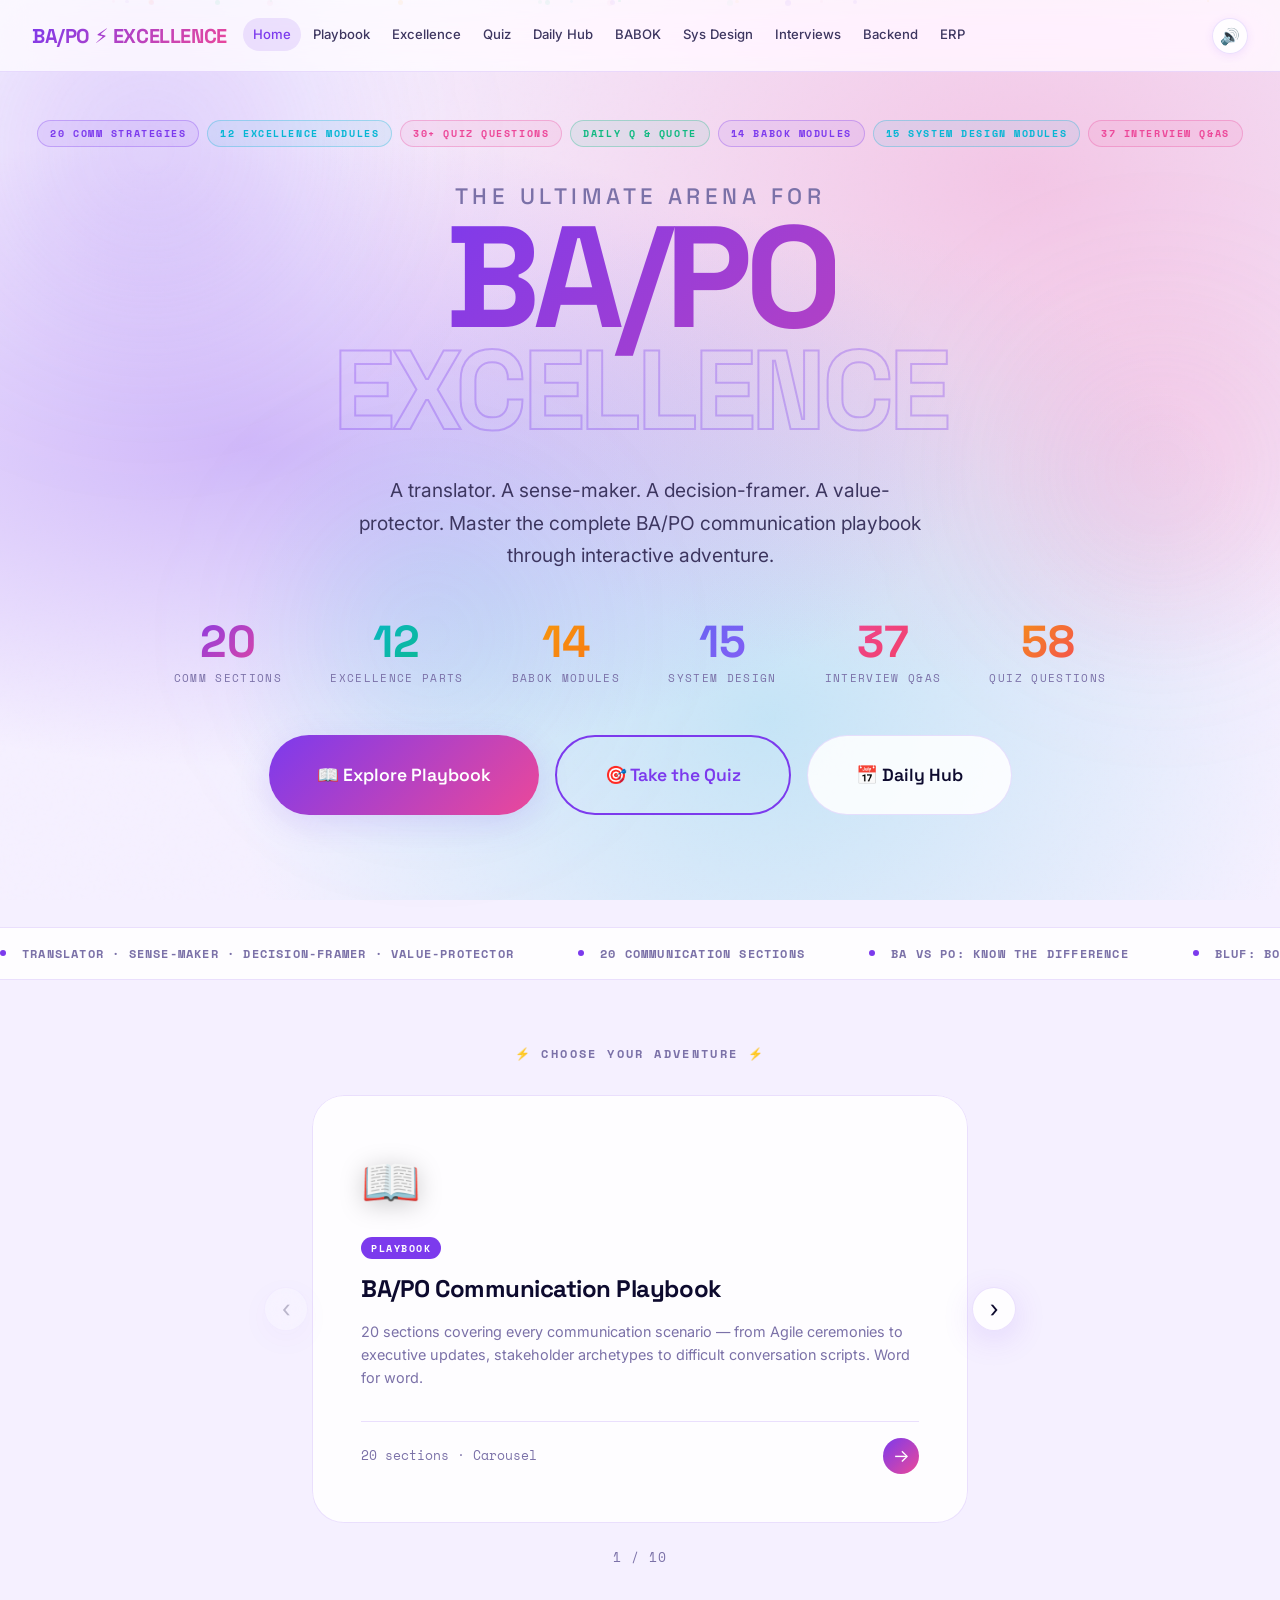
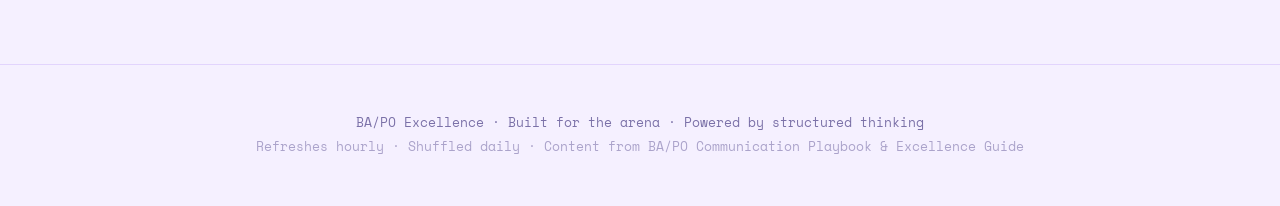
<file: index.html>
<!DOCTYPE html>
<html lang="en">
<head>
  <meta charset="UTF-8">
  <meta name="viewport" content="width=device-width, initial-scale=1.0">
  <meta name="description" content="BA/PO Excellence — The ultimate gamified adventure for Business Analysts & Product Owners">
  <meta name="theme-color" content="#7C3AED">
  <title>BA/PO Excellence — Enter the Arena</title>
  <link rel="stylesheet" href="css/main.css">
  <style>
    /* ── INDEX-SPECIFIC STYLES ─────────────────── */
    .hero-section {
      min-height: calc(100vh - var(--nav-h));
      display: flex;
      flex-direction: column;
      align-items: center;
      justify-content: center;
      text-align: center;
      padding: var(--space-2xl) var(--space-xl);
      position: relative;
    }

    .hero-badge-group {
      display: flex;
      flex-wrap: wrap;
      gap: var(--space-sm);
      justify-content: center;
      margin-bottom: var(--space-xl);
      animation: fadeInDown 0.6s var(--ease-spring) both;
    }

    .hero-badge {
      font-family: var(--font-mono);
      font-size: 0.65rem;
      font-weight: 700;
      letter-spacing: 0.15em;
      text-transform: uppercase;
      padding: 4px 12px;
      border-radius: var(--radius-full);
      border: 1px solid;
    }
    .badge-purple { color: var(--primary); border-color: rgba(124,58,237,0.3); background: rgba(124,58,237,0.08); }
    .badge-pink   { color: var(--secondary); border-color: rgba(236,72,153,0.3); background: rgba(236,72,153,0.08); }
    .badge-cyan   { color: var(--cyan); border-color: rgba(6,182,212,0.3); background: rgba(6,182,212,0.08); }
    .badge-emerald{ color: var(--emerald); border-color: rgba(16,185,129,0.3); background: rgba(16,185,129,0.08); }

    .hero-title-block {
      margin-bottom: var(--space-xl);
      animation: fadeInUp 0.7s var(--ease-spring) 0.1s both;
    }

    .title-line-1 {
      font-family: var(--font-display);
      font-size: clamp(1rem, 3vw, 1.4rem);
      font-weight: 500;
      color: var(--text-muted);
      letter-spacing: 0.2em;
      text-transform: uppercase;
      margin-bottom: var(--space-sm);
    }

    .title-line-2 {
      font-family: var(--font-display);
      font-size: clamp(3.5rem, 12vw, 9rem);
      font-weight: 700;
      line-height: 0.88;
      letter-spacing: -0.05em;
      color: var(--text);
      position: relative;
      display: block;
    }

    .title-line-2 .word-ba {
      background: var(--grad-primary);
      -webkit-background-clip: text;
      -webkit-text-fill-color: transparent;
      background-clip: text;
      background-size: 200% 200%;
      animation: gradientShift 3s ease-in-out infinite alternate;
    }

    .title-line-3 {
      font-family: var(--font-display);
      font-size: clamp(3rem, 10vw, 7rem);
      font-weight: 700;
      line-height: 0.9;
      letter-spacing: -0.04em;
      -webkit-text-stroke: 2px var(--primary);
      -webkit-text-fill-color: transparent;
      opacity: 0.3;
      display: block;
      animation: subtleFlicker 4s ease-in-out infinite;
    }

    @keyframes subtleFlicker {
      0%, 90%, 100% { opacity: 0.3; }
      92% { opacity: 0.5; }
      94% { opacity: 0.3; }
    }

    .hero-tagline {
      font-size: clamp(1rem, 2.5vw, 1.2rem);
      color: var(--text-2);
      max-width: 580px;
      line-height: 1.7;
      margin-bottom: var(--space-2xl);
      animation: fadeInUp 0.7s var(--ease-spring) 0.2s both;
    }

    .hero-cta-group {
      display: flex;
      gap: var(--space-md);
      justify-content: center;
      flex-wrap: wrap;
      animation: fadeInUp 0.7s var(--ease-spring) 0.3s both;
      margin-bottom: var(--space-3xl);
    }

    /* ── SCROLLING TICKER ──────────────────────────────── */
    .ticker-wrap {
      width: 100%;
      overflow: hidden;
      border-top: 1px solid var(--border);
      border-bottom: 1px solid var(--border);
      padding: var(--space-md) 0;
      background: var(--surface);
      backdrop-filter: blur(10px);
      -webkit-backdrop-filter: blur(10px);
      margin-bottom: var(--space-3xl);
    }

    .ticker-track {
      display: flex;
      gap: var(--space-3xl);
      animation: tickerScroll 30s linear infinite;
      width: max-content;
    }

    @keyframes tickerScroll {
      0% { transform: translateX(0); }
      100% { transform: translateX(-50%); }
    }

    .ticker-item {
      font-family: var(--font-mono);
      font-size: 0.75rem;
      font-weight: 700;
      letter-spacing: 0.1em;
      text-transform: uppercase;
      color: var(--text-muted);
      white-space: nowrap;
      display: flex;
      align-items: center;
      gap: var(--space-md);
    }

    .ticker-dot {
      width: 6px; height: 6px;
      border-radius: 50%;
      background: var(--primary);
      flex-shrink: 0;
    }

    /* ── STATS BAR ─────────────────────────────────────── */
    .stats-bar {
      display: flex;
      gap: var(--space-2xl);
      justify-content: center;
      flex-wrap: wrap;
      margin-bottom: var(--space-2xl);
      animation: fadeInUp 0.7s var(--ease-spring) 0.35s both;
    }

    .stat-item {
      text-align: center;
    }
    .stat-num {
      font-family: var(--font-display);
      font-size: clamp(1.8rem, 4vw, 2.8rem);
      font-weight: 700;
      line-height: 1;
      display: block;
    }
    .stat-label {
      font-size: 0.7rem;
      color: var(--text-muted);
      text-transform: uppercase;
      letter-spacing: 0.12em;
      margin-top: 4px;
      display: block;
      font-family: var(--font-mono);
    }

    /* ── PORTAL CAROUSEL ───────────────────────────────── */
    /* Section: no side padding — carousel handles its own spacing */
    .portals-section {
      padding: 0 0 var(--space-4xl);
    }

    .portals-section-label {
      text-align: center;
      font-family: var(--font-mono);
      font-size: 0.75rem;
      font-weight: 700;
      letter-spacing: 0.2em;
      text-transform: uppercase;
      color: var(--text-muted);
      margin-bottom: var(--space-xl);
      padding: 0 var(--space-xl);
    }

    /* Carousel wrapper: constrained width + space for arrow buttons */
    .portal-carousel {
      position: relative;
      max-width: 760px;
      width: 100%;
      margin: 0 auto;
      padding: 0 52px;   /* side space for the arrow buttons */
      box-sizing: border-box;
    }

    /* Viewport clips the sliding track — must have definite width */
    .portal-carousel-viewport {
      width: 100%;
      overflow: hidden;
      border-radius: var(--radius-xl);
    }

    /* Track: same explicit width as the viewport so 100% resolves correctly */
    .portal-carousel-track {
      display: flex;
      width: 100%;
      transition: transform 0.4s var(--ease-spring);
      will-change: transform;
    }

    /* Each card = exactly one viewport width, no shrink/grow */
    .portal-carousel-track .portal-card {
      flex: 0 0 100%;
      width: 100%;
      min-width: 0;
      /* Ensure card content can wrap and expand height freely */
      height: auto;
      box-sizing: border-box;
    }

    .portal-carousel-btn {
      position: absolute;
      top: 50%;
      transform: translateY(-50%);
      width: 44px; height: 44px;
      border-radius: 50%;
      background: var(--surface);
      border: 1px solid var(--border);
      color: var(--text);
      font-size: 1.5rem;
      line-height: 1;
      display: flex;
      align-items: center;
      justify-content: center;
      box-shadow: var(--shadow-md);
      backdrop-filter: blur(10px);
      -webkit-backdrop-filter: blur(10px);
      transition: all var(--dur-fast) var(--ease-spring);
      z-index: 10;
      cursor: pointer;
    }

    .portal-carousel-btn:hover:not(:disabled) {
      transform: translateY(-50%) scale(1.12);
      border-color: var(--primary);
      color: var(--primary);
      background: rgba(124,58,237,0.08);
      box-shadow: var(--shadow-lg);
    }

    .portal-carousel-btn:active:not(:disabled) {
      transform: translateY(-50%) scale(0.95);
    }

    .portal-carousel-btn:disabled {
      opacity: 0.25;
      cursor: not-allowed;
    }

    .portal-carousel-prev { left: 4px; }
    .portal-carousel-next { right: 4px; }

    .portal-carousel-footer {
      display: flex;
      align-items: center;
      justify-content: center;
      margin-top: var(--space-lg);
    }

    .portal-counter {
      font-family: var(--font-mono);
      font-size: 0.8rem;
      color: var(--text-muted);
      letter-spacing: 0.08em;
    }

    @media (max-width: 600px) {
      .portal-carousel {
        padding: 0 40px;
      }
      .portal-carousel-btn { width: 36px; height: 36px; font-size: 1.25rem; }
      .portal-carousel-prev { left: 2px; }
      .portal-carousel-next { right: 2px; }
    }

    /* ── FOOTER ───────────────────────────────────────── */
    .site-footer {
      text-align: center;
      padding: var(--space-2xl);
      border-top: 1px solid var(--border);
      font-size: 0.8rem;
      color: var(--text-muted);
      font-family: var(--font-mono);
    }
  </style>
</head>
<body>
  <!-- Background -->
  <div class="page-bg"></div>
  <div class="orb orb-1"></div>
  <div class="orb orb-2"></div>
  <div class="orb orb-3"></div>
  <div class="particles"></div>
  <div id="resultFlash" class="result-flash"></div>

  <!-- Navbar -->
  <nav class="navbar">
    <span class="navbar-logo">BA/PO ⚡<span class="logo-xl"> EXCELLENCE</span></span>
    <div class="navbar-nav" id="navbarNav">
      <a href="index.html"      class="nav-link">Home</a>
      <a href="playbook.html"   class="nav-link">Playbook</a>
      <a href="excellence.html" class="nav-link">Excellence</a>
      <a href="quiz.html"       class="nav-link">Quiz</a>
      <a href="daily.html"      class="nav-link">Daily Hub</a>
      <a href="babok.html"      class="nav-link">BABOK</a>
      <a href="sysdesign.html"  class="nav-link">Sys Design</a>
      <a href="interviews.html" class="nav-link">Interviews</a>
      <a href="backend.html"    class="nav-link">Backend</a>
      <a href="erp.html"        class="nav-link">ERP</a>
    </div>
    <div class="navbar-actions">
      <button id="soundToggle" class="theme-btn" title="Toggle sound" aria-label="Toggle sound">🔊</button>
      <button class="hamburger-btn" id="mobileMenuBtn" aria-label="Toggle navigation" aria-expanded="false">
        <span></span><span></span><span></span>
      </button>
    </div>
  </nav>

  <!-- Main -->
  <main class="page-content">
    <!-- HERO -->
    <section class="hero-section">
      <div class="hero-badge-group">
        <span class="hero-badge badge-purple">20 Comm Strategies</span>
        <span class="hero-badge badge-cyan">12 Excellence Modules</span>
        <span class="hero-badge badge-pink">30+ Quiz Questions</span>
        <span class="hero-badge badge-emerald">Daily Q & Quote</span>
        <span class="hero-badge badge-purple">14 BABOK Modules</span>
        <span class="hero-badge badge-cyan">15 System Design Modules</span>
        <span class="hero-badge badge-pink">37 Interview Q&As</span>
      </div>

      <div class="hero-title-block">
        <span class="title-line-1">The Ultimate Arena for</span>
        <span class="title-line-2"><span class="word-ba">BA/PO</span></span>
        <span class="title-line-3">EXCELLENCE</span>
      </div>

      <p class="hero-tagline">
        A translator. A sense-maker. A decision-framer. A value-protector.
        Master the complete BA/PO communication playbook through interactive adventure.
      </p>

      <div class="stats-bar">
        <div class="stat-item">
          <span class="stat-num" style="background:var(--grad-primary);-webkit-background-clip:text;-webkit-text-fill-color:transparent;background-clip:text;">20</span>
          <span class="stat-label">Comm Sections</span>
        </div>
        <div class="stat-item">
          <span class="stat-num" style="background:linear-gradient(135deg,#06B6D4,#10B981);-webkit-background-clip:text;-webkit-text-fill-color:transparent;background-clip:text;">12</span>
          <span class="stat-label">Excellence Parts</span>
        </div>
        <div class="stat-item">
          <span class="stat-num" style="background:linear-gradient(135deg,#F59E0B,#F97316);-webkit-background-clip:text;-webkit-text-fill-color:transparent;background-clip:text;">14</span>
          <span class="stat-label">BABOK Modules</span>
        </div>
        <div class="stat-item">
          <span class="stat-num" style="background:linear-gradient(135deg,#6366F1,#8B5CF6);-webkit-background-clip:text;-webkit-text-fill-color:transparent;background-clip:text;">15</span>
          <span class="stat-label">System Design</span>
        </div>
        <div class="stat-item">
          <span class="stat-num" style="background:linear-gradient(135deg,#EC4899,#F43F5E);-webkit-background-clip:text;-webkit-text-fill-color:transparent;background-clip:text;">37</span>
          <span class="stat-label">Interview Q&As</span>
        </div>
        <div class="stat-item">
          <span class="stat-num" style="background:linear-gradient(135deg,#F59E0B,#F43F5E);-webkit-background-clip:text;-webkit-text-fill-color:transparent;background-clip:text;">58</span>
          <span class="stat-label">Quiz Questions</span>
        </div>
      </div>

      <div class="hero-cta-group">
        <a href="playbook.html" class="btn btn-primary btn-lg">📖 Explore Playbook</a>
        <a href="quiz.html"     class="btn btn-outline btn-lg">🎯 Take the Quiz</a>
        <a href="daily.html"    class="btn btn-ghost btn-lg">📅 Daily Hub</a>
      </div>
    </section>

    <!-- TICKER -->
    <div class="ticker-wrap" aria-hidden="true">
      <div class="ticker-track" id="tickerTrack">
        <!-- Populated by JS -->
      </div>
    </div>

    <!-- PORTALS -->
    <section class="portals-section">
      <p class="portals-section-label">⚡ Choose your adventure ⚡</p>
      <div class="portal-carousel">
        <div class="portal-carousel-viewport">
          <div class="portal-carousel-track" id="portalCarouselTrack">

            <a href="playbook.html" class="portal-card portal-playbook" aria-label="BA/PO Communication Playbook">
              <span class="portal-icon">📖</span>
              <span class="portal-tag">PLAYBOOK</span>
              <h2 class="portal-title">BA/PO Communication Playbook</h2>
              <p class="portal-desc">20 sections covering every communication scenario — from Agile ceremonies to executive updates, stakeholder archetypes to difficult conversation scripts. Word for word.</p>
              <div class="portal-meta">
                <span class="portal-count">20 sections · Carousel</span>
                <span class="portal-arrow">→</span>
              </div>
            </a>

            <a href="excellence.html" class="portal-card portal-excellence" aria-label="BA/PO Excellence Guide">
              <span class="portal-icon">⚡</span>
              <span class="portal-tag">EXCELLENCE</span>
              <h2 class="portal-title">BA/PO Excellence Guide</h2>
              <p class="portal-desc">12 modules covering elite BA/PO standards — requirements gathering, stakeholder management, backlog hygiene, UAT, metrics, and the exemplary mindset.</p>
              <div class="portal-meta">
                <span class="portal-count">12 modules · Carousel</span>
                <span class="portal-arrow">→</span>
              </div>
            </a>

            <a href="quiz.html" class="portal-card portal-quiz" aria-label="Rapid Fire Quiz">
              <span class="portal-icon">🎯</span>
              <span class="portal-tag">QUIZ ARENA</span>
              <h2 class="portal-title">Rapid Fire Quiz</h2>
              <p class="portal-desc">30 questions. 10 seconds each. Test everything from BLUF to RAID logs, stakeholder archetypes to the Communication Ladder. Earn XP. Break your high score.</p>
              <div class="portal-meta">
                <span class="portal-count">30 questions · Timed</span>
                <span class="portal-arrow">→</span>
              </div>
            </a>

            <a href="daily.html" class="portal-card portal-daily" aria-label="Daily Hub">
              <span class="portal-icon">📅</span>
              <span class="portal-tag">DAILY HUB</span>
              <h2 class="portal-title">Daily Hub</h2>
              <p class="portal-desc">Quote of the Day. Question of the Day. Rapid Fire deck. All shuffled daily using a seeded algorithm — fresh insights every morning, consistent through the day.</p>
              <div class="portal-meta">
                <span class="portal-count">Daily refresh · Seeded</span>
                <span class="portal-arrow">→</span>
              </div>
            </a>

            <a href="excellence.html#mindset" class="portal-card portal-mission" aria-label="The Exemplary Mindset">
              <span class="portal-icon">🧠</span>
              <span class="portal-tag">MINDSET</span>
              <h2 class="portal-title">The Exemplary BA/PO Mindset</h2>
              <p class="portal-desc">"You are the voice of the user. The protector of why. The translator. The realist." The complete exemplary mindset, skill progression, and 90-day plan.</p>
              <div class="portal-meta">
                <span class="portal-count">Skills · Career path</span>
                <span class="portal-arrow">→</span>
              </div>
            </a>

            <a href="babok.html" class="portal-card" style="--portal-accent:#F59E0B" aria-label="BABOK Guide">
              <span class="portal-icon">📚</span>
              <span class="portal-tag" style="color:#F59E0B;border-color:rgba(245,158,11,0.3);background:rgba(245,158,11,0.08)">BABOK</span>
              <h2 class="portal-title">BABOK Guide</h2>
              <p class="portal-desc">Complete BABOK v3 coverage — all 6 knowledge areas, Bloom's Taxonomy, Business Analysis Planning, Strategy Analysis, and CBAP/CCBA certification prep.</p>
              <div class="portal-meta">
                <span class="portal-count">14 modules · Carousel</span>
                <span class="portal-arrow">→</span>
              </div>
            </a>

            <a href="sysdesign.html" class="portal-card" style="--portal-accent:#6366F1" aria-label="System Design Guide">
              <span class="portal-icon">🏗️</span>
              <span class="portal-tag" style="color:#6366F1;border-color:rgba(99,102,241,0.3);background:rgba(99,102,241,0.08)">SYSTEM DESIGN</span>
              <h2 class="portal-title">System Design Guide</h2>
              <p class="portal-desc">The BA/PO system design interview framework — 14-step process, architecture concepts, deliverables checklist, prioritization, acceptance criteria, and MVP templates.</p>
              <div class="portal-meta">
                <span class="portal-count">15 modules · Carousel</span>
                <span class="portal-arrow">→</span>
              </div>
            </a>

            <a href="interviews.html" class="portal-card" style="--portal-accent:#EC4899" aria-label="Interview Q&A">
              <span class="portal-icon">🎤</span>
              <span class="portal-tag" style="color:#EC4899;border-color:rgba(236,72,153,0.3);background:rgba(236,72,153,0.08)">INTERVIEWS</span>
              <h2 class="portal-title">Interview Q&amp;A</h2>
              <p class="portal-desc">37 interview questions with model answers — core BA skills, SQL tools, STAR behavioral, Agile & Scrum, banking/fintech domain knowledge, and case studies.</p>
              <div class="portal-meta">
                <span class="portal-count">37 Q&As · 10 modules</span>
                <span class="portal-arrow">→</span>
              </div>
            </a>

            <a href="backend.html" class="portal-card" style="--portal-accent:#0EA5E9" aria-label="Backend Fundamentals">
              <span class="portal-icon">⚙️</span>
              <span class="portal-tag" style="color:#0EA5E9;border-color:rgba(14,165,233,0.3);background:rgba(14,165,233,0.08)">BACKEND</span>
              <h2 class="portal-title">Backend Fundamentals</h2>
              <p class="portal-desc">Core backend concepts for BAs & POs — APIs, databases, microservices, authentication, caching, and system integration patterns explained in business terms.</p>
              <div class="portal-meta">
                <span class="portal-count">Modules · Carousel</span>
                <span class="portal-arrow">→</span>
              </div>
            </a>

            <a href="erp.html" class="portal-card" style="--portal-accent:#8B5CF6" aria-label="ERP Guide">
              <span class="portal-icon">🏢</span>
              <span class="portal-tag" style="color:#8B5CF6;border-color:rgba(139,92,246,0.3);background:rgba(139,92,246,0.08)">ERP</span>
              <h2 class="portal-title">ERP Guide</h2>
              <p class="portal-desc">Enterprise Resource Planning from a BA/PO lens — modules, business processes, integration touchpoints, data flows, and how to gather requirements for ERP implementations.</p>
              <div class="portal-meta">
                <span class="portal-count">Modules · Carousel</span>
                <span class="portal-arrow">→</span>
              </div>
            </a>

          </div><!-- /track -->
        </div><!-- /viewport -->
        <button class="portal-carousel-btn portal-carousel-prev" id="portalPrev" aria-label="Previous portal">‹</button>
        <button class="portal-carousel-btn portal-carousel-next" id="portalNext" aria-label="Next portal">›</button>
      </div><!-- /carousel -->
      <div class="portal-carousel-footer">
        <span class="portal-counter" id="portalCounter">1 / 10</span>
      </div>
    </section>

    <!-- FOOTER -->
    <footer class="site-footer">
      <p>BA/PO Excellence · Built for the arena · Powered by structured thinking</p>
      <p style="margin-top:4px;opacity:0.6">Refreshes hourly · Shuffled daily · Content from BA/PO Communication Playbook & Excellence Guide</p>
    </footer>
  </main>

  <script src="js/data.js"></script>
  <script src="js/engine.js"></script>
  <script src="js/sounds.js"></script>
  <script src="js/app.js"></script>
  <script>
    // ── PORTAL CAROUSEL ──────────────────────────────────
    function initPortalCarousel() {
      const track = document.getElementById('portalCarouselTrack');
      const prevBtn = document.getElementById('portalPrev');
      const nextBtn = document.getElementById('portalNext');
      const counter = document.getElementById('portalCounter');
      if (!track) return;

      const cards = Array.from(track.querySelectorAll('.portal-card'));
      const total = cards.length;
      let current = 0;

      // Pin each card to exactly the viewport width (cross-browser reliable)
      function syncWidths() {
        const vpW = track.parentElement.offsetWidth;
        cards.forEach(c => { c.style.width = vpW + 'px'; });
      }
      syncWidths();
      window.addEventListener('resize', syncWidths);

      function update() {
        track.style.transform = 'translateX(-' + (current * 100) + '%)';
        if (counter) counter.textContent = (current + 1) + ' / ' + total;
        prevBtn.disabled = current === 0;
        nextBtn.disabled = current === total - 1;
      }

      function goTo(idx) {
        current = Math.max(0, Math.min(total - 1, idx));
        update();
        if (window.SoundEngine) SoundEngine.hover();
      }

      prevBtn.addEventListener('click', () => goTo(current - 1));
      nextBtn.addEventListener('click', () => goTo(current + 1));

      // Touch / swipe support
      let touchStartX = 0;
      const viewport = track.parentElement;
      viewport.addEventListener('touchstart', e => { touchStartX = e.touches[0].clientX; }, { passive: true });
      viewport.addEventListener('touchend', e => {
        const diff = touchStartX - e.changedTouches[0].clientX;
        if (Math.abs(diff) > 50) goTo(diff > 0 ? current + 1 : current - 1);
      });

      update();
    }

    // ── TICKER POPULATION ─────────────────────────
    function populateTicker() {
      const items = [
        'Translator · Sense-maker · Decision-framer · Value-protector',
        '20 Communication Sections',
        'BA vs PO: Know the difference',
        'BLUF: Bottom Line Up Front',
        'The Communication Ladder: 5 Levels',
        '15 Stakeholder Archetypes',
        'RAID: Risk · Assumption · Issue · Dependency',
        'The Five Levels of Why',
        '30 Rapid Fire Quiz Questions',
        'Daily Quote · Daily Question · Daily Streak',
        '"Agile does not remove the need for clarity"',
        '"A BA/PO without backbone becomes a note-taker"',
        '"Plan for 80% of theoretical capacity"',
      ];
      const track = document.getElementById('tickerTrack');
      if (!track) return;
      // Double for seamless loop
      const allItems = [...items, ...items];
      track.innerHTML = allItems.map(item => `
        <span class="ticker-item">
          <span class="ticker-dot"></span>
          ${item}
        </span>
      `).join('');
    }

    // ── INIT ─────────────────────────────────────
    document.addEventListener('DOMContentLoaded', () => {
      initApp();
      initPortalCards();
      initPortalCarousel();
      populateTicker();

      // Animate stat numbers
      document.querySelectorAll('.stat-num').forEach(el => {
        const target = parseInt(el.textContent);
        let current = 0;
        const step = target / 30;
        const interval = setInterval(() => {
          current = Math.min(target, current + step);
          el.textContent = Math.round(current);
          if (current >= target) clearInterval(interval);
        }, 40);
      });
    });
  </script>
</body>
</html>
</file>
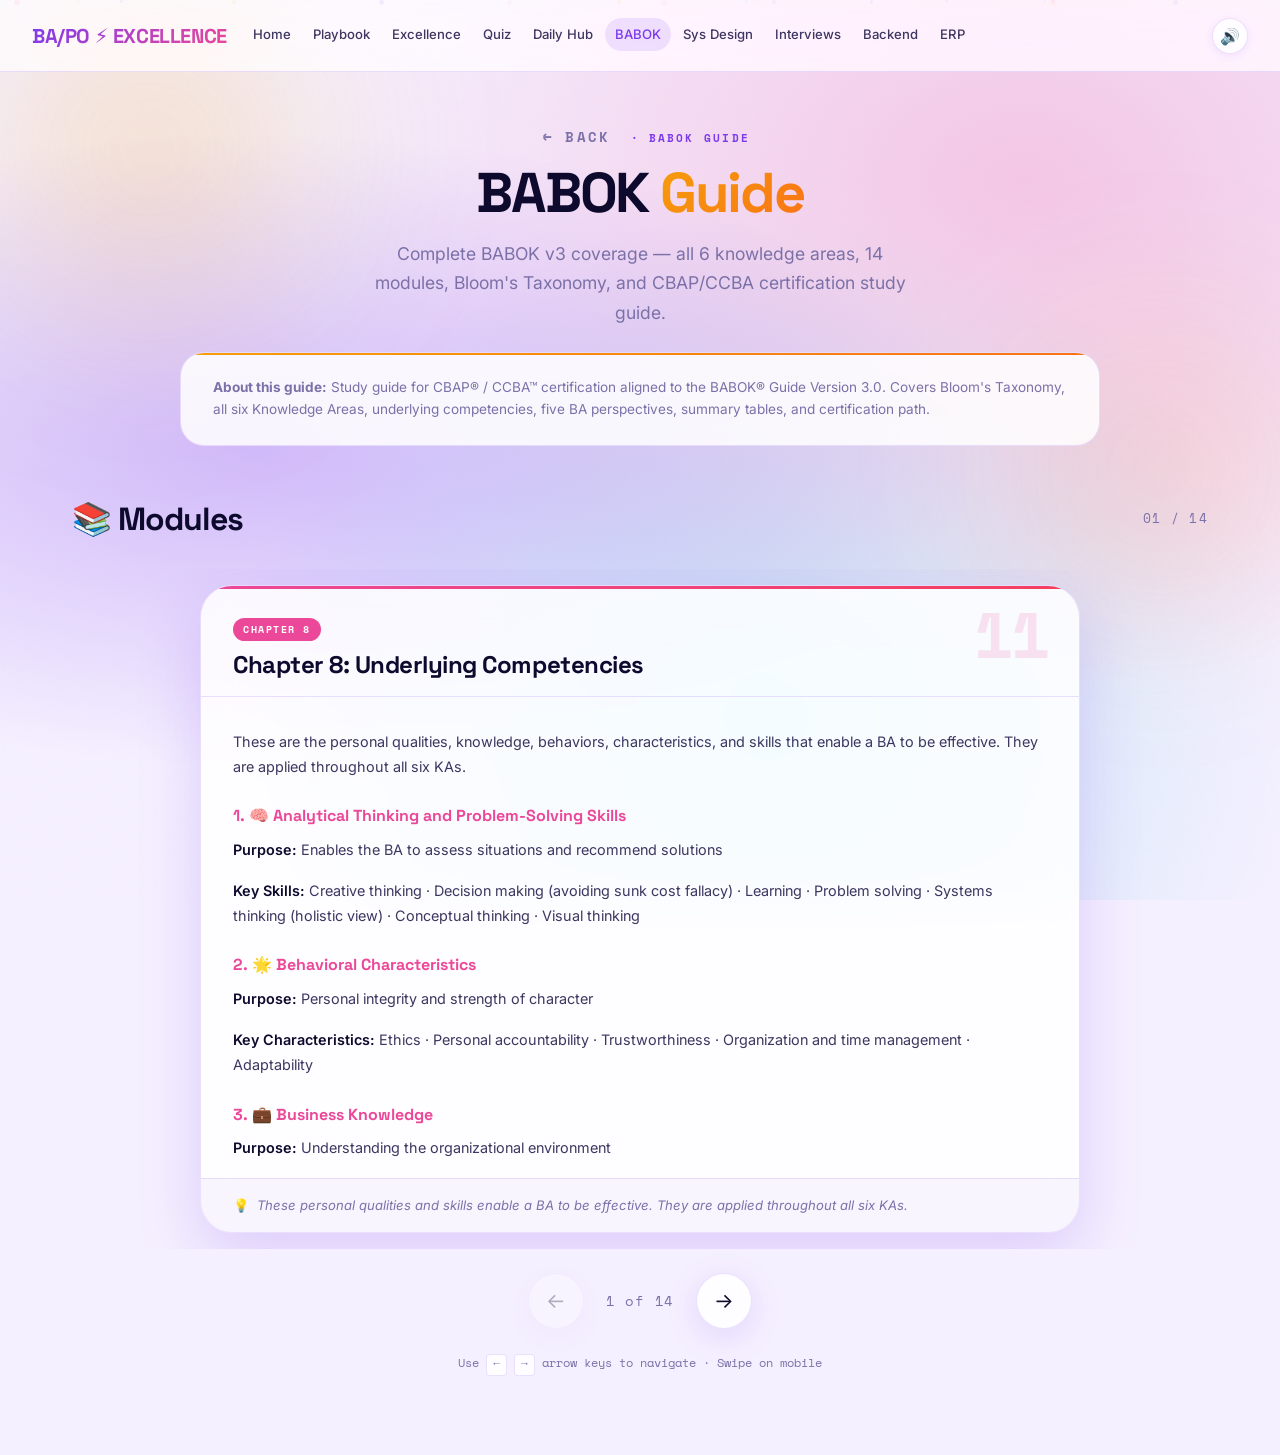
<file: babok.html>
<!DOCTYPE html>
<html lang="en">
<head>
  <meta charset="UTF-8">
  <meta name="viewport" content="width=device-width, initial-scale=1.0">
  <meta name="description" content="BABOK Guide — 14 modules covering all BABOK v3 knowledge areas and certification prep">
  <title>BABOK Guide · BA/PO Excellence</title>
  <link rel="stylesheet" href="css/main.css">
</head>
<body>
  <div class="page-bg"></div>
  <div class="orb orb-1" style="background:radial-gradient(circle,rgba(245,158,11,0.25) 0%,transparent 70%)"></div>
  <div class="orb orb-2" style="background:radial-gradient(circle,rgba(249,115,22,0.2) 0%,transparent 70%)"></div>
  <div class="particles"></div>
  <div id="resultFlash" class="result-flash"></div>

  <!-- Navbar -->
  <nav class="navbar">
    <a href="index.html" class="navbar-logo">BA/PO ⚡<span class="logo-xl"> EXCELLENCE</span></a>
    <div class="navbar-nav" id="navbarNav">
      <a href="index.html"      class="nav-link">Home</a>
      <a href="playbook.html"   class="nav-link">Playbook</a>
      <a href="excellence.html" class="nav-link">Excellence</a>
      <a href="quiz.html"       class="nav-link">Quiz</a>
      <a href="daily.html"      class="nav-link">Daily Hub</a>
      <a href="babok.html"      class="nav-link">BABOK</a>
      <a href="sysdesign.html"  class="nav-link">Sys Design</a>
      <a href="interviews.html" class="nav-link">Interviews</a>
      <a href="backend.html"    class="nav-link">Backend</a>
      <a href="erp.html"        class="nav-link">ERP</a>
    </div>
    <div class="navbar-actions">
      <button id="soundToggle" class="theme-btn" title="Toggle sound" aria-label="Toggle sound">🔊</button>
      <button class="hamburger-btn" id="mobileMenuBtn" aria-label="Toggle navigation" aria-expanded="false">
        <span></span><span></span><span></span>
      </button>
    </div>
  </nav>

  <!-- Main -->
  <main class="page-content">
    <header class="page-header">
      <div class="page-eyebrow">
        <a href="index.html" class="back-link">← Back</a>
        <span>·</span>
        <span>BABOK Guide</span>
      </div>
      <h1 class="page-h1">
        BABOK <span class="accent" style="background:linear-gradient(135deg,#F59E0B,#F97316);-webkit-background-clip:text;background-clip:text;">Guide</span>
      </h1>
      <p class="page-subtitle">
        Complete BABOK v3 coverage — all 6 knowledge areas, 14 modules, Bloom's Taxonomy, and CBAP/CCBA certification study guide.
      </p>
    </header>

    <!-- Intro Banner -->
    <div class="intro-banner" id="introBanner" style="--grad-primary:linear-gradient(135deg,#F59E0B,#F97316)"></div>

    <!-- Carousel Section -->
    <section class="carousel-section" aria-label="BABOK guide carousel">
      <div class="carousel-header">
        <h2 class="carousel-title">📚 Modules</h2>
        <span class="carousel-counter" id="carouselCounter" aria-live="polite">01 / 14</span>
      </div>

      <div class="carousel-track-wrapper" id="carouselWrapper" role="region" aria-label="Module content">
        <!-- Card rendered by JS -->
      </div>

      <nav class="carousel-nav" aria-label="Carousel navigation">
        <button id="prevBtn" class="nav-arrow" aria-label="Previous module" disabled>←</button>
        <span class="nav-progress" id="navProgress" aria-live="polite">1 of 14</span>
        <button id="nextBtn" class="nav-arrow" aria-label="Next module">→</button>
      </nav>

      <p class="keyboard-hint">
        Use <kbd class="kbd">←</kbd> <kbd class="kbd">→</kbd> arrow keys to navigate · Swipe on mobile
      </p>
    </section>
  </main>

  <script src="js/data.js"></script>
  <script src="js/data-babok.js"></script>
  <script src="js/engine.js"></script>
  <script src="js/sounds.js"></script>
  <script src="js/app.js"></script>
  <script>
    document.addEventListener('DOMContentLoaded', () => {
      initApp();

      // Populate intro banner
      const banner = document.getElementById('introBanner');
      if (banner && window.BABOK_DATA) {
        banner.innerHTML = `<strong>About this guide:</strong> ${BABOK_DATA.BABOK_INTRO.replace(/\n/g,'<br>')}`;
      }

      // Build carousel with hourly shuffle
      const sections = window.Engine
        ? Engine.getHourlyCardOrder(BABOK_DATA.BABOK_SECTIONS)
        : BABOK_DATA.BABOK_SECTIONS;

      App.createCarousel(sections, App.renderContentCard);

      // Award XP
      if (window.Engine) {
        Engine.addXP(5);
        App.updateXPBadge();
      }
    });
  </script>
</body>
</html>
</file>
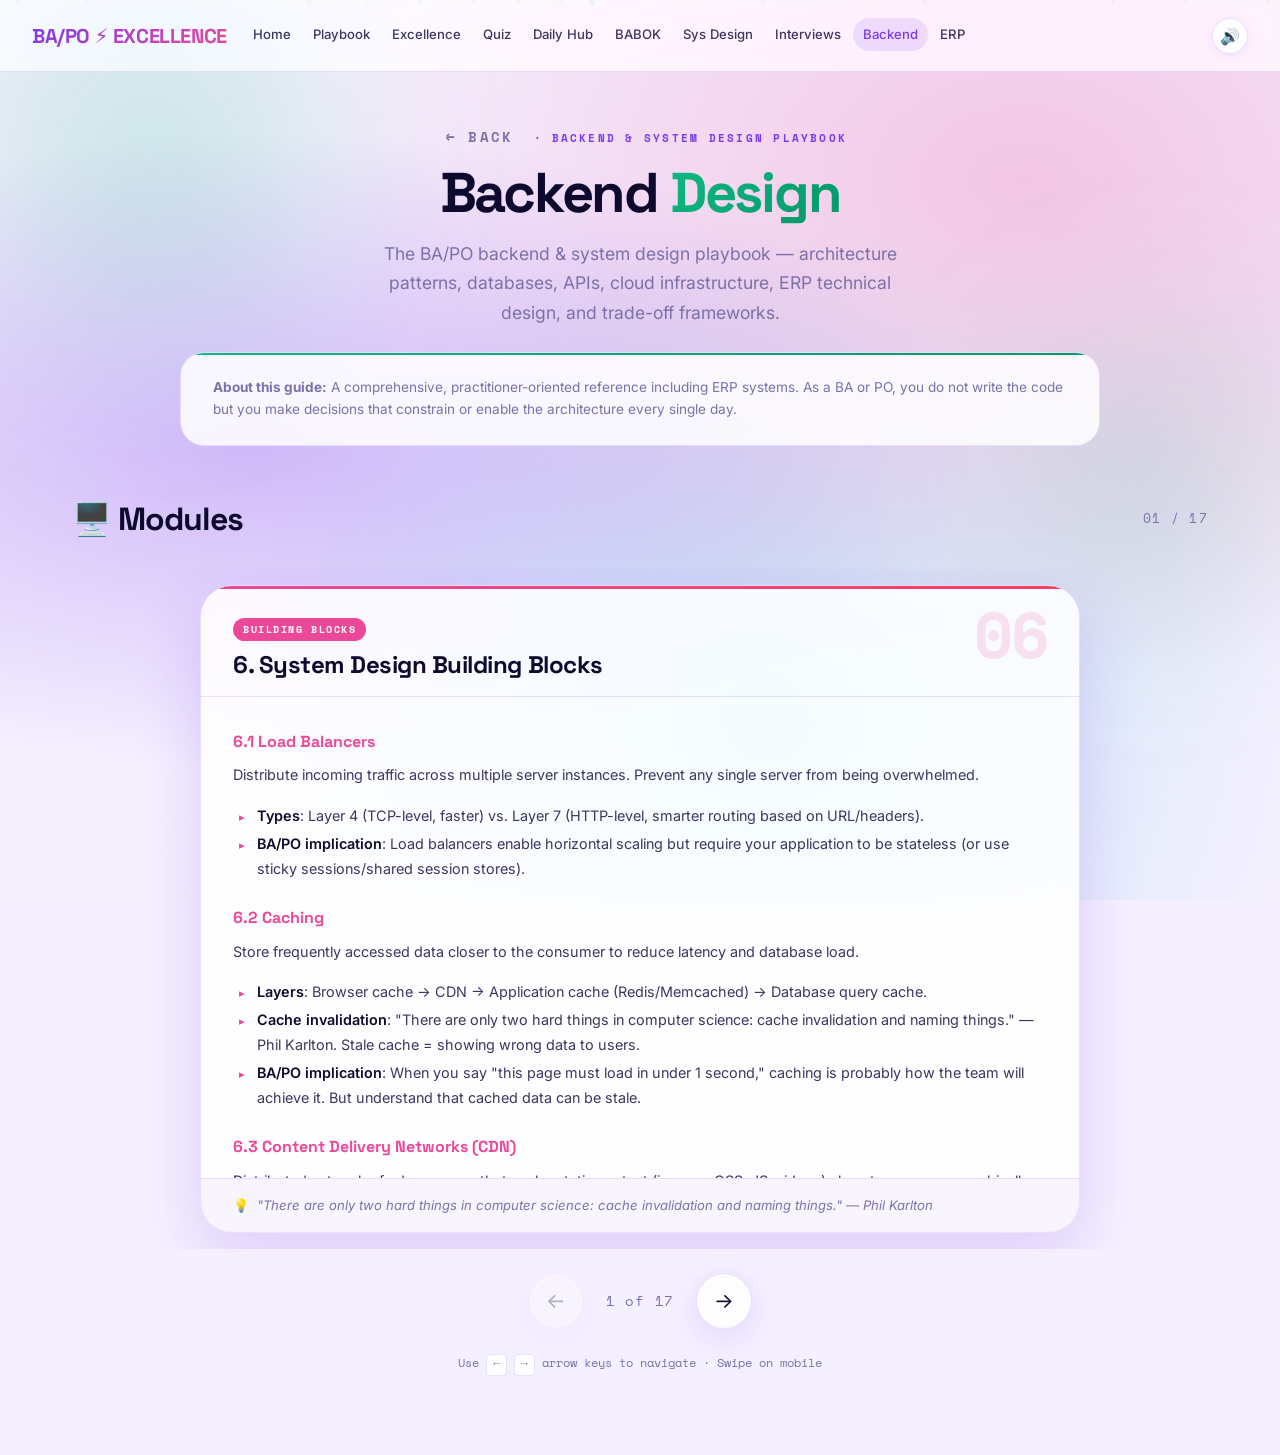
<file: backend.html>
<!DOCTYPE html>
<html lang="en">
<head>
  <meta charset="UTF-8">
  <meta name="viewport" content="width=device-width, initial-scale=1.0">
  <meta name="description" content="Backend & System Design Playbook — 17 modules covering backend architecture, databases, APIs, cloud, ERP technical design, and estimation frameworks for BAs and POs">
  <title>Backend Guide · BA/PO Excellence</title>
  <link rel="stylesheet" href="css/main.css">
</head>
<body>
  <div class="page-bg"></div>
  <div class="orb orb-1" style="background:radial-gradient(circle,rgba(16,185,129,0.25) 0%,transparent 70%)"></div>
  <div class="orb orb-2" style="background:radial-gradient(circle,rgba(5,150,105,0.2) 0%,transparent 70%)"></div>
  <div class="particles"></div>
  <div id="resultFlash" class="result-flash"></div>

  <!-- Navbar -->
  <nav class="navbar">
    <a href="index.html" class="navbar-logo">BA/PO ⚡<span class="logo-xl"> EXCELLENCE</span></a>
    <div class="navbar-nav" id="navbarNav">
      <a href="index.html"      class="nav-link">Home</a>
      <a href="playbook.html"   class="nav-link">Playbook</a>
      <a href="excellence.html" class="nav-link">Excellence</a>
      <a href="quiz.html"       class="nav-link">Quiz</a>
      <a href="daily.html"      class="nav-link">Daily Hub</a>
      <a href="babok.html"      class="nav-link">BABOK</a>
      <a href="sysdesign.html"  class="nav-link">Sys Design</a>
      <a href="interviews.html" class="nav-link">Interviews</a>
      <a href="backend.html"    class="nav-link">Backend</a>
      <a href="erp.html"        class="nav-link">ERP</a>
    </div>
    <div class="navbar-actions">
      <button id="soundToggle" class="theme-btn" title="Toggle sound" aria-label="Toggle sound">🔊</button>
      <button class="hamburger-btn" id="mobileMenuBtn" aria-label="Toggle navigation" aria-expanded="false">
        <span></span><span></span><span></span>
      </button>
    </div>
  </nav>

  <!-- Main -->
  <main class="page-content">
    <header class="page-header">
      <div class="page-eyebrow">
        <a href="index.html" class="back-link">← Back</a>
        <span>·</span>
        <span>Backend &amp; System Design Playbook</span>
      </div>
      <h1 class="page-h1">
        Backend <span class="accent" style="background:linear-gradient(135deg,#10B981,#059669);-webkit-background-clip:text;background-clip:text;">Design</span>
      </h1>
      <p class="page-subtitle">
        The BA/PO backend &amp; system design playbook — architecture patterns, databases, APIs, cloud infrastructure, ERP technical design, and trade-off frameworks.
      </p>
    </header>

    <!-- Intro Banner -->
    <div class="intro-banner" id="introBanner" style="--grad-primary:linear-gradient(135deg,#10B981,#059669)"></div>

    <!-- Carousel Section -->
    <section class="carousel-section" aria-label="Backend guide carousel">
      <div class="carousel-header">
        <h2 class="carousel-title">🖥️ Modules</h2>
        <span class="carousel-counter" id="carouselCounter" aria-live="polite">01 / 17</span>
      </div>

      <div class="carousel-track-wrapper" id="carouselWrapper" role="region" aria-label="Module content">
        <!-- Card rendered by JS -->
      </div>

      <nav class="carousel-nav" aria-label="Carousel navigation">
        <button id="prevBtn" class="nav-arrow" aria-label="Previous module" disabled>←</button>
        <span class="nav-progress" id="navProgress" aria-live="polite">1 of 17</span>
        <button id="nextBtn" class="nav-arrow" aria-label="Next module">→</button>
      </nav>

      <p class="keyboard-hint">
        Use <kbd class="kbd">←</kbd> <kbd class="kbd">→</kbd> arrow keys to navigate · Swipe on mobile
      </p>
    </section>
  </main>

  <script src="js/data.js"></script>
  <script src="js/data-backend.js"></script>
  <script src="js/data-backend-1.js"></script>
  <script src="js/data-backend-2.js"></script>
  <script src="js/data-backend-3.js"></script>
  <script src="js/data-backend-4.js"></script>
  <script src="js/engine.js"></script>
  <script src="js/sounds.js"></script>
  <script src="js/app.js"></script>
  <script>
    document.addEventListener('DOMContentLoaded', () => {
      initApp();

      // Populate intro banner
      const banner = document.getElementById('introBanner');
      if (banner && window.BACKEND_DATA) {
        banner.innerHTML = `<strong>About this guide:</strong> ${BACKEND_DATA.BACKEND_INTRO.replace(/\n/g,'<br>')}`;
      }

      // Build carousel with hourly shuffle
      const sections = window.Engine
        ? Engine.getHourlyCardOrder(BACKEND_DATA.BACKEND_SECTIONS)
        : BACKEND_DATA.BACKEND_SECTIONS;

      App.createCarousel(sections, App.renderContentCard);

      // Award XP
      if (window.Engine) {
        Engine.addXP(5);
        App.updateXPBadge();
      }
    });
  </script>
</body>
</html>
</file>
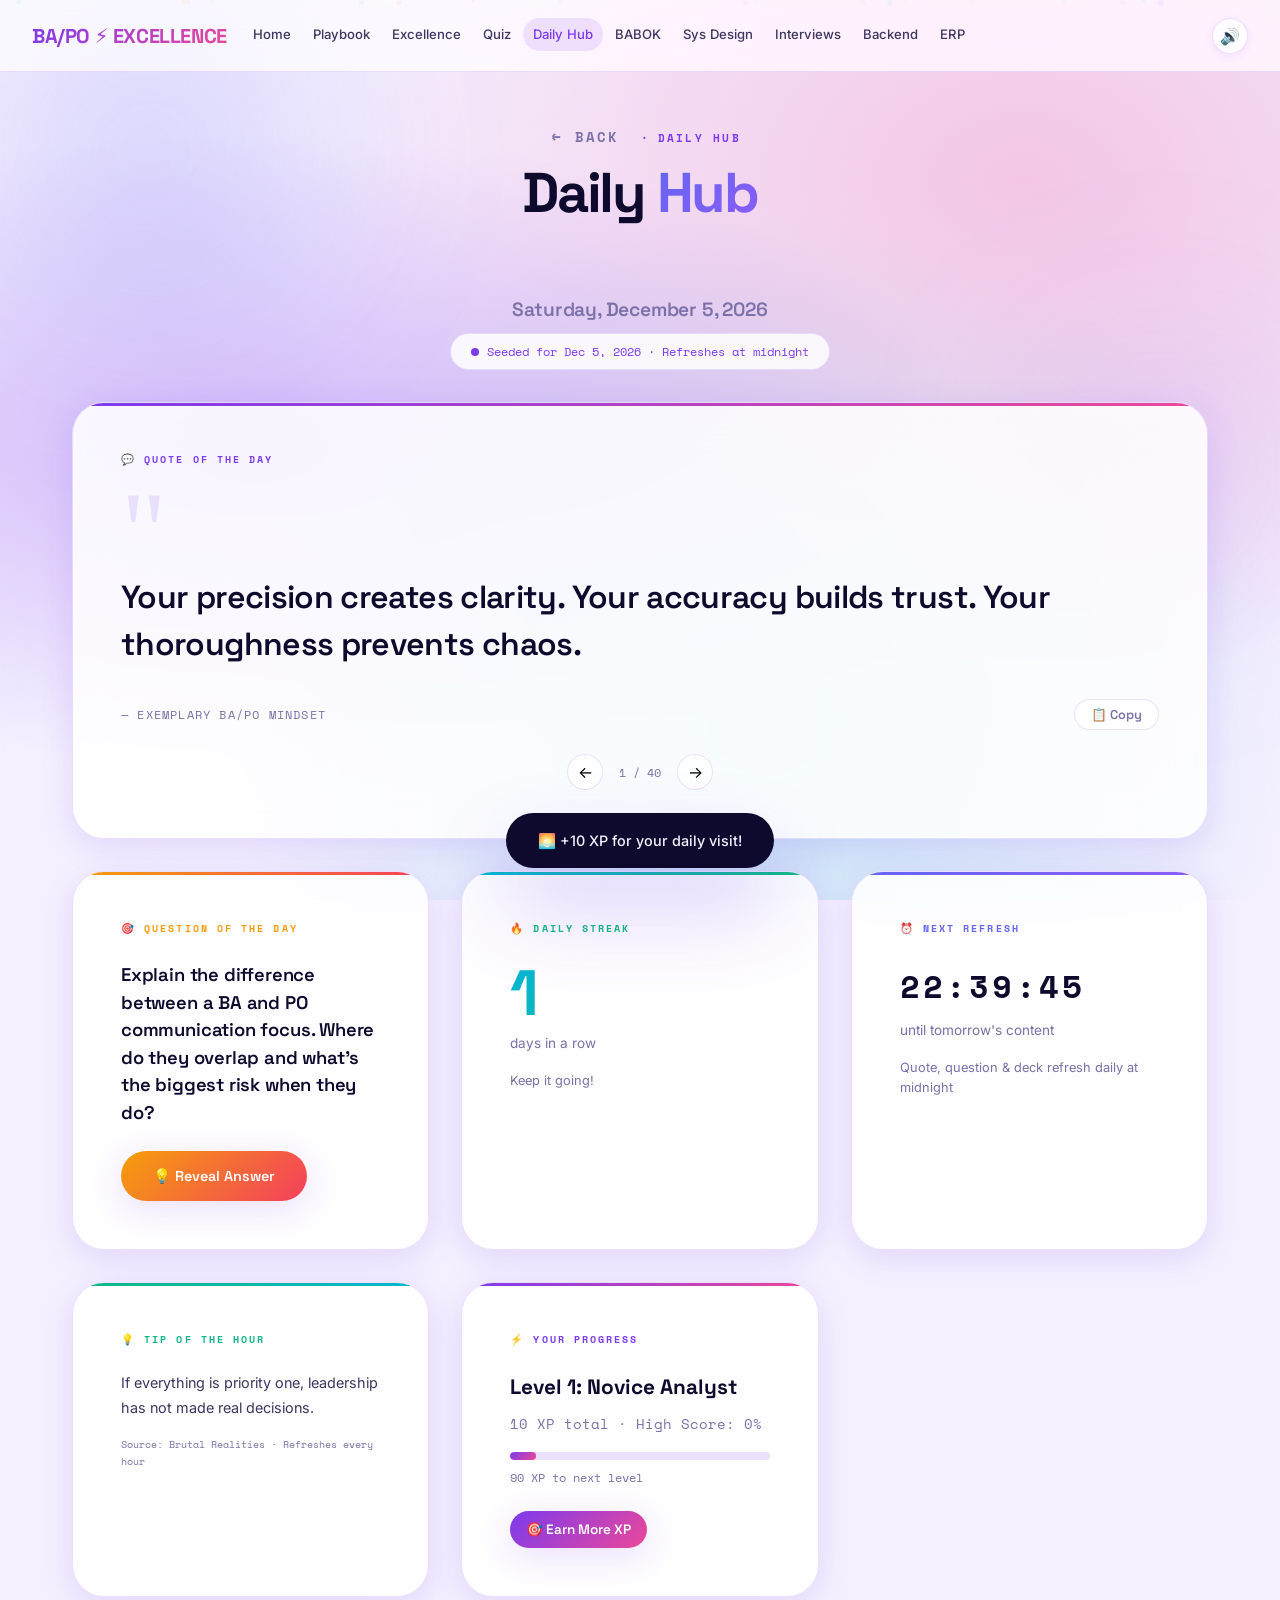
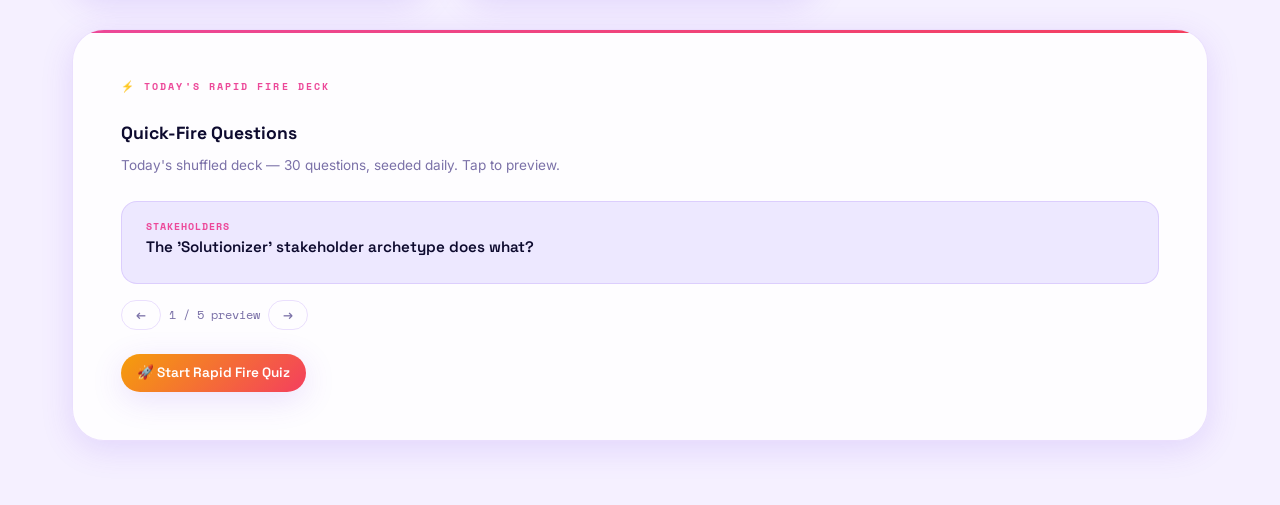
<file: daily.html>
<!DOCTYPE html>
<html lang="en">
<head>
  <meta charset="UTF-8">
  <meta name="viewport" content="width=device-width, initial-scale=1.0">
  <meta name="description" content="BA/PO Excellence Daily Hub — Quote of the Day, Question of the Day, Rapid Fire Deck">
  <title>Daily Hub · BA/PO Excellence</title>
  <link rel="stylesheet" href="css/main.css">
  <style>
    /* ── DAILY PAGE EXTRAS ───────────────────── */

    /* Hero Date Bar */
    .date-bar {
      text-align: center;
      padding: var(--space-xl) var(--space-xl) 0;
    }
    .date-display {
      font-family: var(--font-display);
      font-size: clamp(1rem, 2.5vw, 1.2rem);
      font-weight: 600;
      color: var(--text-muted);
      letter-spacing: -0.01em;
    }
    .date-badge {
      display: inline-flex;
      align-items: center;
      gap: var(--space-sm);
      background: var(--surface);
      border: 1px solid var(--border);
      border-radius: var(--radius-full);
      padding: 8px 20px;
      margin-top: var(--space-sm);
      font-family: var(--font-mono);
      font-size: 0.75rem;
      color: var(--primary);
      backdrop-filter: blur(10px);
      -webkit-backdrop-filter: blur(10px);
    }
    .date-dot {
      width: 8px; height: 8px;
      border-radius: 50%;
      background: var(--primary);
      animation: pulse 2s ease-in-out infinite;
    }

    /* Quote Card (full width, prominent) */
    .quote-mega-card {
      grid-column: 1 / -1;
      position: relative;
      overflow: hidden;
    }

    .quote-mega-text {
      font-family: var(--font-display);
      font-size: clamp(1.2rem, 3.5vw, 2rem);
      font-weight: 600;
      color: var(--text);
      line-height: 1.45;
      letter-spacing: -0.02em;
      margin: var(--space-lg) 0 var(--space-xl);
      position: relative;
      z-index: 1;
    }

    .quote-open {
      font-size: clamp(4rem, 10vw, 7rem);
      line-height: 0.7;
      color: var(--primary);
      opacity: 0.12;
      font-family: Georgia, serif;
      display: block;
      margin-bottom: -20px;
    }

    .quote-source-row {
      display: flex;
      align-items: center;
      justify-content: space-between;
      flex-wrap: wrap;
      gap: var(--space-md);
    }
    .quote-source-text {
      font-family: var(--font-mono);
      font-size: 0.75rem;
      color: var(--text-muted);
      text-transform: uppercase;
      letter-spacing: 0.1em;
    }
    .share-btn {
      display: inline-flex;
      align-items: center;
      gap: 6px;
      padding: 6px 16px;
      border-radius: var(--radius-full);
      font-size: 0.8rem;
      font-family: var(--font-display);
      font-weight: 600;
      background: var(--surface);
      border: 1px solid var(--border);
      color: var(--text-muted);
      cursor: pointer;
      transition: all var(--dur-fast);
    }
    .share-btn:hover {
      color: var(--primary);
      border-color: var(--primary);
    }

    /* Quote navigation (multiple quotes) */
    .quote-nav {
      display: flex;
      align-items: center;
      justify-content: center;
      gap: var(--space-md);
      margin-top: var(--space-lg);
    }
    .quote-nav-btn {
      width: 36px; height: 36px;
      border-radius: 50%;
      background: var(--surface);
      border: 1px solid var(--border);
      cursor: pointer;
      display: flex; align-items: center; justify-content: center;
      font-size: 1rem;
      transition: all var(--dur-fast);
    }
    .quote-nav-btn:hover { border-color: var(--primary); color: var(--primary); }

    /* Rapid fire preview cards */
    .rf-preview {
      grid-column: 1 / -1;
    }

    .rf-q-carousel-wrap {
      position: relative;
      overflow: hidden;
      margin-top: var(--space-lg);
    }

    .rf-q-card {
      background: var(--bg2);
      border: 1px solid var(--border);
      border-radius: var(--radius-md);
      padding: var(--space-md) var(--space-lg);
      display: none;
      animation: fadeInUp 0.3s var(--ease-spring) both;
    }
    .rf-q-card.active { display: block; }

    .rf-q-text {
      font-family: var(--font-display);
      font-size: 0.95rem;
      font-weight: 600;
      color: var(--text);
      margin-bottom: var(--space-sm);
    }
    .rf-q-cat {
      font-family: var(--font-mono);
      font-size: 0.65rem;
      font-weight: 700;
      letter-spacing: 0.1em;
      text-transform: uppercase;
      color: var(--secondary);
    }
    .rf-q-nav {
      display: flex;
      align-items: center;
      gap: var(--space-sm);
      margin-top: var(--space-md);
    }
    .rf-mini-btn {
      padding: 6px 14px;
      border-radius: var(--radius-full);
      font-size: 0.78rem;
      font-family: var(--font-display);
      font-weight: 600;
      background: transparent;
      border: 1px solid var(--border);
      color: var(--text-muted);
      cursor: pointer;
      transition: all var(--dur-fast);
    }
    .rf-mini-btn:hover { border-color: var(--primary); color: var(--primary); }

    /* Tip of the hour card */
    .tip-card {
      --card-gradient: linear-gradient(135deg, #10B981, #06B6D4);
      --card-color: #10B981;
    }
    .tip-text {
      font-size: 0.9rem;
      color: var(--text-2);
      line-height: 1.7;
    }

    /* All quotes section */
    .all-quotes-section {
      padding: var(--space-lg) var(--space-xl) var(--space-3xl);
      max-width: 1200px;
      margin: 0 auto;
    }
    .all-quotes-title {
      font-family: var(--font-display);
      font-size: 1.5rem;
      font-weight: 700;
      letter-spacing: -0.03em;
      color: var(--text);
      margin-bottom: var(--space-lg);
    }
    .quotes-carousel-wrapper {
      position: relative;
      overflow: hidden;
    }
    .quotes-carousel-track {
      display: flex;
      transition: none;
      width: 100%;
    }
  </style>
</head>
<body>
  <div class="page-bg"></div>
  <div class="orb orb-1" style="background:radial-gradient(circle,rgba(99,102,241,0.25) 0%,transparent 70%)"></div>
  <div class="orb orb-2" style="background:radial-gradient(circle,rgba(139,92,246,0.2) 0%,transparent 70%)"></div>
  <div class="particles"></div>
  <div id="resultFlash" class="result-flash"></div>

  <!-- Navbar -->
  <nav class="navbar">
    <a href="index.html" class="navbar-logo">BA/PO ⚡<span class="logo-xl"> EXCELLENCE</span></a>
    <div class="navbar-nav" id="navbarNav">
      <a href="index.html"      class="nav-link">Home</a>
      <a href="playbook.html"   class="nav-link">Playbook</a>
      <a href="excellence.html" class="nav-link">Excellence</a>
      <a href="quiz.html"       class="nav-link">Quiz</a>
      <a href="daily.html"      class="nav-link">Daily Hub</a>
      <a href="babok.html"      class="nav-link">BABOK</a>
      <a href="sysdesign.html"  class="nav-link">Sys Design</a>
      <a href="interviews.html" class="nav-link">Interviews</a>
      <a href="backend.html"    class="nav-link">Backend</a>
      <a href="erp.html"        class="nav-link">ERP</a>
    </div>
    <div class="navbar-actions">
      <button id="soundToggle" class="theme-btn" title="Toggle sound" aria-label="Toggle sound">🔊</button>
      <button class="hamburger-btn" id="mobileMenuBtn" aria-label="Toggle navigation" aria-expanded="false">
        <span></span><span></span><span></span>
      </button>
    </div>
  </nav>

  <!-- Main -->
  <main class="page-content">
    <header class="page-header">
      <div class="page-eyebrow">
        <a href="index.html" class="back-link">← Back</a>
        <span>·</span>
        <span>Daily Hub</span>
      </div>
      <h1 class="page-h1">
        Daily <span class="accent" style="background:linear-gradient(135deg,#6366F1,#8B5CF6);-webkit-background-clip:text;background-clip:text;">Hub</span>
      </h1>
    </header>

    <!-- Date Bar -->
    <div class="date-bar">
      <p class="date-display" id="dateDisplay">Loading date...</p>
      <div class="date-badge">
        <span class="date-dot"></span>
        <span id="dateBadgeText">Refreshes at midnight</span>
      </div>
    </div>

    <!-- Daily Grid -->
    <div class="daily-grid" style="padding-top:var(--space-xl)">

      <!-- QUOTE OF THE DAY -->
      <div class="daily-card quote-mega-card" id="quoteCard">
        <div class="daily-card-eyebrow">💬 QUOTE OF THE DAY</div>
        <span class="quote-open">"</span>
        <p class="quote-mega-text" id="quoteText">Loading...</p>
        <div class="quote-source-row">
          <span class="quote-source-text" id="quoteSource">— BA/PO Excellence</span>
          <button class="share-btn" onclick="DailyHub.copyQuote()" title="Copy quote">
            📋 Copy
          </button>
        </div>
        <div class="quote-nav" aria-label="Browse quotes">
          <button class="quote-nav-btn" onclick="DailyHub.prevQuote()" aria-label="Previous quote">←</button>
          <span id="quoteCounter" style="font-family:var(--font-mono);font-size:0.75rem;color:var(--text-muted)">1 / 25</span>
          <button class="quote-nav-btn" onclick="DailyHub.nextQuote()" aria-label="Next quote">→</button>
        </div>
      </div>

      <!-- QUESTION OF THE DAY -->
      <div class="daily-card qotd-card" style="--card-gradient:linear-gradient(135deg,#F59E0B,#F43F5E);--card-color:#F59E0B">
        <div class="daily-card-eyebrow">🎯 QUESTION OF THE DAY</div>
        <p class="qotd-question" id="qotdQuestion">Loading...</p>
        <button class="qotd-answer-btn" id="qotdRevealBtn" onclick="DailyHub.revealQotd()" aria-label="Reveal answer in modal">
          💡 Reveal Answer
        </button>
        <div class="qotd-answer" id="qotdAnswer"></div>
      </div>

      <!-- STREAK -->
      <div class="daily-card streak-card">
        <div class="daily-card-eyebrow">🔥 DAILY STREAK</div>
        <div class="streak-number" id="streakNum">1</div>
        <div class="streak-label">days in a row</div>
        <div style="margin-top:var(--space-md);font-size:0.8rem;color:var(--text-muted)" id="streakMsg">Keep it going!</div>
      </div>

      <!-- COUNTDOWN -->
      <div class="daily-card countdown-card">
        <div class="daily-card-eyebrow">⏰ NEXT REFRESH</div>
        <div class="countdown-display" id="countdown">00:00:00</div>
        <div class="countdown-label">until tomorrow's content</div>
        <div style="margin-top:var(--space-md);font-size:0.8rem;color:var(--text-muted)">Quote, question & deck refresh daily at midnight</div>
      </div>

      <!-- TIP OF THE HOUR -->
      <div class="daily-card tip-card">
        <div class="daily-card-eyebrow">💡 TIP OF THE HOUR</div>
        <p class="tip-text" id="tipText">Loading...</p>
        <div style="margin-top:var(--space-md);font-family:var(--font-mono);font-size:0.65rem;color:var(--text-muted)" id="tipSource"></div>
      </div>

      <!-- XP & LEVEL -->
      <div class="daily-card" style="--card-gradient:linear-gradient(135deg,#7C3AED,#EC4899)">
        <div class="daily-card-eyebrow" style="color:var(--primary)">⚡ YOUR PROGRESS</div>
        <div id="levelDisplay" style="font-family:var(--font-display);font-size:1.3rem;font-weight:700;color:var(--text);margin-bottom:var(--space-sm)">Novice Analyst</div>
        <div id="xpDisplay" style="font-family:var(--font-mono);font-size:0.9rem;color:var(--text-muted);margin-bottom:var(--space-md)">0 XP total</div>
        <div style="height:8px;background:var(--border);border-radius:var(--radius-full);overflow:hidden;margin-bottom:var(--space-sm)">
          <div id="xpBarFill" style="height:100%;background:var(--grad-primary);border-radius:var(--radius-full);width:0%;transition:width 1s var(--ease-spring)"></div>
        </div>
        <div style="font-size:0.75rem;color:var(--text-muted);font-family:var(--font-mono)" id="xpToNext"></div>
        <a href="quiz.html" class="btn btn-primary btn-sm" style="margin-top:var(--space-lg);display:inline-flex">🎯 Earn More XP</a>
      </div>

      <!-- RAPID FIRE PREVIEW DECK -->
      <div class="daily-card rf-preview" style="--card-gradient:linear-gradient(135deg,#EC4899,#F43F5E)">
        <div class="daily-card-eyebrow" style="color:var(--secondary)">⚡ TODAY'S RAPID FIRE DECK</div>
        <div class="rf-deck-title">Quick-Fire Questions</div>
        <div class="rf-deck-sub">Today's shuffled deck — 30 questions, seeded daily. Tap to preview.</div>
        <div class="rf-q-carousel-wrap">
          <div id="rfPreviewCards"></div>
        </div>
        <div class="rf-q-nav" id="rfQNav"></div>
        <a href="quiz.html" class="btn btn-primary btn-sm" style="margin-top:var(--space-lg);background:var(--grad-fire);display:inline-flex">
          🚀 Start Rapid Fire Quiz
        </a>
      </div>

    </div>

    <!-- ANSWER MODAL -->
    <div id="answerModal" class="modal" role="dialog" aria-modal="true" aria-labelledby="modalTitle">
      <div class="modal-backdrop" onclick="DailyHub.closeModal()"></div>
      <div class="modal-container">
        <div class="modal-header">
          <h2 id="modalTitle" class="modal-title">Answer</h2>
          <button 
            class="modal-close-btn" 
            onclick="DailyHub.closeModal()" 
            aria-label="Close modal" 
            title="Close (Esc)"
          >
            ×
          </button>
        </div>
        <div class="modal-body" id="modalBody">
          <!-- Answer content inserted here -->
        </div>
      </div>
    </div>

  </main>

  <script src="js/data.js"></script>
  <script src="js/engine.js"></script>
  <script src="js/sounds.js"></script>
  <script src="js/app.js"></script>
  <script>
  const DailyHub = (() => {
    let quotes = [];
    let qCurrent = 0;
    let rfQuestions = [];
    let rfPCurrent = 0;

    // ── QUOTE NAVIGATION ─────────────────────────
    function initQuotes() {
      quotes = window.BAData ? window.Engine
        ? Engine.seededShuffle(BAData.QUOTES, Engine.getDaySeed())
        : BAData.QUOTES : [];
      qCurrent = 0;
      renderQuote();
    }

    function renderQuote() {
      const q = quotes[qCurrent];
      if (!q) return;
      const textEl = document.getElementById('quoteText');
      const srcEl  = document.getElementById('quoteSource');
      const cntEl  = document.getElementById('quoteCounter');
      if (textEl) { textEl.style.opacity = 0; setTimeout(() => { textEl.textContent = q.text; textEl.style.opacity = 1; textEl.style.transition = 'opacity 0.4s'; }, 100); }
      if (srcEl)  srcEl.textContent = `— ${q.source}`;
      if (cntEl)  cntEl.textContent = `${qCurrent + 1} / ${quotes.length}`;
    }

    function nextQuote() {
      qCurrent = (qCurrent + 1) % quotes.length;
      renderQuote();
      if (window.SoundEngine) SoundEngine.swipe();
    }

    function prevQuote() {
      qCurrent = (qCurrent - 1 + quotes.length) % quotes.length;
      renderQuote();
      if (window.SoundEngine) SoundEngine.swipe();
    }

    function copyQuote() {
      const q = quotes[qCurrent];
      if (!q) return;
      const text = `"${q.text}" — ${q.source}`;
      navigator.clipboard.writeText(text).then(() => {
        App.showToast('Quote copied! 📋');
        if (window.SoundEngine) SoundEngine.click();
      }).catch(() => {
        App.showToast('Copy not supported');
      });
    }

    // ── QUESTION OF THE DAY ──────────────────────
    function initQotd() {
      const q = window.Engine ? Engine.getQuestionOfDay() : (window.BAData ? BAData.QOTD_POOL[0] : null);
      if (!q) return;
      const qEl = document.getElementById('qotdQuestion');
      if (qEl) qEl.textContent = q.q;
      // Store answer for later modal display
      DailyHub._currentAnswer = q.a;
    }

    function revealQotd() {
      const modal = document.getElementById('answerModal');
      const modalBody = document.getElementById('modalBody');
      const modalTitle = document.getElementById('modalTitle');
      
      if (!modal || !modalBody) return;
      
      // Set modal content
      const qEl = document.getElementById('qotdQuestion');
      const questionText = qEl ? qEl.textContent : 'Answer';
      modalTitle.textContent = 'Answer';
      modalBody.textContent = DailyHub._currentAnswer || 'No answer available';
      
      // Show modal
      modal.classList.add('active');
      document.body.style.overflow = 'hidden';
      
      // Focus management for accessibility
      modal.focus();
      
      // Award XP
      if (window.SoundEngine) SoundEngine.reveal();
      if (window.Engine) { Engine.addXP(15); App.updateXPBadge(); }
      App.showToast('+15 XP for reviewing the answer! 🧠');
    }

    function closeModal() {
      const modal = document.getElementById('answerModal');
      if (!modal) return;
      
      modal.classList.remove('active');
      document.body.style.overflow = '';
    }

    // ── STREAK & XP ──────────────────────────────
    function initStreak() {
      if (!window.Engine) return;
      const state = Engine.getState();
      const streakEl = document.getElementById('streakNum');
      const msgEl    = document.getElementById('streakMsg');
      if (streakEl) streakEl.textContent = state.streak || 1;
      const msgs = ['Keep it going!', 'You\'re on fire! 🔥', 'Unstoppable! ⚡', 'Legend! 🏆'];
      const streak = state.streak || 1;
      const msg = streak >= 30 ? msgs[3] : streak >= 14 ? msgs[2] : streak >= 7 ? msgs[1] : msgs[0];
      if (msgEl) msgEl.textContent = msg;
    }

    function initXP() {
      if (!window.Engine) return;
      const state = Engine.getState();
      const info = Engine.getXPToNextLevel(state.xp);
      const lvlEl  = document.getElementById('levelDisplay');
      const xpEl   = document.getElementById('xpDisplay');
      const barEl  = document.getElementById('xpBarFill');
      const nextEl = document.getElementById('xpToNext');
      if (lvlEl) lvlEl.textContent = `Level ${state.level}: ${Engine.getLevelTitle(state.level)}`;
      if (xpEl)  xpEl.textContent = `${state.xp} XP total · High Score: ${state.quizHighScore}%`;
      if (nextEl) nextEl.textContent = info.next === Infinity
        ? 'Maximum level reached! 🏆'
        : `${info.next - state.xp} XP to next level`;
      setTimeout(() => { if (barEl) barEl.style.width = info.progress + '%'; }, 300);
    }

    // ── COUNTDOWN ────────────────────────────────
    function startCountdown() {
      function update() {
        const el = document.getElementById('countdown');
        if (el) el.textContent = Engine.getCountdownToMidnight();
      }
      update();
      setInterval(update, 1000);
    }

    // ── TIP OF THE HOUR ──────────────────────────
    function initTip() {
      if (!window.BAData || !window.Engine) return;
      const allQuotes = BAData.QUOTES;
      const tip = Engine.seededPick(allQuotes, Engine.getHourSeed() + 42);
      const tipEl = document.getElementById('tipText');
      const srcEl = document.getElementById('tipSource');
      if (tipEl) tipEl.textContent = tip.text;
      if (srcEl) srcEl.textContent = `Source: ${tip.source} · Refreshes every hour`;
    }

    // ── RAPID FIRE PREVIEW ───────────────────────
    function initRFPreview() {
      if (!window.BAData || !window.Engine) return;
      rfQuestions = Engine.getDailyRapidFire().slice(0, 5); // preview first 5
      rfPCurrent = 0;
      renderRFPreview();
    }

    function renderRFPreview() {
      const container = document.getElementById('rfPreviewCards');
      const nav = document.getElementById('rfQNav');
      if (!container) return;

      container.innerHTML = rfQuestions.map((q, i) => `
        <div class="rf-q-card ${i === rfPCurrent ? 'active' : ''}" id="rfPCard${i}">
          <p class="rf-q-cat">${q.cat}</p>
          <p class="rf-q-text">${q.q}</p>
        </div>
      `).join('');

      if (nav) {
        nav.innerHTML = `
          <button class="rf-mini-btn" onclick="DailyHub.prevRF()" ${rfPCurrent === 0 ? 'disabled' : ''}>←</button>
          <span style="font-family:var(--font-mono);font-size:0.72rem;color:var(--text-muted)">${rfPCurrent + 1} / ${rfQuestions.length} preview</span>
          <button class="rf-mini-btn" onclick="DailyHub.nextRF()" ${rfPCurrent === rfQuestions.length - 1 ? 'disabled' : ''}>→</button>
        `;
      }
    }

    function nextRF() {
      if (rfPCurrent < rfQuestions.length - 1) {
        rfPCurrent++;
        document.querySelectorAll('.rf-q-card').forEach((c, i) => c.classList.toggle('active', i === rfPCurrent));
        renderRFNavOnly();
        if (window.SoundEngine) SoundEngine.swipe();
      }
    }

    function prevRF() {
      if (rfPCurrent > 0) {
        rfPCurrent--;
        document.querySelectorAll('.rf-q-card').forEach((c, i) => c.classList.toggle('active', i === rfPCurrent));
        renderRFNavOnly();
        if (window.SoundEngine) SoundEngine.swipe();
      }
    }

    function renderRFNavOnly() {
      const nav = document.getElementById('rfQNav');
      if (nav) {
        nav.innerHTML = `
          <button class="rf-mini-btn" onclick="DailyHub.prevRF()" ${rfPCurrent === 0 ? 'disabled' : ''}>←</button>
          <span style="font-family:var(--font-mono);font-size:0.72rem;color:var(--text-muted)">${rfPCurrent + 1} / ${rfQuestions.length} preview</span>
          <button class="rf-mini-btn" onclick="DailyHub.nextRF()" ${rfPCurrent === rfQuestions.length - 1 ? 'disabled' : ''}>→</button>
        `;
      }
    }

    // ── INIT ALL ─────────────────────────────────
    function init() {
      const dateEl = document.getElementById('dateDisplay');
      const badgeEl = document.getElementById('dateBadgeText');
      if (dateEl && window.Engine) dateEl.textContent = Engine.formatDate();
      if (badgeEl && window.Engine) badgeEl.textContent = `Seeded for ${Engine.formatDateShort()} · Refreshes at midnight`;

      initQuotes();
      initQotd();
      initStreak();
      initXP();
      initTip();
      initRFPreview();
      if (window.Engine) startCountdown();

      // Award XP for daily visit
      if (window.Engine) {
        Engine.addXP(10);
        App.updateXPBadge();
        App.showToast('🌅 +10 XP for your daily visit!');
      }

      // Setup modal event listeners
      setupModalEvents();
    }

    function setupModalEvents() {
      const modal = document.getElementById('answerModal');
      if (!modal) return;

      // Close on Escape key
      document.addEventListener('keydown', (e) => {
        if (e.key === 'Escape' && modal.classList.contains('active')) {
          closeModal();
        }
      });

      // Close on backdrop click
      const backdrop = modal.querySelector('.modal-backdrop');
      if (backdrop) {
        backdrop.addEventListener('click', closeModal);
      }

      // Prevent closing when clicking inside modal
      const container = modal.querySelector('.modal-container');
      if (container) {
        container.addEventListener('click', (e) => e.stopPropagation());
      }
    }

    return {
      init,
      nextQuote,
      prevQuote,
      copyQuote,
      revealQotd,
      closeModal,
      nextRF,
      prevRF,
      _currentAnswer: ''
    };
  })();

  window.DailyHub = DailyHub;

  document.addEventListener('DOMContentLoaded', () => {
    initApp();
    DailyHub.init();
  });
  </script>
</body>
</html>
</file>
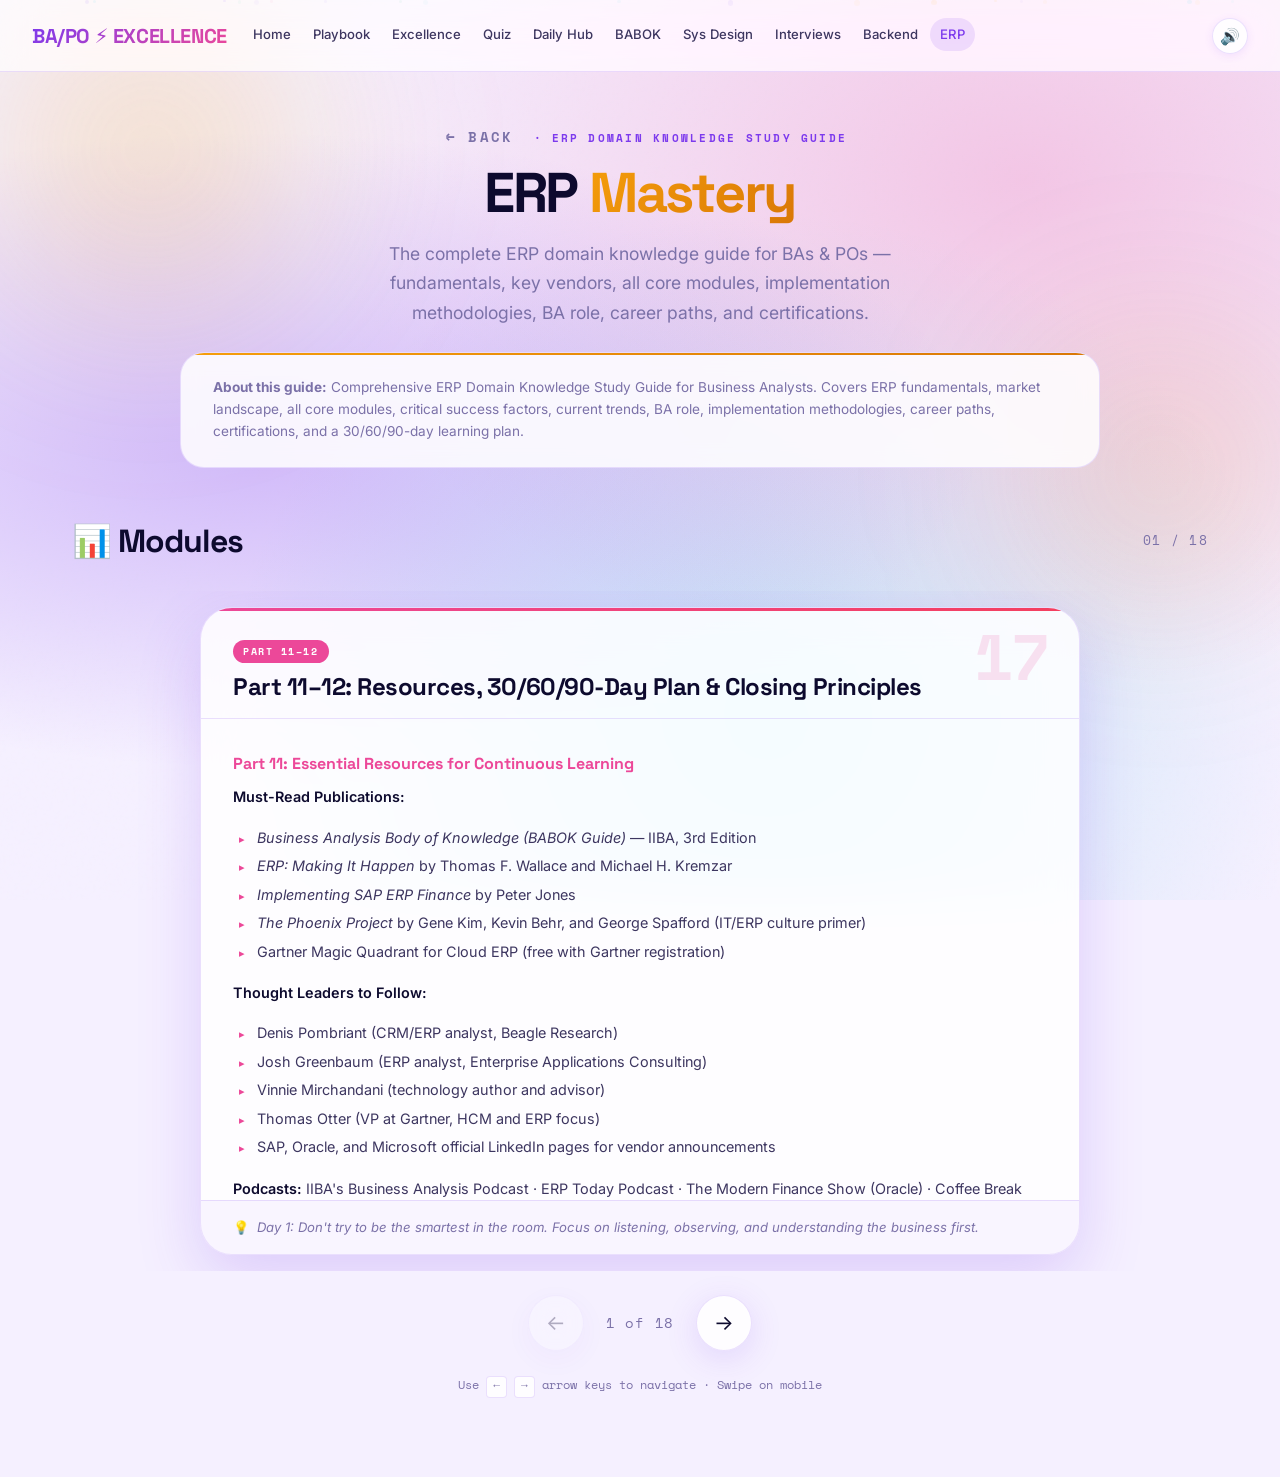
<file: erp.html>
<!DOCTYPE html>
<html lang="en">
<head>
  <meta charset="UTF-8">
  <meta name="viewport" content="width=device-width, initial-scale=1.0">
  <meta name="description" content="ERP Domain Knowledge Study Guide — 18 modules covering ERP fundamentals, modules, methodologies, BA role, career paths, certifications, and a 30/60/90-day learning plan">
  <title>ERP Guide · BA/PO Excellence</title>
  <link rel="stylesheet" href="css/main.css">
</head>
<body>
  <div class="page-bg"></div>
  <div class="orb orb-1" style="background:radial-gradient(circle,rgba(245,158,11,0.25) 0%,transparent 70%)"></div>
  <div class="orb orb-2" style="background:radial-gradient(circle,rgba(217,119,6,0.2) 0%,transparent 70%)"></div>
  <div class="particles"></div>
  <div id="resultFlash" class="result-flash"></div>

  <!-- Navbar -->
  <nav class="navbar">
    <a href="index.html" class="navbar-logo">BA/PO ⚡<span class="logo-xl"> EXCELLENCE</span></a>
    <div class="navbar-nav" id="navbarNav">
      <a href="index.html"      class="nav-link">Home</a>
      <a href="playbook.html"   class="nav-link">Playbook</a>
      <a href="excellence.html" class="nav-link">Excellence</a>
      <a href="quiz.html"       class="nav-link">Quiz</a>
      <a href="daily.html"      class="nav-link">Daily Hub</a>
      <a href="babok.html"      class="nav-link">BABOK</a>
      <a href="sysdesign.html"  class="nav-link">Sys Design</a>
      <a href="interviews.html" class="nav-link">Interviews</a>
      <a href="backend.html"    class="nav-link">Backend</a>
      <a href="erp.html"        class="nav-link">ERP</a>
    </div>
    <div class="navbar-actions">
      <button id="soundToggle" class="theme-btn" title="Toggle sound" aria-label="Toggle sound">🔊</button>
      <button class="hamburger-btn" id="mobileMenuBtn" aria-label="Toggle navigation" aria-expanded="false">
        <span></span><span></span><span></span>
      </button>
    </div>
  </nav>

  <!-- Main -->
  <main class="page-content">
    <header class="page-header">
      <div class="page-eyebrow">
        <a href="index.html" class="back-link">← Back</a>
        <span>·</span>
        <span>ERP Domain Knowledge Study Guide</span>
      </div>
      <h1 class="page-h1">
        ERP <span class="accent" style="background:linear-gradient(135deg,#F59E0B,#D97706);-webkit-background-clip:text;background-clip:text;">Mastery</span>
      </h1>
      <p class="page-subtitle">
        The complete ERP domain knowledge guide for BAs &amp; POs — fundamentals, key vendors, all core modules, implementation methodologies, BA role, career paths, and certifications.
      </p>
    </header>

    <!-- Intro Banner -->
    <div class="intro-banner" id="introBanner" style="--grad-primary:linear-gradient(135deg,#F59E0B,#D97706)"></div>

    <!-- Carousel Section -->
    <section class="carousel-section" aria-label="ERP guide carousel">
      <div class="carousel-header">
        <h2 class="carousel-title">📊 Modules</h2>
        <span class="carousel-counter" id="carouselCounter" aria-live="polite">01 / 18</span>
      </div>

      <div class="carousel-track-wrapper" id="carouselWrapper" role="region" aria-label="Module content">
        <!-- Card rendered by JS -->
      </div>

      <nav class="carousel-nav" aria-label="Carousel navigation">
        <button id="prevBtn" class="nav-arrow" aria-label="Previous module" disabled>←</button>
        <span class="nav-progress" id="navProgress" aria-live="polite">1 of 18</span>
        <button id="nextBtn" class="nav-arrow" aria-label="Next module">→</button>
      </nav>

      <p class="keyboard-hint">
        Use <kbd class="kbd">←</kbd> <kbd class="kbd">→</kbd> arrow keys to navigate · Swipe on mobile
      </p>
    </section>
  </main>

  <script src="js/data.js"></script>
  <script src="js/data-erp.js"></script>
  <script src="js/data-erp-1.js"></script>
  <script src="js/data-erp-2.js"></script>
  <script src="js/data-erp-3.js"></script>
  <script src="js/data-erp-4.js"></script>
  <script src="js/data-erp-5.js"></script>
  <script src="js/data-erp-6.js"></script>
  <script src="js/engine.js"></script>
  <script src="js/sounds.js"></script>
  <script src="js/app.js"></script>
  <script>
    document.addEventListener('DOMContentLoaded', () => {
      initApp();

      // Populate intro banner
      const banner = document.getElementById('introBanner');
      if (banner && window.ERP_DATA) {
        banner.innerHTML = `<strong>About this guide:</strong> ${ERP_DATA.ERP_INTRO.replace(/\n/g,'<br>')}`;
      }

      // Build carousel with hourly shuffle
      const sections = window.Engine
        ? Engine.getHourlyCardOrder(ERP_DATA.ERP_SECTIONS)
        : ERP_DATA.ERP_SECTIONS;

      App.createCarousel(sections, App.renderContentCard);

      // Award XP
      if (window.Engine) {
        Engine.addXP(5);
        App.updateXPBadge();
      }
    });
  </script>
</body>
</html>
</file>
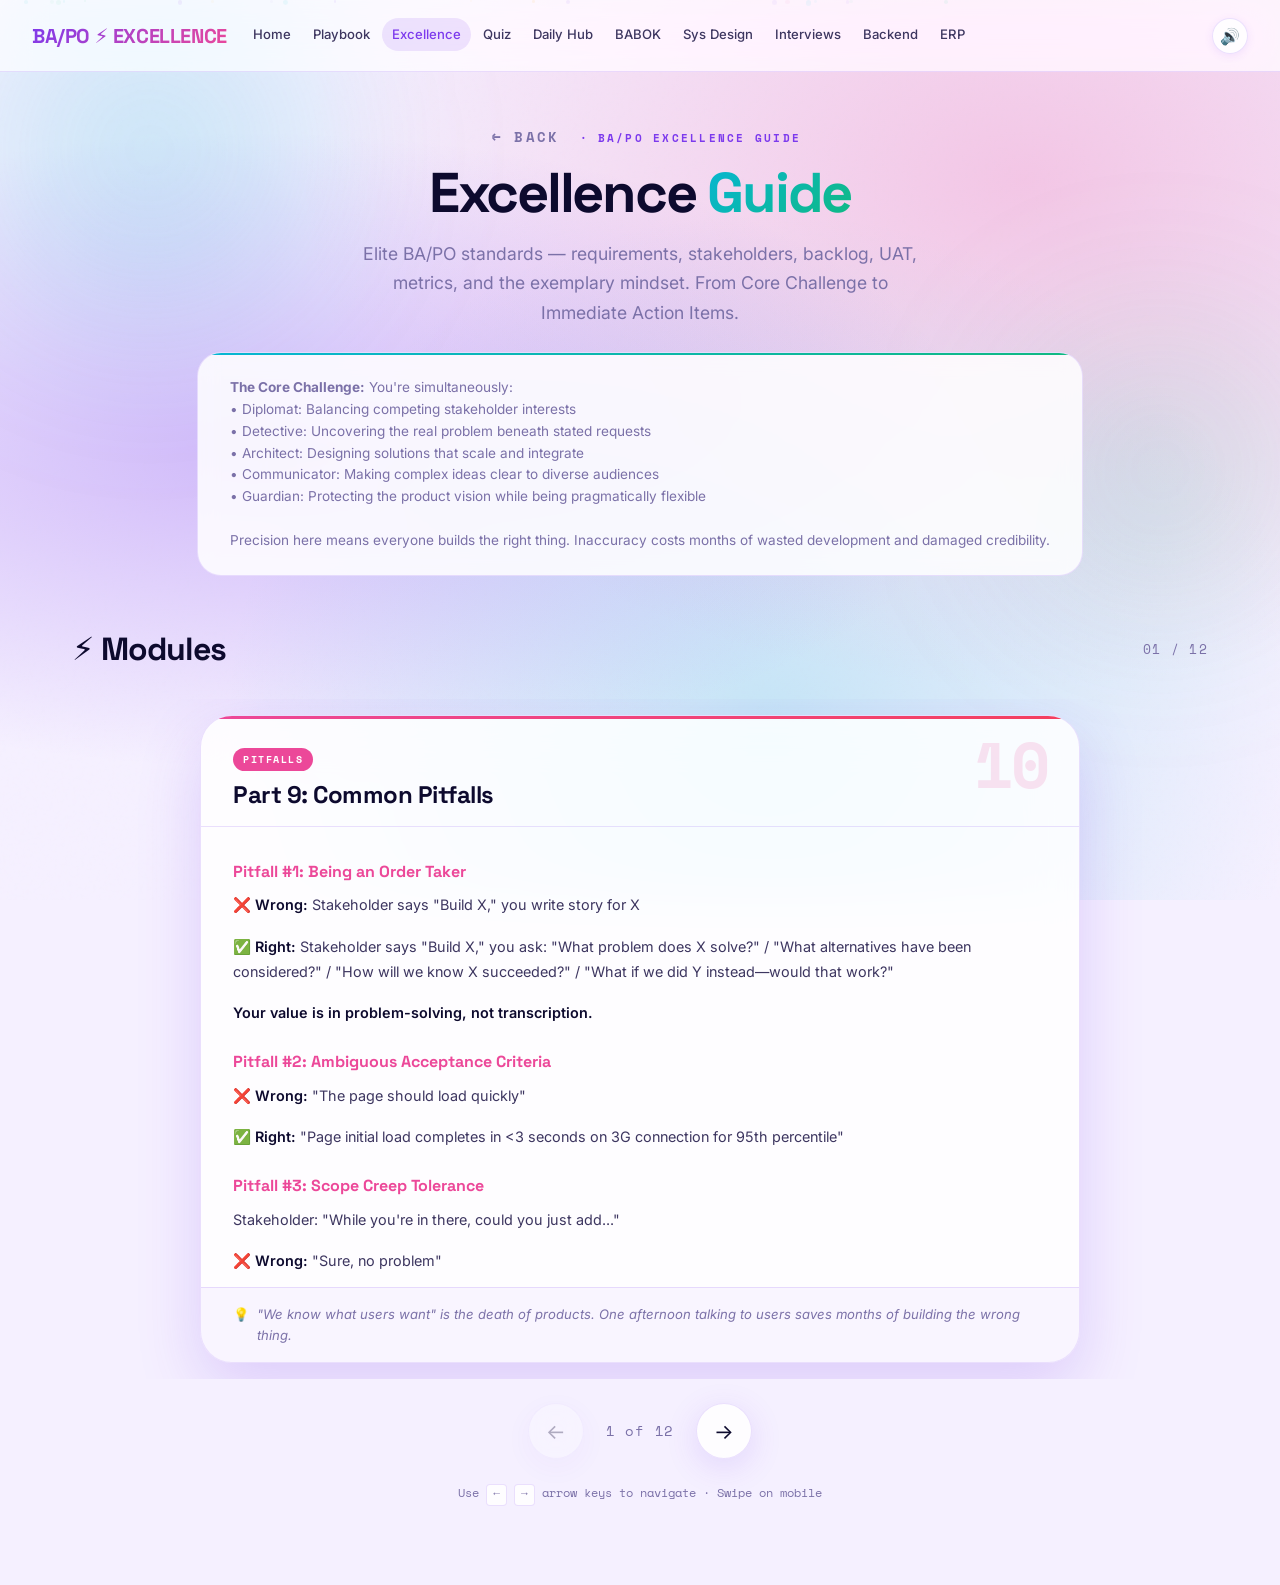
<file: excellence.html>
<!DOCTYPE html>
<html lang="en">
<head>
  <meta charset="UTF-8">
  <meta name="viewport" content="width=device-width, initial-scale=1.0">
  <meta name="description" content="BA/PO Excellence Guide — 12 modules of elite BA/PO standards">
  <title>BA/PO Excellence Guide · BA/PO Excellence</title>
  <link rel="stylesheet" href="css/main.css">
</head>
<body>
  <div class="page-bg"></div>
  <div class="orb orb-1" style="background:radial-gradient(circle,rgba(6,182,212,0.25) 0%,transparent 70%)"></div>
  <div class="orb orb-2" style="background:radial-gradient(circle,rgba(16,185,129,0.2) 0%,transparent 70%)"></div>
  <div class="particles"></div>
  <div id="resultFlash" class="result-flash"></div>

  <!-- Navbar -->
  <nav class="navbar">
    <a href="index.html" class="navbar-logo">BA/PO ⚡<span class="logo-xl"> EXCELLENCE</span></a>
    <div class="navbar-nav" id="navbarNav">
      <a href="index.html"      class="nav-link">Home</a>
      <a href="playbook.html"   class="nav-link">Playbook</a>
      <a href="excellence.html" class="nav-link">Excellence</a>
      <a href="quiz.html"       class="nav-link">Quiz</a>
      <a href="daily.html"      class="nav-link">Daily Hub</a>
      <a href="babok.html"      class="nav-link">BABOK</a>
      <a href="sysdesign.html"  class="nav-link">Sys Design</a>
      <a href="interviews.html" class="nav-link">Interviews</a>
      <a href="backend.html"    class="nav-link">Backend</a>
      <a href="erp.html"        class="nav-link">ERP</a>
    </div>
    <div class="navbar-actions">
      <button id="soundToggle" class="theme-btn" title="Toggle sound" aria-label="Toggle sound">🔊</button>
      <button class="hamburger-btn" id="mobileMenuBtn" aria-label="Toggle navigation" aria-expanded="false">
        <span></span><span></span><span></span>
      </button>
    </div>
  </nav>

  <!-- Main -->
  <main class="page-content">
    <header class="page-header">
      <div class="page-eyebrow">
        <a href="index.html" class="back-link">← Back</a>
        <span>·</span>
        <span>BA/PO Excellence Guide</span>
      </div>
      <h1 class="page-h1">
        Excellence <span class="accent" style="background:linear-gradient(135deg,#06B6D4,#10B981);-webkit-background-clip:text;background-clip:text;">Guide</span>
      </h1>
      <p class="page-subtitle">
        Elite BA/PO standards — requirements, stakeholders, backlog, UAT, metrics, and the exemplary mindset. From Core Challenge to Immediate Action Items.
      </p>
    </header>

    <!-- Intro Banner -->
    <div class="intro-banner" id="introBanner" style="--grad-primary:linear-gradient(135deg,#06B6D4,#10B981)"></div>

    <!-- Carousel Section -->
    <section class="carousel-section" aria-label="Excellence guide carousel">
      <div class="carousel-header">
        <h2 class="carousel-title">⚡ Modules</h2>
        <span class="carousel-counter" id="carouselCounter" aria-live="polite">01 / 12</span>
      </div>

      <div class="carousel-track-wrapper" id="carouselWrapper" role="region" aria-label="Module content">
        <!-- Card rendered by JS -->
      </div>

      <nav class="carousel-nav" aria-label="Carousel navigation">
        <button id="prevBtn" class="nav-arrow" aria-label="Previous module" disabled>←</button>
        <span class="nav-progress" id="navProgress" aria-live="polite">1 of 12</span>
        <button id="nextBtn" class="nav-arrow" aria-label="Next module">→</button>
      </nav>

      <p class="keyboard-hint">
        Use <kbd class="kbd">←</kbd> <kbd class="kbd">→</kbd> arrow keys to navigate · Swipe on mobile
      </p>
    </section>
  </main>

  <script src="js/data.js"></script>
  <script src="js/engine.js"></script>
  <script src="js/sounds.js"></script>
  <script src="js/app.js"></script>
  <script>
    document.addEventListener('DOMContentLoaded', () => {
      initApp();

      // Populate intro banner
      const banner = document.getElementById('introBanner');
      if (banner && window.BAData) {
        banner.innerHTML = `<strong>The Core Challenge:</strong> ${BAData.EXCELLENCE_INTRO.replace(/\n/g,'<br>')}`;
      }

      // Build carousel with hourly shuffle
      const sections = window.Engine
        ? Engine.getHourlyCardOrder(BAData.EXCELLENCE_SECTIONS)
        : BAData.EXCELLENCE_SECTIONS;

      App.createCarousel(sections, App.renderContentCard);

      // Award XP
      if (window.Engine) {
        Engine.addXP(5);
        App.updateXPBadge();
      }
    });
  </script>
</body>
</html>
</file>
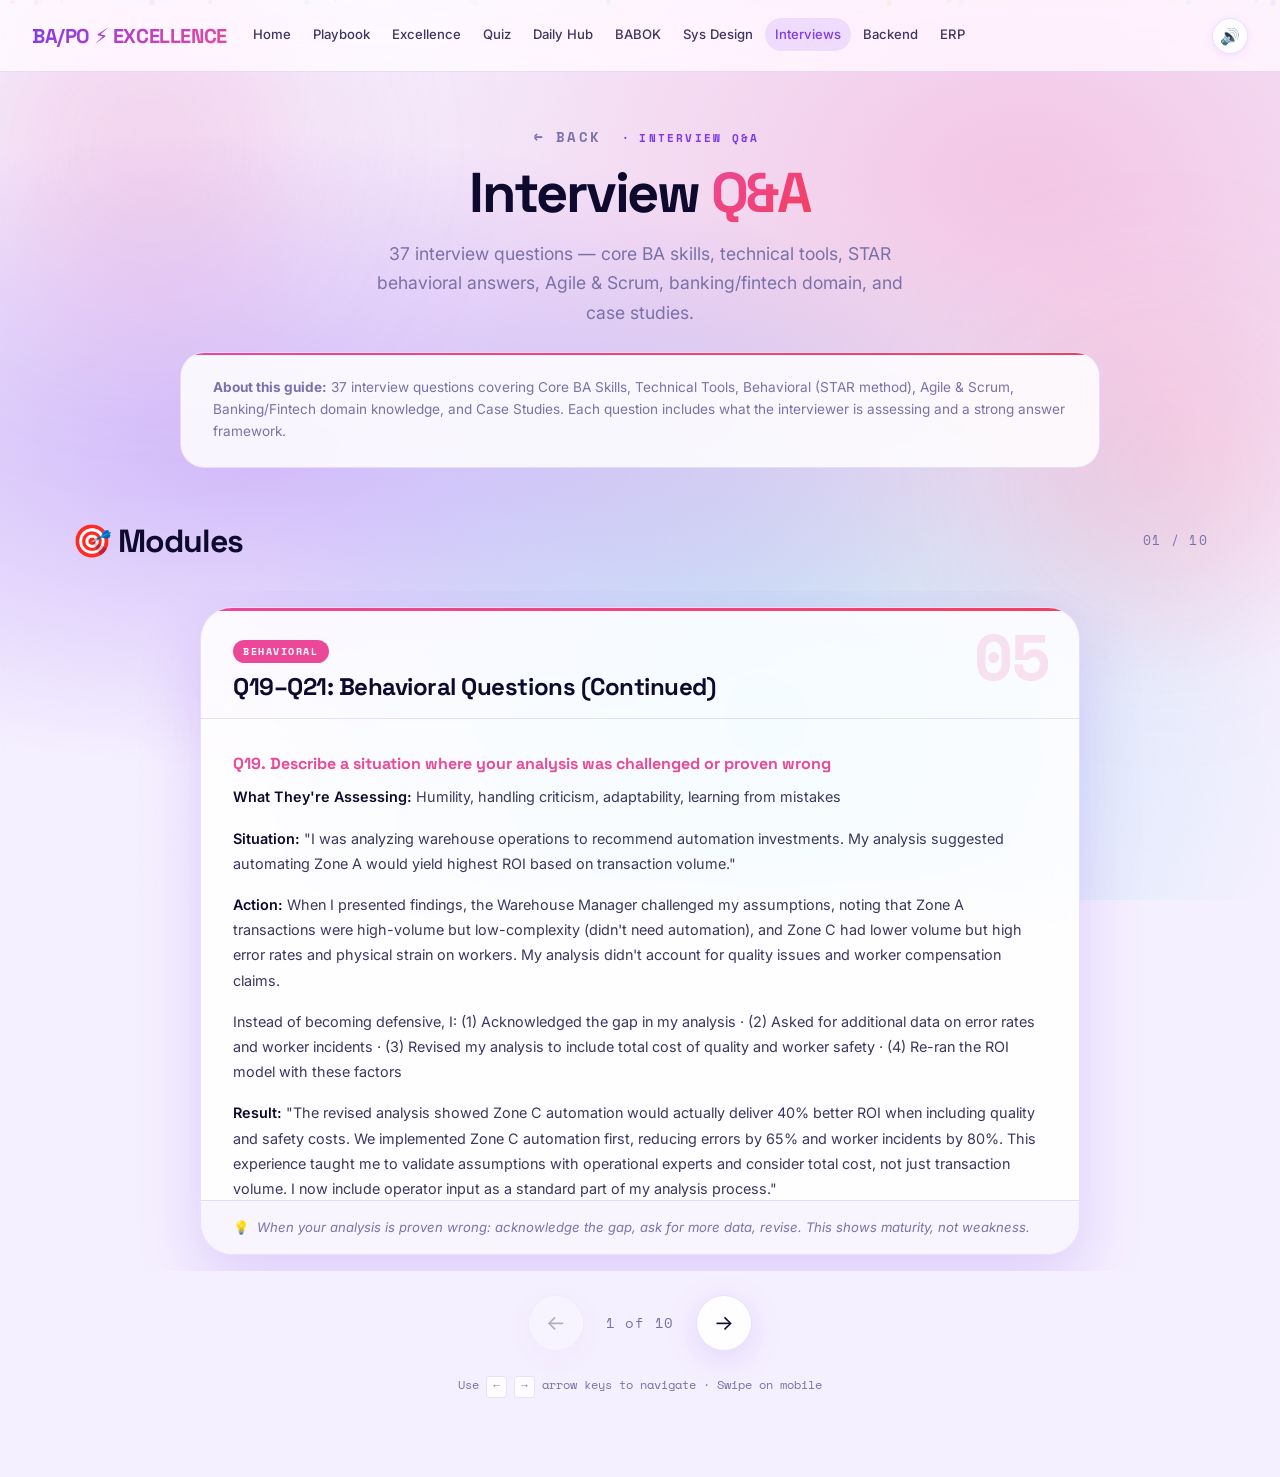
<file: interviews.html>
<!DOCTYPE html>
<html lang="en">
<head>
  <meta charset="UTF-8">
  <meta name="viewport" content="width=device-width, initial-scale=1.0">
  <meta name="description" content="BA Interview Q&A — 37 interview questions across core skills, technical tools, behavioral, agile, banking, and case studies">
  <title>Interview Q&A · BA/PO Excellence</title>
  <link rel="stylesheet" href="css/main.css">
</head>
<body>
  <div class="page-bg"></div>
  <div class="orb orb-1" style="background:radial-gradient(circle,rgba(236,72,153,0.25) 0%,transparent 70%)"></div>
  <div class="orb orb-2" style="background:radial-gradient(circle,rgba(244,63,94,0.2) 0%,transparent 70%)"></div>
  <div class="particles"></div>
  <div id="resultFlash" class="result-flash"></div>

  <!-- Navbar -->
  <nav class="navbar">
    <a href="index.html" class="navbar-logo">BA/PO ⚡<span class="logo-xl"> EXCELLENCE</span></a>
    <div class="navbar-nav" id="navbarNav">
      <a href="index.html"      class="nav-link">Home</a>
      <a href="playbook.html"   class="nav-link">Playbook</a>
      <a href="excellence.html" class="nav-link">Excellence</a>
      <a href="quiz.html"       class="nav-link">Quiz</a>
      <a href="daily.html"      class="nav-link">Daily Hub</a>
      <a href="babok.html"      class="nav-link">BABOK</a>
      <a href="sysdesign.html"  class="nav-link">Sys Design</a>
      <a href="interviews.html" class="nav-link">Interviews</a>
      <a href="backend.html"    class="nav-link">Backend</a>
      <a href="erp.html"        class="nav-link">ERP</a>
    </div>
    <div class="navbar-actions">
      <button id="soundToggle" class="theme-btn" title="Toggle sound" aria-label="Toggle sound">🔊</button>
      <button class="hamburger-btn" id="mobileMenuBtn" aria-label="Toggle navigation" aria-expanded="false">
        <span></span><span></span><span></span>
      </button>
    </div>
  </nav>

  <!-- Main -->
  <main class="page-content">
    <header class="page-header">
      <div class="page-eyebrow">
        <a href="index.html" class="back-link">← Back</a>
        <span>·</span>
        <span>Interview Q&amp;A</span>
      </div>
      <h1 class="page-h1">
        Interview <span class="accent" style="background:linear-gradient(135deg,#EC4899,#F43F5E);-webkit-background-clip:text;background-clip:text;">Q&amp;A</span>
      </h1>
      <p class="page-subtitle">
        37 interview questions — core BA skills, technical tools, STAR behavioral answers, Agile &amp; Scrum, banking/fintech domain, and case studies.
      </p>
    </header>

    <!-- Intro Banner -->
    <div class="intro-banner" id="introBanner" style="--grad-primary:linear-gradient(135deg,#EC4899,#F43F5E)"></div>

    <!-- Carousel Section -->
    <section class="carousel-section" aria-label="Interview Q&A carousel">
      <div class="carousel-header">
        <h2 class="carousel-title">🎯 Modules</h2>
        <span class="carousel-counter" id="carouselCounter" aria-live="polite">01 / 10</span>
      </div>

      <div class="carousel-track-wrapper" id="carouselWrapper" role="region" aria-label="Module content">
        <!-- Card rendered by JS -->
      </div>

      <nav class="carousel-nav" aria-label="Carousel navigation">
        <button id="prevBtn" class="nav-arrow" aria-label="Previous module" disabled>←</button>
        <span class="nav-progress" id="navProgress" aria-live="polite">1 of 10</span>
        <button id="nextBtn" class="nav-arrow" aria-label="Next module">→</button>
      </nav>

      <p class="keyboard-hint">
        Use <kbd class="kbd">←</kbd> <kbd class="kbd">→</kbd> arrow keys to navigate · Swipe on mobile
      </p>
    </section>
  </main>

  <script src="js/data.js"></script>
  <script src="js/data-interviews.js"></script>
  <script src="js/engine.js"></script>
  <script src="js/sounds.js"></script>
  <script src="js/app.js"></script>
  <script>
    document.addEventListener('DOMContentLoaded', () => {
      initApp();

      // Populate intro banner
      const banner = document.getElementById('introBanner');
      if (banner && window.INTERVIEW_DATA) {
        banner.innerHTML = `<strong>About this guide:</strong> ${INTERVIEW_DATA.INTERVIEW_INTRO.replace(/\n/g,'<br>')}`;
      }

      // Build carousel with hourly shuffle
      const sections = window.Engine
        ? Engine.getHourlyCardOrder(INTERVIEW_DATA.INTERVIEW_SECTIONS)
        : INTERVIEW_DATA.INTERVIEW_SECTIONS;

      App.createCarousel(sections, App.renderContentCard);

      // Award XP
      if (window.Engine) {
        Engine.addXP(5);
        App.updateXPBadge();
      }
    });
  </script>
</body>
</html>
</file>
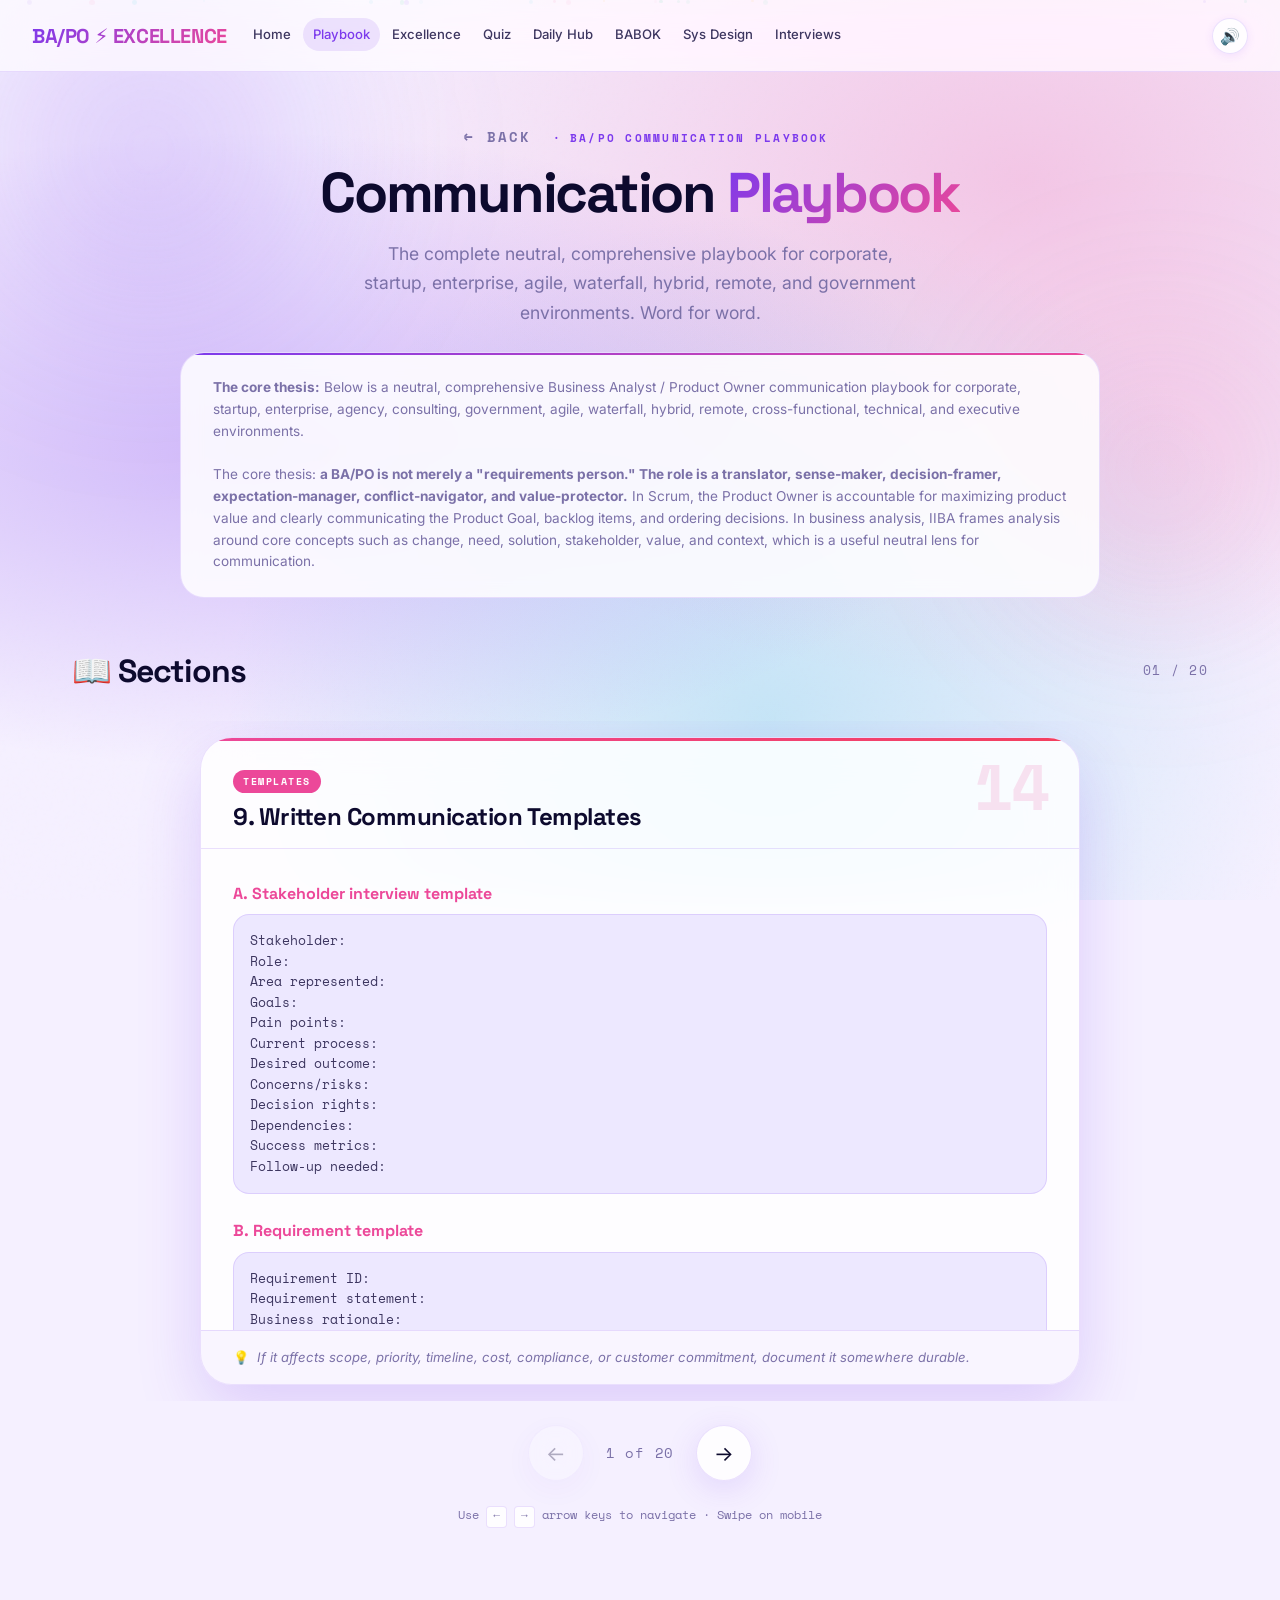
<file: playbook.html>
<!DOCTYPE html>
<html lang="en">
<head>
  <meta charset="UTF-8">
  <meta name="viewport" content="width=device-width, initial-scale=1.0">
  <meta name="description" content="BA/PO Communication Playbook — 20 sections, word for word">
  <title>BA/PO Communication Playbook · BA/PO Excellence</title>
  <link rel="stylesheet" href="css/main.css">
</head>
<body>
  <div class="page-bg"></div>
  <div class="orb orb-1"></div>
  <div class="orb orb-2"></div>
  <div class="particles"></div>
  <div id="resultFlash" class="result-flash"></div>

  <!-- Navbar -->
  <nav class="navbar">
    <a href="index.html" class="navbar-logo">BA/PO ⚡<span class="logo-xl"> EXCELLENCE</span></a>
    <div class="navbar-nav" id="navbarNav">
      <a href="index.html"      class="nav-link">Home</a>
      <a href="playbook.html"   class="nav-link">Playbook</a>
      <a href="excellence.html" class="nav-link">Excellence</a>
      <a href="quiz.html"       class="nav-link">Quiz</a>
      <a href="daily.html"      class="nav-link">Daily Hub</a>
      <a href="babok.html"      class="nav-link">BABOK</a>
      <a href="sysdesign.html"  class="nav-link">Sys Design</a>
      <a href="interviews.html" class="nav-link">Interviews</a>
    </div>
    <div class="navbar-actions">
      <button id="soundToggle" class="theme-btn" title="Toggle sound" aria-label="Toggle sound">🔊</button>
      <button class="hamburger-btn" id="mobileMenuBtn" aria-label="Toggle navigation" aria-expanded="false">
        <span></span><span></span><span></span>
      </button>
    </div>
  </nav>

  <!-- Main -->
  <main class="page-content">
    <!-- Page Header -->
    <header class="page-header">
      <div class="page-eyebrow">
        <a href="index.html" class="back-link">← Back</a>
        <span>·</span>
        <span>BA/PO Communication Playbook</span>
      </div>
      <h1 class="page-h1">
        Communication <span class="accent">Playbook</span>
      </h1>
      <p class="page-subtitle">
        The complete neutral, comprehensive playbook for corporate, startup, enterprise, agile, waterfall, hybrid, remote, and government environments. Word for word.
      </p>
    </header>

    <!-- Intro Banner -->
    <div class="intro-banner" id="introBanner"></div>

    <!-- Carousel Section -->
    <section class="carousel-section" aria-label="Playbook carousel">
      <div class="carousel-header">
        <h2 class="carousel-title">📖 Sections</h2>
        <span class="carousel-counter" id="carouselCounter" aria-live="polite">01 / 20</span>
      </div>

      <div class="carousel-track-wrapper" id="carouselWrapper" role="region" aria-label="Section content">
        <!-- Card rendered by JS -->
      </div>

      <nav class="carousel-nav" aria-label="Carousel navigation">
        <button id="prevBtn" class="nav-arrow" aria-label="Previous section" disabled>←</button>
        <span class="nav-progress" id="navProgress" aria-live="polite">1 of 20</span>
        <button id="nextBtn" class="nav-arrow" aria-label="Next section">→</button>
      </nav>

      <p class="keyboard-hint">
        Use <kbd class="kbd">←</kbd> <kbd class="kbd">→</kbd> arrow keys to navigate · Swipe on mobile
      </p>
    </section>
  </main>

  <script src="js/data.js"></script>
  <script src="js/engine.js"></script>
  <script src="js/sounds.js"></script>
  <script src="js/app.js"></script>
  <script>
    document.addEventListener('DOMContentLoaded', () => {
      initApp();

      // Populate intro banner
      const banner = document.getElementById('introBanner');
      if (banner && window.BAData) {
        banner.innerHTML = `<strong>The core thesis:</strong> ${BAData.COMMS_INTRO.replace(/\n/g,'<br>')}`;
      }

      // Build carousel with shuffled (hourly) sections
      const sections = window.Engine
        ? Engine.getHourlyCardOrder(BAData.COMMS_SECTIONS)
        : BAData.COMMS_SECTIONS;

      App.createCarousel(sections, App.renderContentCard);

      // Award XP for visit
      if (window.Engine) {
        Engine.addXP(5);
        App.updateXPBadge();
      }
    });
  </script>
</body>
</html>
</file>
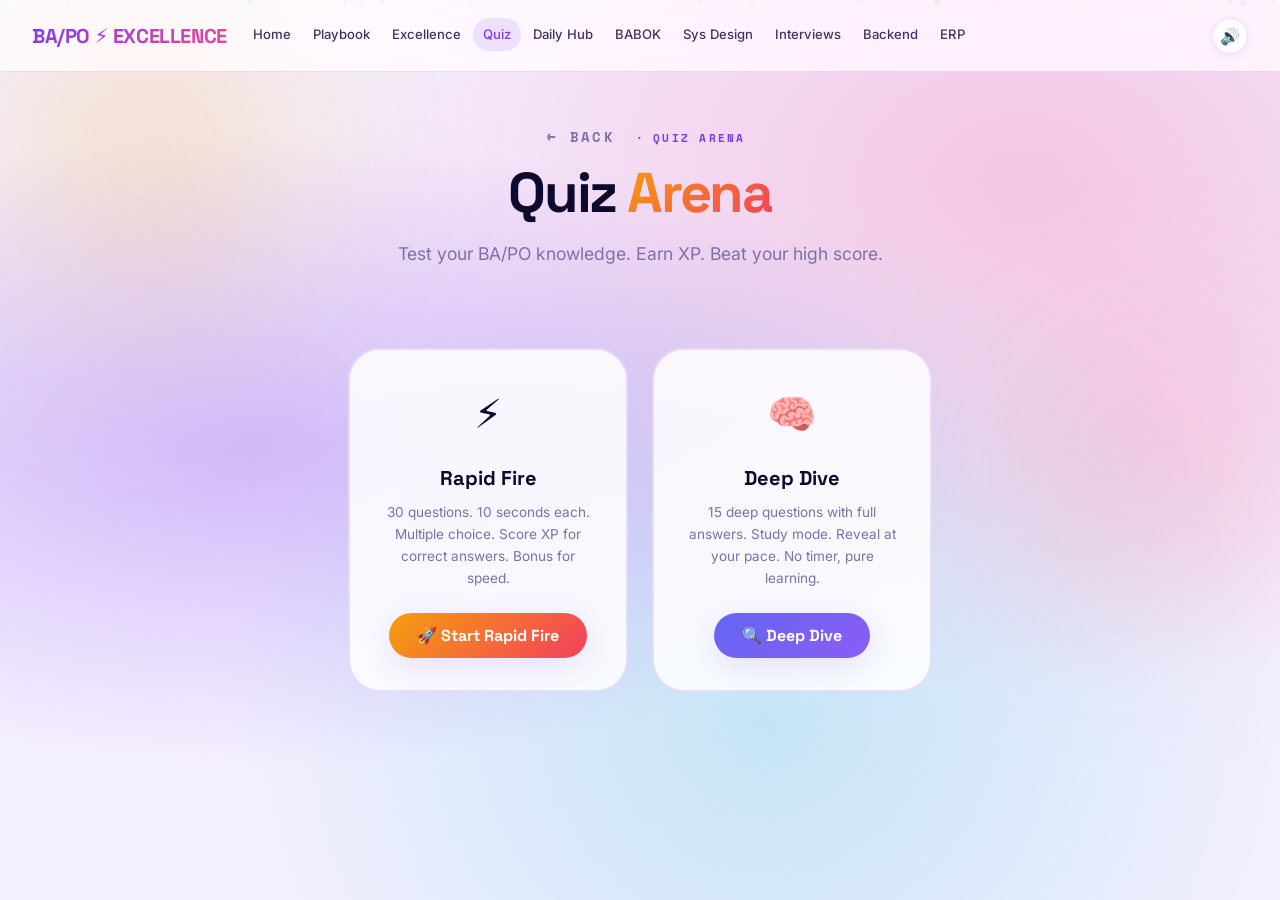
<file: quiz.html>
<!DOCTYPE html>
<html lang="en">
<head>
  <meta charset="UTF-8">
  <meta name="viewport" content="width=device-width, initial-scale=1.0">
  <meta name="description" content="BA/PO Quiz Arena — Rapid Fire & Deep Dive questions">
  <title>Quiz Arena · BA/PO Excellence</title>
  <link rel="stylesheet" href="css/main.css">
  <style>
    /* ── QUIZ PAGE EXTRA STYLES ──────────────────── */
    .quiz-page-content {
      flex: 1;
      overflow-y: auto;
    }

    .mode-card.rf { --card-accent: var(--secondary); }
    .mode-card.dd { --card-accent: var(--amber); }

    .mode-start-btn {
      display: inline-flex;
      align-items: center;
      gap: 8px;
      padding: 12px 28px;
      border-radius: var(--radius-full);
      font-family: var(--font-display);
      font-size: 1rem;
      font-weight: 700;
      border: none;
      cursor: pointer;
      transition: all var(--dur-fast) var(--ease-spring);
      color: white;
      margin-top: var(--space-lg);
      box-shadow: var(--shadow-md);
    }
    .mode-start-btn.rf-btn { background: var(--grad-fire); }
    .mode-start-btn.dd-btn { background: linear-gradient(135deg, #6366F1, #8B5CF6); }
    .mode-start-btn:hover { transform: translateY(-2px) scale(1.03); box-shadow: var(--shadow-lg); }

    /* Active mode indicator */
    .mode-card.active-mode {
      border-color: var(--primary);
      box-shadow: 0 0 0 2px var(--primary), var(--shadow-md);
    }

    /* Quiz arena header */
    .quiz-mode-label {
      font-family: var(--font-mono);
      font-size: 0.7rem;
      font-weight: 700;
      letter-spacing: 0.2em;
      text-transform: uppercase;
      color: var(--primary);
      text-align: center;
      margin-bottom: var(--space-md);
    }

    /* Explanation revealed after answer */
    .answer-explanation {
      margin-top: var(--space-md);
      padding: var(--space-md) var(--space-lg);
      border-radius: var(--radius-md);
      background: var(--bg2);
      border-left: 3px solid var(--emerald);
      font-size: 0.875rem;
      color: var(--text-2);
      line-height: 1.7;
      animation: fadeInUp 0.3s var(--ease-spring) both;
      display: none;
    }
    .answer-explanation.visible { display: block; }

    /* Score screen extras */
    .score-stats-row {
      display: flex;
      gap: var(--space-xl);
      justify-content: center;
      margin-bottom: var(--space-xl);
      flex-wrap: wrap;
    }
    .score-stat-item {
      text-align: center;
    }
    .score-stat-num {
      font-family: var(--font-display);
      font-size: 1.8rem;
      font-weight: 700;
      display: block;
    }
    .score-stat-label {
      font-size: 0.75rem;
      color: var(--text-muted);
      text-transform: uppercase;
      letter-spacing: 0.1em;
      font-family: var(--font-mono);
    }

    /* High score badge */
    .high-score-badge {
      display: inline-flex;
      align-items: center;
      gap: var(--space-sm);
      background: var(--grad-fire);
      color: white;
      padding: 6px 16px;
      border-radius: var(--radius-full);
      font-family: var(--font-mono);
      font-size: 0.8rem;
      font-weight: 700;
      margin-bottom: var(--space-md);
    }
    .high-score-badge.hidden { display: none; }

    /* Deep dive question card */
    .dd-card {
      background: var(--surface);
      border: 1px solid var(--border);
      border-radius: var(--radius-xl);
      padding: var(--space-2xl);
      box-shadow: var(--shadow-md);
      backdrop-filter: blur(20px);
      -webkit-backdrop-filter: blur(20px);
      max-width: 760px;
      width: 100%;
      margin: 0 auto;
      animation: fadeInUp 0.5s var(--ease-spring) both;
    }

    .dd-q-num {
      font-family: var(--font-mono);
      font-size: 0.7rem;
      font-weight: 700;
      letter-spacing: 0.15em;
      color: var(--amber);
      text-transform: uppercase;
      margin-bottom: var(--space-md);
    }

    .dd-question {
      font-family: var(--font-display);
      font-size: clamp(1.1rem, 2.5vw, 1.4rem);
      font-weight: 600;
      color: var(--text);
      line-height: 1.5;
      letter-spacing: -0.01em;
      margin-bottom: var(--space-xl);
    }

    .dd-actions {
      display: flex;
      gap: var(--space-md);
      flex-wrap: wrap;
      margin-bottom: var(--space-lg);
    }

    .dd-answer {
      background: var(--bg2);
      border: 1px solid var(--border);
      border-radius: var(--radius-md);
      padding: var(--space-lg) var(--space-xl);
      font-size: 0.9rem;
      color: var(--text-2);
      line-height: 1.8;
      white-space: pre-line;
      display: none;
      animation: fadeInUp 0.4s var(--ease-spring) both;
    }
    .dd-answer.visible {
      display: block;
      height: 280px;
      overflow-y: auto;
      scroll-behavior: smooth;
    }
    .dd-answer::-webkit-scrollbar { width: 5px; }
    .dd-answer::-webkit-scrollbar-track { background: transparent; }
    .dd-answer::-webkit-scrollbar-thumb { background: var(--border); border-radius: 3px; }
    .dd-answer::-webkit-scrollbar-thumb:hover { background: var(--text-muted); }

    .dd-nav {
      display: flex;
      gap: var(--space-md);
      justify-content: center;
      margin-top: var(--space-xl);
      flex-wrap: wrap;
    }

    /* Urgency color for timer */
    .urgent .timer-ring-fill { stroke: var(--rose) !important; }
    .urgent .timer-number { color: var(--rose) !important; }
  </style>
</head>
<body>
  <div class="page-bg"></div>
  <div class="orb orb-1" style="background:radial-gradient(circle,rgba(245,158,11,0.25) 0%,transparent 70%)"></div>
  <div class="orb orb-2" style="background:radial-gradient(circle,rgba(244,63,94,0.2) 0%,transparent 70%)"></div>
  <div class="particles"></div>
  <div id="resultFlash" class="result-flash"></div>

  <!-- Navbar -->
  <nav class="navbar">
    <a href="index.html" class="navbar-logo">BA/PO ⚡<span class="logo-xl"> EXCELLENCE</span></a>
    <div class="navbar-nav" id="navbarNav">
      <a href="index.html"      class="nav-link">Home</a>
      <a href="playbook.html"   class="nav-link">Playbook</a>
      <a href="excellence.html" class="nav-link">Excellence</a>
      <a href="quiz.html"       class="nav-link">Quiz</a>
      <a href="daily.html"      class="nav-link">Daily Hub</a>
      <a href="babok.html"      class="nav-link">BABOK</a>
      <a href="sysdesign.html"  class="nav-link">Sys Design</a>
      <a href="interviews.html" class="nav-link">Interviews</a>
      <a href="backend.html"    class="nav-link">Backend</a>
      <a href="erp.html"        class="nav-link">ERP</a>
    </div>
    <div class="navbar-actions">
      <button id="soundToggle" class="theme-btn" title="Toggle sound" aria-label="Toggle sound">🔊</button>
      <button class="hamburger-btn" id="mobileMenuBtn" aria-label="Toggle navigation" aria-expanded="false">
        <span></span><span></span><span></span>
      </button>
    </div>
  </nav>

  <!-- Main -->
  <main class="page-content quiz-page-content">
    <header class="page-header">
      <div class="page-eyebrow">
        <a href="index.html" class="back-link">← Back</a>
        <span>·</span>
        <span>Quiz Arena</span>
      </div>
      <h1 class="page-h1">
        Quiz <span class="accent" style="background:var(--grad-fire);-webkit-background-clip:text;background-clip:text;">Arena</span>
      </h1>
      <p class="page-subtitle">Test your BA/PO knowledge. Earn XP. Beat your high score.</p>
    </header>

    <!-- MODE SELECTION SCREEN -->
    <div id="modeScreen" class="quiz-wrapper">
      <!-- High score display -->
      <div id="highScoreDisplay" style="text-align:center;margin-bottom:var(--space-lg)"></div>

      <div class="mode-selector">
        <div class="mode-card rf" id="modeRF">
          <span class="mode-icon">⚡</span>
          <h3 class="mode-title">Rapid Fire</h3>
          <p class="mode-desc">30 questions. 10 seconds each. Multiple choice. Score XP for correct answers. Bonus for speed.</p>
          <button class="mode-start-btn rf-btn" onclick="Quiz.startRapidFire()">🚀 Start Rapid Fire</button>
        </div>
        <div class="mode-card dd" id="modeDD">
          <span class="mode-icon">🧠</span>
          <h3 class="mode-title">Deep Dive</h3>
          <p class="mode-desc">15 deep questions with full answers. Study mode. Reveal at your pace. No timer, pure learning.</p>
          <button class="mode-start-btn dd-btn" onclick="Quiz.startDeepDive()">🔍 Deep Dive</button>
        </div>
      </div>

      <!-- Stats from previous games -->
      <div id="prevStats" style="text-align:center;margin-top:var(--space-lg)"></div>
    </div>

    <!-- RAPID FIRE ARENA -->
    <div id="rfArena" class="quiz-wrapper" style="display:none">
      <div class="quiz-mode-label">⚡ RAPID FIRE MODE</div>

      <div class="quiz-arena">
        <!-- Top bar: progress + score + timer -->
        <div class="quiz-topbar">
          <span class="quiz-stat">Q <strong id="rfQNum">1</strong></span>
          <div class="quiz-progress-bar" role="progressbar" aria-valuemin="0" aria-valuemax="100" id="rfProgressBar">
            <div class="quiz-progress-fill" id="rfProgressFill" style="width:0%"></div>
          </div>
          <div class="timer-ring" id="timerRing" aria-label="Time remaining">
            <svg viewBox="0 0 70 70" width="72" height="72">
              <circle class="timer-ring-bg" cx="35" cy="35" r="30"/>
              <circle class="timer-ring-fill" cx="35" cy="35" r="30" id="timerCircle"
                stroke-dasharray="188.5" stroke-dashoffset="0"/>
            </svg>
            <span class="timer-number" id="timerNum">10</span>
          </div>
          <span class="quiz-stat">Score <strong id="rfScore">0</strong></span>
        </div>

        <!-- Category badge + question -->
        <div class="question-card">
          <div class="question-meta">
            <span class="question-badge" id="rfCategory">Foundation</span>
            <span class="question-badge" style="background:rgba(16,185,129,0.1);color:var(--emerald);border-color:rgba(16,185,129,0.2)" id="rfCorrectCount">✓ 0</span>
          </div>
          <p class="question-text" id="rfQuestion">Loading question...</p>
          <div class="answer-explanation" id="rfExplanation"></div>
        </div>

        <!-- Options -->
        <div class="options-grid" id="rfOptions" role="group" aria-label="Answer options"></div>
      </div>
    </div>

    <!-- SCORE SCREEN -->
    <div id="scoreScreen" class="quiz-wrapper" style="display:none">
      <div class="score-screen">
        <div id="newHighScore" class="high-score-badge hidden">🏆 NEW HIGH SCORE!</div>
        <div class="score-ring-wrap">
          <svg viewBox="0 0 180 180" width="180" height="180">
            <defs>
              <linearGradient id="scoreGrad" x1="0%" y1="0%" x2="100%" y2="100%">
                <stop offset="0%" stop-color="#7C3AED"/>
                <stop offset="100%" stop-color="#EC4899"/>
              </linearGradient>
            </defs>
            <circle fill="none" stroke="var(--border)" stroke-width="12" cx="90" cy="90" r="72"/>
            <circle fill="none" stroke="url(#scoreGrad)" stroke-width="12" cx="90" cy="90" r="72"
              stroke-linecap="round"
              stroke-dasharray="452.4"
              stroke-dashoffset="452.4"
              id="scoreRingFill"/>
          </svg>
          <span class="score-percent" id="scorePercent">0%</span>
        </div>

        <h2 class="score-title" id="scoreTitle">Quiz Complete!</h2>
        <p class="score-sub" id="scoreSub">Here's how you did</p>

        <div class="score-stats-row">
          <div class="score-stat-item">
            <span class="score-stat-num" id="scoreCorrect" style="color:var(--emerald)">0</span>
            <span class="score-stat-label">Correct</span>
          </div>
          <div class="score-stat-item">
            <span class="score-stat-num" id="scoreWrong" style="color:var(--rose)">0</span>
            <span class="score-stat-label">Wrong</span>
          </div>
          <div class="score-stat-item">
            <span class="score-stat-num" id="scoreTotal">0</span>
            <span class="score-stat-label">Total</span>
          </div>
        </div>

        <div class="xp-earned" id="xpEarnedBadge">⚡ +0 XP earned!</div>

        <div style="display:flex;gap:var(--space-md);justify-content:center;flex-wrap:wrap;margin-bottom:var(--space-xl)">
          <button class="btn btn-primary" onclick="Quiz.startRapidFire()">🔄 Play Again</button>
          <button class="btn btn-outline" onclick="Quiz.startDeepDive()">🧠 Deep Dive</button>
          <a href="index.html" class="btn btn-ghost">🏠 Home</a>
        </div>

        <!-- Wrong answers review -->
        <div id="wrongAnswersReview" style="max-width:600px;margin:0 auto;text-align:left"></div>
      </div>
    </div>

    <!-- DEEP DIVE SCREEN -->
    <div id="ddScreen" class="quiz-wrapper" style="display:none">
      <div class="quiz-mode-label">🧠 DEEP DIVE MODE</div>

      <div id="ddContent" style="width:100%;max-width:760px">
        <!-- Populated by JS -->
      </div>

      <div class="dd-nav" id="ddNav"></div>
    </div>

  </main>

  <script src="js/data.js"></script>
  <script src="js/engine.js"></script>
  <script src="js/sounds.js"></script>
  <script src="js/app.js"></script>
  <script>
  // ================================================================
  // QUIZ GAME ENGINE
  // ================================================================
  const Quiz = (() => {
    const TIMER_SECS = 10;
    const CIRCUMFERENCE = 188.5;

    let questions = [];
    let current = 0;
    let score = 0;
    let correct = 0;
    let answered = false;
    let timer = null;
    let wrongAnswers = [];

    // ── SCREEN MANAGEMENT ───────────────────────
    function showScreen(id) {
      ['modeScreen','rfArena','scoreScreen','ddScreen'].forEach(s => {
        const el = document.getElementById(s);
        if (el) el.style.display = s === id ? 'flex' : 'none';
      });
    }

    // ── RAPID FIRE ───────────────────────────────
    function startRapidFire() {
      if (window.SoundEngine) SoundEngine.start();
      const raw = window.BAData ? BAData.QUIZ_QUESTIONS : [];
      questions = window.Engine ? Engine.getDailyRapidFire() : [...raw];
      current = 0; score = 0; correct = 0; wrongAnswers = [];
      showScreen('rfArena');
      renderQuestion();
    }

    function renderQuestion() {
      if (current >= questions.length) { endGame(); return; }
      answered = false;
      const q = questions[current];

      // Update topbar
      document.getElementById('rfQNum').textContent = current + 1;
      document.getElementById('rfScore').textContent = score;
      document.getElementById('rfCorrectCount').textContent = `✓ ${correct}`;
      const pct = (current / questions.length) * 100;
      document.getElementById('rfProgressFill').style.width = pct + '%';
      document.getElementById('rfProgressBar').setAttribute('aria-valuenow', Math.round(pct));

      // Question text
      document.getElementById('rfQuestion').textContent = q.q;
      document.getElementById('rfCategory').textContent = q.cat;
      document.getElementById('rfExplanation').classList.remove('visible');
      document.getElementById('rfExplanation').textContent = '';

      // Options
      const grid = document.getElementById('rfOptions');
      grid.innerHTML = '';
      const letters = ['A','B','C','D'];
      q.opts.forEach((opt, i) => {
        const btn = document.createElement('button');
        btn.className = 'option-btn';
        btn.innerHTML = `<span class="option-letter">${letters[i]}</span><span>${opt}</span>`;
        btn.setAttribute('aria-label', `Option ${letters[i]}: ${opt}`);
        btn.addEventListener('click', () => selectAnswer(i, btn));
        grid.appendChild(btn);
      });

      // Timer
      if (timer) timer.stop();
      resetTimer();
      timer = Engine.createTimer(TIMER_SECS,
        (remaining, offset) => {
          document.getElementById('timerNum').textContent = remaining;
          document.getElementById('timerCircle').style.strokeDashoffset =
            CIRCUMFERENCE - (remaining / TIMER_SECS) * CIRCUMFERENCE;
          if (remaining <= 3) {
            document.getElementById('timerRing').classList.add('urgent');
            if (window.SoundEngine) SoundEngine.urgentTick();
          }
          if (remaining > 0 && window.SoundEngine && remaining <= 3) {
            // already played urgentTick
          } else if (remaining > 3 && remaining < TIMER_SECS && window.SoundEngine) {
            SoundEngine.tick();
          }
        },
        () => { if (!answered) selectAnswer(-1, null); } // time out
      );
      timer.start();
    }

    function resetTimer() {
      document.getElementById('timerNum').textContent = TIMER_SECS;
      document.getElementById('timerCircle').style.strokeDashoffset = '0';
      document.getElementById('timerRing').classList.remove('urgent');
    }

    function selectAnswer(idx, btn) {
      if (answered) return;
      answered = true;
      if (timer) timer.stop();

      const q = questions[current];
      const isCorrect = idx === q.a;

      // Visual feedback on all buttons
      const btns = document.querySelectorAll('#rfOptions .option-btn');
      btns.forEach((b, i) => {
        b.disabled = true;
        if (i === q.a) b.classList.add('correct');
        else if (i === idx) b.classList.add('wrong');
      });

      // Score
      if (isCorrect) {
        correct++;
        const timeBonus = timer ? timer.getRemaining() : 0;
        const pts = 10 + Math.floor(timeBonus * 2);
        score += pts;
        if (window.SoundEngine) SoundEngine.correct();
        App.showResultFlash(true);
        App.showToast(`+${pts} pts! 🎯`);
      } else {
        if (window.SoundEngine) SoundEngine.wrong();
        App.showResultFlash(false);
        wrongAnswers.push({ q: q.q, yourAnswer: idx >= 0 ? q.opts[idx] : 'Timed out', correct: q.opts[q.a] });
      }

      // Show explanation (the correct answer as a mini insight)
      const expEl = document.getElementById('rfExplanation');
      expEl.textContent = `✓ ${q.opts[q.a]}`;
      expEl.classList.add('visible');

      // Auto advance
      setTimeout(() => {
        current++;
        if (current < questions.length) renderQuestion();
        else endGame();
      }, 1400);
    }

    function endGame() {
      if (timer) timer.stop();
      const total = questions.length;
      const pct = Math.round((correct / total) * 100);

      // Record result
      let xpEarned = 0;
      if (window.Engine) {
        const result = Engine.recordQuizResult(correct, total);
        xpEarned = result.xpEarned;
        App.updateXPBadge();
      }
      if (window.SoundEngine) SoundEngine.quizComplete(pct);

      // Populate score screen
      document.getElementById('scorePercent').textContent = pct + '%';
      document.getElementById('scoreCorrect').textContent = correct;
      document.getElementById('scoreWrong').textContent = total - correct;
      document.getElementById('scoreTotal').textContent = total;
      document.getElementById('xpEarnedBadge').textContent = `⚡ +${xpEarned} XP earned!`;

      const titles = {
        100: '🏆 PERFECT SCORE!',
        80:  '🔥 Outstanding!',
        60:  '⚡ Solid Work!',
        40:  '📖 Keep Studying!',
        0:   '💪 Don\'t Give Up!'
      };
      const subs = {
        100: 'You are a BA/PO legend. Unstoppable.',
        80:  'You clearly know your stuff. The arena is yours.',
        60:  'Good foundation. Review the tricky ones.',
        40:  'More time in the Playbook will sharpen your edge.',
        0:   'Every expert was once a beginner. Back to the Playbook!'
      };
      let titleKey = 0;
      [40, 60, 80, 100].forEach(k => { if (pct >= k) titleKey = k; });
      document.getElementById('scoreTitle').textContent = titles[titleKey];
      document.getElementById('scoreSub').textContent = subs[titleKey];

      // Animate ring
      const state = window.Engine ? Engine.getState() : {};
      const isNew = state.quizHighScore === pct;
      if (isNew && pct > 0) {
        document.getElementById('newHighScore').classList.remove('hidden');
        if (window.SoundEngine) SoundEngine.levelUp();
      }

      setTimeout(() => {
        const fill = document.getElementById('scoreRingFill');
        fill.style.transition = 'stroke-dashoffset 1.5s ease';
        fill.style.strokeDashoffset = 452.4 - (pct / 100) * 452.4;
      }, 300);

      // Wrong answers review
      if (wrongAnswers.length > 0) {
        const rev = document.getElementById('wrongAnswersReview');
        rev.innerHTML = `<h3 style="font-family:var(--font-display);font-size:1.1rem;font-weight:700;color:var(--text);margin-bottom:var(--space-lg);text-align:center">📝 Review Wrong Answers</h3>
          ${wrongAnswers.map((w, i) => `
            <div style="background:var(--surface);border:1px solid var(--border);border-radius:var(--radius-md);padding:var(--space-md) var(--space-lg);margin-bottom:var(--space-sm);border-left:3px solid var(--rose)">
              <p style="font-size:0.85rem;font-weight:600;color:var(--text);margin-bottom:var(--space-xs)">${i+1}. ${w.q}</p>
              <p style="font-size:0.8rem;color:var(--rose);margin-bottom:2px">✗ Your answer: ${w.yourAnswer}</p>
              <p style="font-size:0.8rem;color:var(--emerald)">✓ Correct: ${w.correct}</p>
            </div>
          `).join('')}`;
      }

      showScreen('scoreScreen');
    }

    // ── DEEP DIVE ─────────────────────────────────
    let ddQuestions = [];
    let ddCurrent = 0;

    function startDeepDive() {
      if (window.Engine) {
        Engine.addXP(10);
        App.updateXPBadge();
      }
      ddQuestions = window.BAData ? [...BAData.QOTD_POOL] : [];
      if (window.Engine) ddQuestions = Engine.seededShuffle(ddQuestions, Engine.getDaySeed() + 99);
      ddCurrent = 0;
      showScreen('ddScreen');
      renderDDQuestion();
    }

    function renderDDQuestion() {
      const q = ddQuestions[ddCurrent];
      if (!q) return;

      const content = document.getElementById('ddContent');
      content.innerHTML = `
        <div class="dd-card">
          <p class="dd-q-num">Question ${ddCurrent + 1} of ${ddQuestions.length} · Deep Dive</p>
          <p class="dd-question">${q.q}</p>
          <div class="dd-actions">
            <button class="btn btn-primary" onclick="Quiz.revealDDAnswer()" id="ddRevealBtn">
              💡 Reveal Answer
            </button>
            ${ddCurrent < ddQuestions.length - 1
              ? `<button class="btn btn-ghost" onclick="Quiz.nextDDQuestion()">Skip →</button>`
              : ''}
          </div>
          <div class="dd-answer" id="ddAnswer">${q.a}</div>
        </div>
      `;

      // Update nav
      const nav = document.getElementById('ddNav');
      nav.innerHTML = `
        <button class="btn btn-ghost btn-sm" onclick="Quiz.prevDDQuestion()" ${ddCurrent === 0 ? 'disabled' : ''}>← Previous</button>
        <span style="font-family:var(--font-mono);font-size:0.8rem;color:var(--text-muted);padding:0 var(--space-sm)">${ddCurrent+1} / ${ddQuestions.length}</span>
        <button class="btn btn-ghost btn-sm" onclick="Quiz.nextDDQuestion()" ${ddCurrent === ddQuestions.length - 1 ? 'disabled' : ''}>Next →</button>
      `;
    }

    function revealDDAnswer() {
      const ans = document.getElementById('ddAnswer');
      const btn = document.getElementById('ddRevealBtn');
      const card = document.querySelector('.dd-card');
      if (ans) {
        ans.classList.add('visible');
        if (card) card.classList.add('answer-shown');
        if (btn) btn.style.display = 'none';
        if (window.SoundEngine) SoundEngine.reveal();
      }
    }

    function nextDDQuestion() {
      if (ddCurrent < ddQuestions.length - 1) {
        ddCurrent++;
        renderDDQuestion();
        if (window.SoundEngine) SoundEngine.click();
      } else {
        showScreen('modeScreen');
      }
    }

    function prevDDQuestion() {
      if (ddCurrent > 0) {
        ddCurrent--;
        renderDDQuestion();
        if (window.SoundEngine) SoundEngine.click();
      }
    }

    // ── PUBLIC API ───────────────────────────────
    return {
      startRapidFire,
      startDeepDive,
      revealDDAnswer,
      nextDDQuestion,
      prevDDQuestion,
      endGame
    };
  })();

  window.Quiz = Quiz;

  // ── INIT ─────────────────────────────────────────
  document.addEventListener('DOMContentLoaded', () => {
    initApp();

    // Show previous high score
    if (window.Engine) {
      const state = Engine.getState();
      const hsEl = document.getElementById('highScoreDisplay');
      if (hsEl && state.quizHighScore > 0) {
        hsEl.innerHTML = `<div style="font-family:var(--font-mono);font-size:0.8rem;color:var(--text-muted)">
          🏆 Your High Score: <strong style="color:var(--primary)">${state.quizHighScore}%</strong>
          &nbsp;·&nbsp;
          Total Correct: <strong style="color:var(--emerald)">${state.totalCorrect}</strong>
        </div>`;
      }

      // Previous stats
      const psEl = document.getElementById('prevStats');
      if (psEl && state.totalAnswered > 0) {
        const acc = Math.round((state.totalCorrect / state.totalAnswered) * 100);
        psEl.innerHTML = `<div style="font-family:var(--font-mono);font-size:0.75rem;color:var(--text-muted)">
          Overall accuracy: <strong style="color:var(--amber)">${acc}%</strong>
          across ${state.totalAnswered} questions
        </div>`;
      }
    }
  });
  </script>
</body>
</html>
</file>
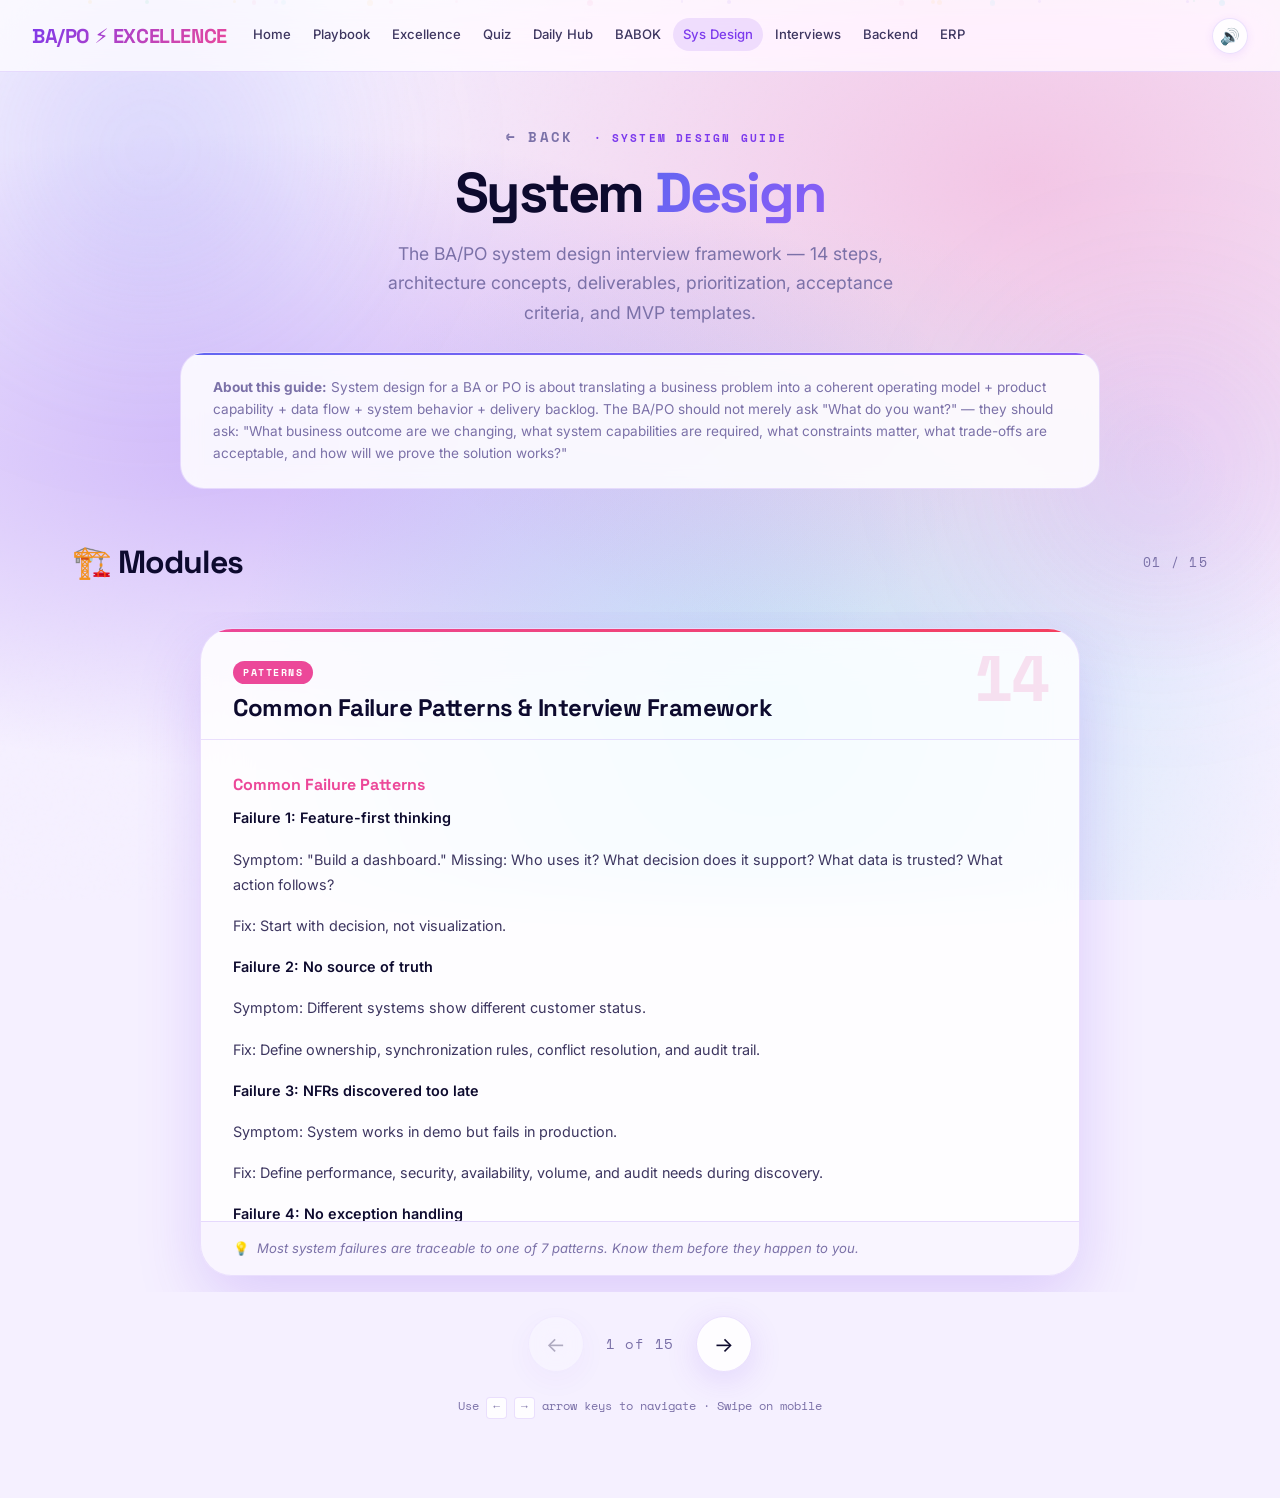
<file: sysdesign.html>
<!DOCTYPE html>
<html lang="en">
<head>
  <meta charset="UTF-8">
  <meta name="viewport" content="width=device-width, initial-scale=1.0">
  <meta name="description" content="BA/PO System Design Guide — 15 modules covering the full system design interview framework">
  <title>System Design Guide · BA/PO Excellence</title>
  <link rel="stylesheet" href="css/main.css">
</head>
<body>
  <div class="page-bg"></div>
  <div class="orb orb-1" style="background:radial-gradient(circle,rgba(99,102,241,0.25) 0%,transparent 70%)"></div>
  <div class="orb orb-2" style="background:radial-gradient(circle,rgba(139,92,246,0.2) 0%,transparent 70%)"></div>
  <div class="particles"></div>
  <div id="resultFlash" class="result-flash"></div>

  <!-- Navbar -->
  <nav class="navbar">
    <a href="index.html" class="navbar-logo">BA/PO ⚡<span class="logo-xl"> EXCELLENCE</span></a>
    <div class="navbar-nav" id="navbarNav">
      <a href="index.html"      class="nav-link">Home</a>
      <a href="playbook.html"   class="nav-link">Playbook</a>
      <a href="excellence.html" class="nav-link">Excellence</a>
      <a href="quiz.html"       class="nav-link">Quiz</a>
      <a href="daily.html"      class="nav-link">Daily Hub</a>
      <a href="babok.html"      class="nav-link">BABOK</a>
      <a href="sysdesign.html"  class="nav-link">Sys Design</a>
      <a href="interviews.html" class="nav-link">Interviews</a>
      <a href="backend.html"    class="nav-link">Backend</a>
      <a href="erp.html"        class="nav-link">ERP</a>
    </div>
    <div class="navbar-actions">
      <button id="soundToggle" class="theme-btn" title="Toggle sound" aria-label="Toggle sound">🔊</button>
      <button class="hamburger-btn" id="mobileMenuBtn" aria-label="Toggle navigation" aria-expanded="false">
        <span></span><span></span><span></span>
      </button>
    </div>
  </nav>

  <!-- Main -->
  <main class="page-content">
    <header class="page-header">
      <div class="page-eyebrow">
        <a href="index.html" class="back-link">← Back</a>
        <span>·</span>
        <span>System Design Guide</span>
      </div>
      <h1 class="page-h1">
        System <span class="accent" style="background:linear-gradient(135deg,#6366F1,#8B5CF6);-webkit-background-clip:text;background-clip:text;">Design</span>
      </h1>
      <p class="page-subtitle">
        The BA/PO system design interview framework — 14 steps, architecture concepts, deliverables, prioritization, acceptance criteria, and MVP templates.
      </p>
    </header>

    <!-- Intro Banner -->
    <div class="intro-banner" id="introBanner" style="--grad-primary:linear-gradient(135deg,#6366F1,#8B5CF6)"></div>

    <!-- Carousel Section -->
    <section class="carousel-section" aria-label="System Design guide carousel">
      <div class="carousel-header">
        <h2 class="carousel-title">🏗️ Modules</h2>
        <span class="carousel-counter" id="carouselCounter" aria-live="polite">01 / 15</span>
      </div>

      <div class="carousel-track-wrapper" id="carouselWrapper" role="region" aria-label="Module content">
        <!-- Card rendered by JS -->
      </div>

      <nav class="carousel-nav" aria-label="Carousel navigation">
        <button id="prevBtn" class="nav-arrow" aria-label="Previous module" disabled>←</button>
        <span class="nav-progress" id="navProgress" aria-live="polite">1 of 15</span>
        <button id="nextBtn" class="nav-arrow" aria-label="Next module">→</button>
      </nav>

      <p class="keyboard-hint">
        Use <kbd class="kbd">←</kbd> <kbd class="kbd">→</kbd> arrow keys to navigate · Swipe on mobile
      </p>
    </section>
  </main>

  <script src="js/data.js"></script>
  <script src="js/data-sysdesign.js"></script>
  <script src="js/engine.js"></script>
  <script src="js/sounds.js"></script>
  <script src="js/app.js"></script>
  <script>
    document.addEventListener('DOMContentLoaded', () => {
      initApp();

      // Populate intro banner
      const banner = document.getElementById('introBanner');
      if (banner && window.SYSDESIGN_DATA) {
        banner.innerHTML = `<strong>About this guide:</strong> ${SYSDESIGN_DATA.SYSDESIGN_INTRO.replace(/\n/g,'<br>')}`;
      }

      // Build carousel with hourly shuffle
      const sections = window.Engine
        ? Engine.getHourlyCardOrder(SYSDESIGN_DATA.SYSDESIGN_SECTIONS)
        : SYSDESIGN_DATA.SYSDESIGN_SECTIONS;

      App.createCarousel(sections, App.renderContentCard);

      // Award XP
      if (window.Engine) {
        Engine.addXP(5);
        App.updateXPBadge();
      }
    });
  </script>
</body>
</html>
</file>
<file: css/main.css>
/* ================================================================
   MAIN.CSS — BA/PO EXCELLENCE: DESIGN SYSTEM
   Insane Gen-Z, 3D, Spatial, Framer-inspired
   Light + Dark Mode | Cross-Platform | Performance-First
   ================================================================ */

/* ── GOOGLE FONTS ─────────────────────────────────────────────── */
@import url('https://fonts.googleapis.com/css2?family=Space+Grotesk:wght@300;400;500;600;700&family=Inter:wght@300;400;500;600;700;800;900&family=Space+Mono:wght@400;700&display=swap');

/* ── CSS CUSTOM PROPERTIES ────────────────────────────────────── */
:root {
  /* Light Mode Colors */
  --bg: #F5F0FF;
  --bg2: #EDE8FF;
  --surface: rgba(255,255,255,0.85);
  --surface-solid: #FFFFFF;
  --border: rgba(124,58,237,0.15);
  --border-strong: rgba(124,58,237,0.35);
  --text: #0D0A2E;
  --text-2: #3D3660;
  --text-muted: #7B71A8;

  /* Brand Palette */
  --primary: #7C3AED;
  --primary-light: #A78BFA;
  --secondary: #EC4899;
  --secondary-light: #F472B6;
  --cyan: #06B6D4;
  --cyan-light: #67E8F9;
  --emerald: #10B981;
  --emerald-light: #6EE7B7;
  --amber: #F59E0B;
  --amber-light: #FCD34D;
  --rose: #F43F5E;
  --indigo: #6366F1;

  /* Section Colors (cycle through) */
  --color-1: #7C3AED;
  --color-2: #EC4899;
  --color-3: #06B6D4;
  --color-4: #10B981;
  --color-5: #F59E0B;
  --color-6: #F43F5E;
  --color-7: #6366F1;
  --color-8: #8B5CF6;

  /* Gradients */
  --grad-primary: linear-gradient(135deg, #7C3AED 0%, #EC4899 100%);
  --grad-secondary: linear-gradient(135deg, #06B6D4 0%, #10B981 100%);
  --grad-fire: linear-gradient(135deg, #F59E0B 0%, #F43F5E 100%);
  --grad-space: linear-gradient(135deg, #0F0C29 0%, #302B63 50%, #24243E 100%);
  --grad-aurora: linear-gradient(135deg, #7C3AED 0%, #06B6D4 50%, #10B981 100%);
  --grad-hero: radial-gradient(ellipse at 20% 50%, rgba(124,58,237,0.3) 0%, transparent 50%),
               radial-gradient(ellipse at 80% 20%, rgba(236,72,153,0.25) 0%, transparent 50%),
               radial-gradient(ellipse at 60% 80%, rgba(6,182,212,0.2) 0%, transparent 50%);

  /* Typography */
  --font-display: 'Space Grotesk', system-ui, -apple-system, sans-serif;
  --font-body: 'Inter', system-ui, -apple-system, sans-serif;
  --font-mono: 'Space Mono', 'Courier New', monospace;

  /* Spacing */
  --space-xs: 4px;
  --space-sm: 8px;
  --space-md: 16px;
  --space-lg: 24px;
  --space-xl: 32px;
  --space-2xl: 48px;
  --space-3xl: 64px;
  --space-4xl: 96px;

  /* Radii */
  --radius-sm: 8px;
  --radius-md: 16px;
  --radius-lg: 24px;
  --radius-xl: 32px;
  --radius-full: 9999px;

  /* Shadows */
  --shadow-sm: 0 2px 8px rgba(124,58,237,0.1);
  --shadow-md: 0 8px 32px rgba(124,58,237,0.15);
  --shadow-lg: 0 24px 64px rgba(124,58,237,0.2);
  --shadow-xl: 0 40px 80px rgba(124,58,237,0.25);
  --shadow-glow: 0 0 40px rgba(124,58,237,0.4);
  --shadow-pink: 0 8px 32px rgba(236,72,153,0.3);
  --shadow-cyan: 0 8px 32px rgba(6,182,212,0.3);

  /* Transitions */
  --ease-spring: cubic-bezier(0.34, 1.56, 0.64, 1);
  --ease-smooth: cubic-bezier(0.4, 0, 0.2, 1);
  --ease-bounce: cubic-bezier(0.68, -0.55, 0.265, 1.55);
  --dur-fast: 150ms;
  --dur-normal: 300ms;
  --dur-slow: 500ms;
  --dur-xslow: 800ms;

  /* Layout */
  --nav-h: 72px;
  --card-h: 72vh;
  --card-w: min(880px, 90vw);
}



/* ── RESET ─────────────────────────────────────────────────────── */
*, *::before, *::after {
  box-sizing: border-box;
  margin: 0;
  padding: 0;
}

html {
  font-size: 16px;
  scroll-behavior: smooth;
  -webkit-text-size-adjust: 100%;
}

body {
  font-family: var(--font-body);
  background-color: var(--bg);
  color: var(--text);
  line-height: 1.6;
  overflow-x: hidden;
  min-height: 100vh;
}

img, video, canvas, svg { display: block; max-width: 100%; }
a { color: inherit; text-decoration: none; }
button { cursor: pointer; border: none; background: none; font-family: inherit; }
input, textarea, select { font-family: inherit; }
ul, ol { list-style: none; }
table { border-collapse: collapse; width: 100%; }

/* ── SCROLLBAR ─────────────────────────────────────────────────── */
::-webkit-scrollbar { width: 6px; height: 6px; }
::-webkit-scrollbar-track { background: transparent; }
::-webkit-scrollbar-thumb {
  background: var(--primary);
  border-radius: var(--radius-full);
}

/* ── SELECTION ─────────────────────────────────────────────────── */
::selection {
  background: var(--primary);
  color: white;
}

/* ── FOCUS ─────────────────────────────────────────────────────── */
:focus-visible {
  outline: 2px solid var(--primary);
  outline-offset: 3px;
  border-radius: var(--radius-sm);
}

/* ================================================================
   BACKGROUND SYSTEM
   ================================================================ */
.page-bg {
  position: fixed;
  inset: 0;
  z-index: -2;
  background-color: var(--bg);
  transition: background-color var(--dur-normal) var(--ease-smooth);
}

.page-bg::before {
  content: '';
  position: absolute;
  inset: 0;
  background: var(--grad-hero);
  animation: bgPulse 8s ease-in-out infinite alternate;
}

.page-bg::after {
  content: '';
  position: absolute;
  inset: 0;
  background-image: url("data:image/svg+xml,%3Csvg viewBox='0 0 256 256' xmlns='http://www.w3.org/2000/svg'%3E%3Cfilter id='noise'%3E%3CfeTurbulence type='fractalNoise' baseFrequency='0.9' numOctaves='4' stitchTiles='stitch'/%3E%3C/filter%3E%3Crect width='100%25' height='100%25' filter='url(%23noise)' opacity='0.03'/%3E%3C/svg%3E");
  opacity: 0.4;
  pointer-events: none;
}

@keyframes bgPulse {
  0% { opacity: 0.6; transform: scale(1); }
  100% { opacity: 1; transform: scale(1.05); }
}

/* ── FLOATING ORBS ─────────────────────────────────────────────── */
.orb {
  position: fixed;
  border-radius: 50%;
  filter: blur(80px);
  pointer-events: none;
  z-index: -1;
  animation: orbFloat 12s ease-in-out infinite;
  will-change: transform;
}
.orb-1 {
  width: 500px; height: 500px;
  background: radial-gradient(circle, rgba(124,58,237,0.25) 0%, transparent 70%);
  top: -100px; left: -100px;
  animation-duration: 14s;
}
.orb-2 {
  width: 400px; height: 400px;
  background: radial-gradient(circle, rgba(236,72,153,0.2) 0%, transparent 70%);
  top: 30%; right: -80px;
  animation-duration: 10s;
  animation-delay: -3s;
}
.orb-3 {
  width: 350px; height: 350px;
  background: radial-gradient(circle, rgba(6,182,212,0.18) 0%, transparent 70%);
  bottom: 10%; left: 20%;
  animation-duration: 16s;
  animation-delay: -6s;
}

@keyframes orbFloat {
  0%, 100% { transform: translate(0, 0) scale(1); }
  33% { transform: translate(30px, -20px) scale(1.05); }
  66% { transform: translate(-20px, 30px) scale(0.95); }
}

/* ================================================================
   NAVIGATION BAR
   ================================================================ */
.navbar {
  position: fixed;
  top: 0;
  left: 0;
  right: 0;
  height: var(--nav-h);
  z-index: 1000;
  display: flex;
  align-items: center;
  padding: 0 var(--space-xl);
  background: rgba(255,255,255,0.7);
  backdrop-filter: blur(20px) saturate(180%);
  -webkit-backdrop-filter: blur(20px) saturate(180%);
  border-bottom: 1px solid var(--border);
}

.navbar-logo {
  font-family: var(--font-display);
  font-size: 1.25rem;
  font-weight: 700;
  background: var(--grad-primary);
  -webkit-background-clip: text;
  -webkit-text-fill-color: transparent;
  background-clip: text;
  letter-spacing: -0.02em;
  white-space: nowrap;
  flex-shrink: 0;
  margin-right: var(--space-md);
}

.navbar-nav {
  flex: 1;
  min-width: 0;
  display: flex;
  align-items: center;
  gap: 2px;
  overflow-x: hidden;
  scrollbar-width: none;
  padding-bottom: 2px; /* prevent clipping of focus rings */
}
.navbar-nav::-webkit-scrollbar {
  display: none;
}

.nav-link {
  font-size: 0.82rem;
  font-weight: 500;
  padding: 6px 10px;
  border-radius: var(--radius-full);
  color: var(--text-2);
  transition: all var(--dur-fast) var(--ease-smooth);
  position: relative;
  white-space: nowrap;
  flex-shrink: 1;
}
.nav-link:hover {
  color: var(--primary);
  background: rgba(124,58,237,0.08);
}
.nav-link.active {
  color: var(--primary);
  background: rgba(124,58,237,0.12);
}

.navbar-actions {
  display: flex;
  align-items: center;
  gap: var(--space-sm);
  margin-left: auto;
  flex-shrink: 0;
}

.xp-badge {
  font-family: var(--font-mono);
  font-size: 0.75rem;
  font-weight: 700;
  padding: 4px 12px;
  border-radius: var(--radius-full);
  background: var(--grad-primary);
  color: white;
  letter-spacing: 0.05em;
  box-shadow: var(--shadow-sm);
  cursor: default;
  white-space: nowrap;
}

/* ── ICON BUTTON (sound toggle) ───────────────────────────────── */
.theme-btn {
  width: 36px; height: 36px;
  border-radius: var(--radius-full);
  background: var(--surface);
  border: 1px solid var(--border);
  color: var(--text);
  display: flex;
  align-items: center;
  justify-content: center;
  font-size: 1rem;
  transition: all var(--dur-fast) var(--ease-smooth);
  box-shadow: var(--shadow-sm);
  flex-shrink: 0;
}
.theme-btn:hover {
  transform: scale(1.1);
  box-shadow: var(--shadow-md);
  border-color: var(--primary);
}

/* ── HAMBURGER BUTTON ─────────────────────────────────────────── */
.hamburger-btn {
  display: none;
  flex-direction: column;
  justify-content: center;
  align-items: center;
  gap: 5px;
  width: 40px;
  height: 40px;
  border-radius: var(--radius-sm);
  background: var(--surface);
  border: 1px solid var(--border);
  padding: 0;
  flex-shrink: 0;
  transition: background var(--dur-fast) var(--ease-smooth),
              border-color var(--dur-fast) var(--ease-smooth);
}
.hamburger-btn:hover {
  background: rgba(124,58,237,0.08);
  border-color: var(--primary);
}
.hamburger-btn span {
  display: block;
  width: 18px;
  height: 2px;
  background: var(--text-2);
  border-radius: 2px;
  transition: all var(--dur-normal) var(--ease-smooth);
  transform-origin: center;
}
.hamburger-btn[aria-expanded="true"] span:nth-child(1) {
  transform: translateY(7px) rotate(45deg);
}
.hamburger-btn[aria-expanded="true"] span:nth-child(2) {
  opacity: 0;
  transform: scaleX(0);
}
.hamburger-btn[aria-expanded="true"] span:nth-child(3) {
  transform: translateY(-7px) rotate(-45deg);
}

/* ── LOGO SHORT FORM ──────────────────────────────────────────── */
.logo-xl {
  /* visible on desktop, hidden on mobile */
}

/* ================================================================
   LAYOUT UTILITIES
   ================================================================ */
.page-content {
  padding-top: var(--nav-h);
  min-height: 100vh;
  display: flex;
  flex-direction: column;
}

.container {
  width: 100%;
  max-width: 1280px;
  margin: 0 auto;
  padding: 0 var(--space-xl);
}

.flex-center {
  display: flex;
  align-items: center;
  justify-content: center;
}

.flex-between {
  display: flex;
  align-items: center;
  justify-content: space-between;
}

/* ================================================================
   HERO SECTION (Landing Page)
   ================================================================ */
.hero {
  min-height: calc(100vh - var(--nav-h));
  display: flex;
  flex-direction: column;
  align-items: center;
  justify-content: center;
  text-align: center;
  padding: var(--space-3xl) var(--space-xl);
  position: relative;
  overflow: hidden;
}

.hero-eyebrow {
  font-family: var(--font-mono);
  font-size: 0.75rem;
  font-weight: 700;
  letter-spacing: 0.2em;
  text-transform: uppercase;
  color: var(--primary);
  background: rgba(124,58,237,0.1);
  padding: 6px 16px;
  border-radius: var(--radius-full);
  border: 1px solid rgba(124,58,237,0.25);
  margin-bottom: var(--space-xl);
  display: inline-block;
  animation: fadeInDown 0.6s var(--ease-spring) both;
}

.hero-title {
  font-family: var(--font-display);
  font-size: clamp(3rem, 10vw, 8rem);
  font-weight: 700;
  line-height: 0.95;
  letter-spacing: -0.04em;
  margin-bottom: var(--space-xl);
  animation: fadeInUp 0.7s var(--ease-spring) 0.1s both;
}

.hero-title .gradient-text {
  background: var(--grad-primary);
  -webkit-background-clip: text;
  -webkit-text-fill-color: transparent;
  background-clip: text;
  display: block;
  animation: gradientShift 4s ease-in-out infinite alternate;
  background-size: 200% 200%;
}

.hero-title .outline-text {
  -webkit-text-stroke: 2px var(--primary);
  -webkit-text-fill-color: transparent;
  display: block;
  opacity: 0.4;
}

@keyframes gradientShift {
  0% { background-position: 0% 50%; }
  100% { background-position: 100% 50%; }
}

.hero-sub {
  font-size: clamp(1rem, 2.5vw, 1.25rem);
  color: var(--text-2);
  max-width: 600px;
  margin-bottom: var(--space-2xl);
  line-height: 1.7;
  animation: fadeInUp 0.7s var(--ease-spring) 0.2s both;
}

.hero-stats {
  display: flex;
  gap: var(--space-xl);
  justify-content: center;
  margin-bottom: var(--space-3xl);
  animation: fadeInUp 0.7s var(--ease-spring) 0.3s both;
  flex-wrap: wrap;
}

.hero-stat {
  text-align: center;
}
.hero-stat-number {
  font-family: var(--font-display);
  font-size: clamp(1.8rem, 4vw, 2.5rem);
  font-weight: 700;
  background: var(--grad-primary);
  -webkit-background-clip: text;
  -webkit-text-fill-color: transparent;
  background-clip: text;
  line-height: 1;
}
.hero-stat-label {
  font-size: 0.75rem;
  color: var(--text-muted);
  text-transform: uppercase;
  letter-spacing: 0.1em;
  margin-top: 4px;
}

/* ── PORTAL CARDS (Landing Page) ────────────────────────────────── */
.portals-grid {
  display: grid;
  grid-template-columns: repeat(auto-fit, minmax(280px, 1fr));
  gap: var(--space-lg);
  max-width: 1200px;
  width: 100%;
  padding: var(--space-3xl) var(--space-xl) var(--space-4xl);
  margin: 0 auto;
}

.portal-card {
  position: relative;
  border-radius: var(--radius-xl);
  padding: var(--space-2xl);
  background: var(--surface);
  backdrop-filter: blur(20px) saturate(150%);
  -webkit-backdrop-filter: blur(20px) saturate(150%);
  border: 1px solid var(--border);
  overflow: hidden;
  cursor: pointer;
  transition: transform var(--dur-normal) var(--ease-spring),
              box-shadow var(--dur-normal) var(--ease-smooth),
              border-color var(--dur-normal) var(--ease-smooth);
  transform-style: preserve-3d;
  will-change: transform;
  text-decoration: none;
  display: flex;
  flex-direction: column;
  gap: var(--space-md);
}

.portal-card::before {
  content: '';
  position: absolute;
  inset: 0;
  background: var(--portal-gradient, var(--grad-primary));
  opacity: 0;
  transition: opacity var(--dur-normal) var(--ease-smooth);
  border-radius: inherit;
}

.portal-card::after {
  content: '';
  position: absolute;
  top: -50%; left: -50%;
  width: 200%; height: 200%;
  background: conic-gradient(transparent, rgba(255,255,255,0.1), transparent 30%);
  opacity: 0;
  transform: rotate(0deg);
  transition: opacity var(--dur-normal) var(--ease-smooth);
}

.portal-card:hover {
  transform: translateY(-8px) scale(1.02);
  box-shadow: var(--shadow-xl);
  border-color: var(--border-strong);
}

.portal-card:hover::before { opacity: 0.06; }
.portal-card:hover::after {
  opacity: 1;
  animation: shimmer 1.5s linear infinite;
}

@keyframes shimmer {
  0% { transform: rotate(0deg); }
  100% { transform: rotate(360deg); }
}

.portal-icon {
  font-size: 3rem;
  filter: drop-shadow(0 4px 12px rgba(0,0,0,0.2));
  transition: transform var(--dur-normal) var(--ease-spring);
  display: block;
  width: fit-content;
}
.portal-card:hover .portal-icon {
  transform: scale(1.2) rotate(-5deg);
}

.portal-tag {
  font-family: var(--font-mono);
  font-size: 0.65rem;
  font-weight: 700;
  letter-spacing: 0.15em;
  text-transform: uppercase;
  color: white;
  padding: 3px 10px;
  border-radius: var(--radius-full);
  background: var(--portal-color, var(--primary));
  width: fit-content;
}

.portal-title {
  font-family: var(--font-display);
  font-size: 1.5rem;
  font-weight: 700;
  color: var(--text);
  letter-spacing: -0.02em;
  line-height: 1.2;
}

.portal-desc {
  font-size: 0.9rem;
  color: var(--text-muted);
  line-height: 1.6;
  flex: 1;
}

.portal-meta {
  display: flex;
  align-items: center;
  justify-content: space-between;
  margin-top: var(--space-md);
  padding-top: var(--space-md);
  border-top: 1px solid var(--border);
}

.portal-count {
  font-family: var(--font-mono);
  font-size: 0.8rem;
  color: var(--text-muted);
}

.portal-arrow {
  width: 36px; height: 36px;
  border-radius: var(--radius-full);
  background: var(--portal-gradient, var(--grad-primary));
  color: white;
  display: flex;
  align-items: center;
  justify-content: center;
  font-size: 1.1rem;
  transition: transform var(--dur-normal) var(--ease-spring);
}
.portal-card:hover .portal-arrow {
  transform: translateX(4px);
}

/* ── PORTAL VARIANTS ────────────────────────────────────────────── */
.portal-playbook {
  --portal-gradient: linear-gradient(135deg, #7C3AED, #EC4899);
  --portal-color: #7C3AED;
}
.portal-excellence {
  --portal-gradient: linear-gradient(135deg, #06B6D4, #10B981);
  --portal-color: #06B6D4;
}
.portal-quiz {
  --portal-gradient: linear-gradient(135deg, #F59E0B, #F43F5E);
  --portal-color: #F43F5E;
}
.portal-daily {
  --portal-gradient: linear-gradient(135deg, #6366F1, #8B5CF6);
  --portal-color: #6366F1;
}
.portal-mission {
  --portal-gradient: linear-gradient(135deg, #10B981, #06B6D4);
  --portal-color: #10B981;
}

/* ================================================================
   CAROUSEL SYSTEM
   ================================================================ */
.carousel-section {
  padding: var(--space-xl) 0 var(--space-3xl);
  flex: 1;
  display: flex;
  flex-direction: column;
}

.carousel-header {
  display: flex;
  align-items: center;
  justify-content: space-between;
  padding: 0 var(--space-xl) var(--space-lg);
  max-width: 1200px;
  margin: 0 auto;
  width: 100%;
}

.carousel-title {
  font-family: var(--font-display);
  font-size: clamp(1.5rem, 3vw, 2rem);
  font-weight: 700;
  letter-spacing: -0.03em;
  color: var(--text);
}

.carousel-counter {
  font-family: var(--font-mono);
  font-size: 0.8rem;
  color: var(--text-muted);
  letter-spacing: 0.1em;
}

.carousel-track-wrapper {
  position: relative;
  flex: 1;
  display: flex;
  align-items: center;
  justify-content: center;
  overflow: hidden;
  padding: var(--space-md) 0;
}

.carousel-track {
  display: flex;
  align-items: center;
  transition: none;
  width: 100%;
  justify-content: center;
}

/* ── CONTENT CARD ───────────────────────────────────────────────── */
.content-card {
  width: var(--card-w);
  height: var(--card-h);
  min-height: 500px;
  background: var(--surface);
  backdrop-filter: blur(24px) saturate(150%);
  -webkit-backdrop-filter: blur(24px) saturate(150%);
  border: 1px solid var(--border);
  border-radius: var(--radius-xl);
  box-shadow: var(--shadow-lg);
  display: flex;
  flex-direction: column;
  overflow: hidden;
  position: relative;
  flex-shrink: 0;
  transition: box-shadow var(--dur-normal) var(--ease-smooth);
  animation: cardIn var(--dur-slow) var(--ease-spring) both;
}

@keyframes cardIn {
  from {
    opacity: 0;
    transform: scale(0.95) translateY(20px);
  }
  to {
    opacity: 1;
    transform: scale(1) translateY(0);
  }
}

.card-enter-left {
  animation: cardEnterLeft var(--dur-normal) var(--ease-spring) both;
}
.card-enter-right {
  animation: cardEnterRight var(--dur-normal) var(--ease-spring) both;
}
.card-exit-left {
  animation: cardExitLeft var(--dur-normal) var(--ease-smooth) both;
}
.card-exit-right {
  animation: cardExitRight var(--dur-normal) var(--ease-smooth) both;
}

@keyframes cardEnterLeft {
  from { opacity: 0; transform: translateX(-60px) scale(0.97); }
  to   { opacity: 1; transform: translateX(0) scale(1); }
}
@keyframes cardEnterRight {
  from { opacity: 0; transform: translateX(60px) scale(0.97); }
  to   { opacity: 1; transform: translateX(0) scale(1); }
}
@keyframes cardExitLeft {
  from { opacity: 1; transform: translateX(0) scale(1); }
  to   { opacity: 0; transform: translateX(-60px) scale(0.97); }
}
@keyframes cardExitRight {
  from { opacity: 1; transform: translateX(0) scale(1); }
  to   { opacity: 0; transform: translateX(60px) scale(0.97); }
}

/* ── CARD HEADER ────────────────────────────────────────────────── */
.card-header {
  padding: var(--space-xl) var(--space-xl) var(--space-md);
  border-bottom: 1px solid var(--border);
  flex-shrink: 0;
  position: relative;
  overflow: hidden;
}

.card-header::before {
  content: '';
  position: absolute;
  top: 0; left: 0; right: 0;
  height: 3px;
  background: var(--section-gradient, var(--grad-primary));
}

.card-header-top {
  display: flex;
  align-items: center;
  justify-content: space-between;
  margin-bottom: var(--space-sm);
}

.card-section-num {
  font-family: var(--font-mono);
  font-size: clamp(2rem, 6vw, 4rem);
  font-weight: 700;
  color: var(--section-color, var(--primary));
  opacity: 0.15;
  line-height: 1;
  letter-spacing: -0.04em;
  position: absolute;
  top: var(--space-md);
  right: var(--space-xl);
  pointer-events: none;
  transition: opacity var(--dur-normal);
}
.content-card:hover .card-section-num { opacity: 0.25; }

.card-tag {
  font-family: var(--font-mono);
  font-size: 0.65rem;
  font-weight: 700;
  letter-spacing: 0.15em;
  text-transform: uppercase;
  color: white;
  padding: 3px 10px;
  border-radius: var(--radius-full);
  background: var(--section-color, var(--primary));
}

.card-title {
  font-family: var(--font-display);
  font-size: clamp(1.1rem, 2.5vw, 1.5rem);
  font-weight: 700;
  color: var(--text);
  letter-spacing: -0.02em;
  line-height: 1.3;
  padding-right: 60px;
}

/* ── CARD BODY (SCROLLABLE) ─────────────────────────────────────── */
.card-body {
  flex: 1;
  overflow-y: auto;
  padding: var(--space-xl);
  overscroll-behavior: contain;
}
.card-body::-webkit-scrollbar { width: 4px; }
.card-body::-webkit-scrollbar-thumb {
  background: var(--section-color, var(--primary));
  border-radius: var(--radius-full);
  opacity: 0.5;
}

/* Content Typography inside cards */
.card-body h3 {
  font-family: var(--font-display);
  font-size: 1rem;
  font-weight: 700;
  color: var(--section-color, var(--primary));
  margin: var(--space-lg) 0 var(--space-sm);
}
.card-body h3:first-child { margin-top: 0; }

.card-body p {
  font-size: 0.9rem;
  color: var(--text-2);
  margin-bottom: var(--space-md);
  line-height: 1.75;
}

.card-body ul, .card-body ol {
  padding-left: var(--space-lg);
  margin-bottom: var(--space-md);
}
.card-body li {
  font-size: 0.9rem;
  color: var(--text-2);
  margin-bottom: var(--space-xs);
  line-height: 1.7;
  position: relative;
}
.card-body ul li::before {
  content: '▸';
  color: var(--section-color, var(--primary));
  position: absolute;
  left: -18px;
  font-size: 0.7rem;
  top: 4px;
}

.card-body strong {
  color: var(--text);
  font-weight: 600;
}

.card-body blockquote {
  border-left: 3px solid var(--section-color, var(--primary));
  padding: var(--space-md) var(--space-lg);
  margin: var(--space-md) 0;
  background: rgba(124,58,237,0.05);
  border-radius: 0 var(--radius-md) var(--radius-md) 0;
  font-style: italic;
  font-size: 0.9rem;
  color: var(--text-2);
}

.card-body .highlight-box {
  background: var(--bg2);
  border: 1px solid var(--border);
  border-radius: var(--radius-md);
  padding: var(--space-md) var(--space-lg);
  margin: var(--space-md) 0;
}

.card-body pre {
  background: var(--bg2);
  border: 1px solid var(--border);
  border-radius: var(--radius-md);
  padding: var(--space-md);
  font-family: var(--font-mono);
  font-size: 0.8rem;
  color: var(--text-2);
  overflow-x: auto;
  white-space: pre-wrap;
  word-break: break-word;
  line-height: 1.6;
}

.card-body code {
  font-family: var(--font-mono);
  font-size: 0.85em;
  background: rgba(124,58,237,0.1);
  color: var(--primary);
  padding: 2px 6px;
  border-radius: 4px;
}

/* ── DATA TABLES ────────────────────────────────────────────────── */
.data-table-wrap {
  overflow-x: auto;
  margin: var(--space-md) 0;
  border-radius: var(--radius-md);
  border: 1px solid var(--border);
}

.data-table {
  width: 100%;
  font-size: 0.82rem;
}
.data-table th {
  background: rgba(124,58,237,0.08);
  color: var(--text);
  font-weight: 600;
  font-family: var(--font-display);
  padding: var(--space-sm) var(--space-md);
  text-align: left;
  border-bottom: 1px solid var(--border);
  white-space: nowrap;
}
.data-table td {
  padding: var(--space-sm) var(--space-md);
  color: var(--text-2);
  border-bottom: 1px solid var(--border);
  vertical-align: top;
  line-height: 1.6;
}
.data-table tr:last-child td { border-bottom: none; }
.data-table tr:hover td { background: rgba(124,58,237,0.03); }

/* ── CARD FOOTER (KEY INSIGHT) ──────────────────────────────────── */
.card-footer {
  padding: var(--space-md) var(--space-xl);
  border-top: 1px solid var(--border);
  flex-shrink: 0;
  background: rgba(124,58,237,0.04);
}

.card-insight {
  font-size: 0.82rem;
  color: var(--text-muted);
  font-style: italic;
  display: flex;
  align-items: flex-start;
  gap: var(--space-sm);
}
.card-insight::before {
  content: '💡';
  font-style: normal;
  flex-shrink: 0;
}

/* ================================================================
   NAVIGATION ARROWS
   ================================================================ */
.carousel-nav {
  display: flex;
  align-items: center;
  justify-content: center;
  gap: var(--space-md);
  padding: var(--space-lg) var(--space-xl);
}

.nav-arrow {
  width: 56px; height: 56px;
  border-radius: var(--radius-full);
  background: var(--surface);
  border: 1px solid var(--border);
  color: var(--text);
  display: flex;
  align-items: center;
  justify-content: center;
  font-size: 1.3rem;
  box-shadow: var(--shadow-md);
  transition: all var(--dur-fast) var(--ease-spring);
  backdrop-filter: blur(10px);
  -webkit-backdrop-filter: blur(10px);
}
.nav-arrow:hover:not(:disabled) {
  transform: scale(1.12);
  box-shadow: var(--shadow-lg);
  border-color: var(--primary);
  color: var(--primary);
  background: rgba(124,58,237,0.1);
}
.nav-arrow:active:not(:disabled) {
  transform: scale(0.96);
}
.nav-arrow:disabled {
  opacity: 0.3;
  cursor: not-allowed;
}

.nav-progress {
  font-family: var(--font-mono);
  font-size: 0.875rem;
  color: var(--text-muted);
  min-width: 80px;
  text-align: center;
  letter-spacing: 0.05em;
}

/* ── KEYBOARD HINT ──────────────────────────────────────────────── */
.keyboard-hint {
  text-align: center;
  font-size: 0.75rem;
  color: var(--text-muted);
  padding-bottom: var(--space-md);
  font-family: var(--font-mono);
}
.kbd {
  display: inline-block;
  padding: 1px 6px;
  border: 1px solid var(--border);
  border-radius: 4px;
  font-size: 0.7rem;
  background: var(--surface);
  color: var(--text-muted);
}

/* ================================================================
   PAGE HEADERS
   ================================================================ */
.page-header {
  padding: var(--space-2xl) var(--space-xl) var(--space-lg);
  text-align: center;
}

.page-eyebrow {
  font-family: var(--font-mono);
  font-size: 0.7rem;
  font-weight: 700;
  letter-spacing: 0.2em;
  text-transform: uppercase;
  color: var(--primary);
  margin-bottom: var(--space-sm);
  display: flex;
  align-items: center;
  justify-content: center;
  gap: var(--space-sm);
}

.page-h1 {
  font-family: var(--font-display);
  font-size: clamp(2rem, 5vw, 3.5rem);
  font-weight: 700;
  letter-spacing: -0.04em;
  line-height: 1.05;
  color: var(--text);
  margin-bottom: var(--space-md);
}

.page-h1 .accent {
  background: var(--grad-primary);
  -webkit-background-clip: text;
  -webkit-text-fill-color: transparent;
  background-clip: text;
}

.page-subtitle {
  font-size: clamp(0.9rem, 2vw, 1.1rem);
  color: var(--text-muted);
  max-width: 560px;
  margin: 0 auto;
  line-height: 1.7;
}

/* ================================================================
   QUIZ SYSTEM
   ================================================================ */
.quiz-wrapper {
  flex: 1;
  display: flex;
  flex-direction: column;
  align-items: center;
  justify-content: flex-start;
  padding: var(--space-xl) var(--space-xl) var(--space-3xl);
}

/* ── MODE SELECTOR ──────────────────────────────────────────────── */
.mode-selector {
  display: flex;
  gap: var(--space-lg);
  margin-bottom: var(--space-2xl);
  flex-wrap: wrap;
  justify-content: center;
}

.mode-card {
  width: 280px;
  padding: var(--space-xl);
  border-radius: var(--radius-xl);
  background: var(--surface);
  border: 2px solid var(--border);
  cursor: pointer;
  transition: all var(--dur-normal) var(--ease-spring);
  text-align: center;
  backdrop-filter: blur(20px);
  -webkit-backdrop-filter: blur(20px);
}
.mode-card:hover {
  transform: translateY(-4px) scale(1.02);
  box-shadow: var(--shadow-lg);
}
.mode-card.selected {
  border-color: var(--primary);
  box-shadow: 0 0 0 1px var(--primary), var(--shadow-md);
}

.mode-icon { font-size: 2.5rem; margin-bottom: var(--space-md); display: block; }
.mode-title {
  font-family: var(--font-display);
  font-size: 1.25rem;
  font-weight: 700;
  color: var(--text);
  margin-bottom: var(--space-sm);
}
.mode-desc {
  font-size: 0.85rem;
  color: var(--text-muted);
  line-height: 1.6;
}

/* ── QUIZ ARENA ─────────────────────────────────────────────────── */
.quiz-arena {
  width: 100%;
  max-width: 760px;
  animation: fadeInUp 0.4s var(--ease-spring) both;
}

.quiz-topbar {
  display: flex;
  align-items: center;
  justify-content: space-between;
  margin-bottom: var(--space-xl);
}

.quiz-progress-bar {
  height: 6px;
  background: var(--border);
  border-radius: var(--radius-full);
  flex: 1;
  overflow: hidden;
  margin: 0 var(--space-md);
}
.quiz-progress-fill {
  height: 100%;
  background: var(--grad-primary);
  border-radius: var(--radius-full);
  transition: width var(--dur-slow) var(--ease-spring);
}

.quiz-stat {
  font-family: var(--font-mono);
  font-size: 0.8rem;
  color: var(--text-muted);
  white-space: nowrap;
}
.quiz-stat strong {
  color: var(--primary);
  font-size: 1rem;
}

/* ── TIMER ──────────────────────────────────────────────────────── */
.timer-ring {
  width: 72px; height: 72px;
  position: relative;
  flex-shrink: 0;
}
.timer-ring svg {
  transform: rotate(-90deg);
}
.timer-ring-bg {
  fill: none;
  stroke: var(--border);
  stroke-width: 5;
}
.timer-ring-fill {
  fill: none;
  stroke: var(--primary);
  stroke-width: 5;
  stroke-linecap: round;
  stroke-dasharray: 200;
  stroke-dashoffset: 0;
  transition: stroke-dashoffset 1s linear, stroke var(--dur-normal);
}
.timer-number {
  position: absolute;
  top: 50%; left: 50%;
  transform: translate(-50%, -50%);
  font-family: var(--font-mono);
  font-size: 1.2rem;
  font-weight: 700;
  color: var(--primary);
}

/* ── QUESTION CARD ──────────────────────────────────────────────── */
.question-card {
  background: var(--surface);
  border: 1px solid var(--border);
  border-radius: var(--radius-xl);
  padding: var(--space-2xl);
  margin-bottom: var(--space-lg);
  box-shadow: var(--shadow-md);
  backdrop-filter: blur(20px);
  -webkit-backdrop-filter: blur(20px);
}

.question-meta {
  display: flex;
  align-items: center;
  gap: var(--space-sm);
  margin-bottom: var(--space-lg);
}
.question-badge {
  font-family: var(--font-mono);
  font-size: 0.65rem;
  font-weight: 700;
  letter-spacing: 0.1em;
  text-transform: uppercase;
  padding: 3px 10px;
  border-radius: var(--radius-full);
  background: rgba(124,58,237,0.1);
  color: var(--primary);
  border: 1px solid rgba(124,58,237,0.2);
}

.question-text {
  font-family: var(--font-display);
  font-size: clamp(1.1rem, 2.5vw, 1.4rem);
  font-weight: 600;
  color: var(--text);
  line-height: 1.45;
  letter-spacing: -0.01em;
}

/* ── ANSWER OPTIONS ─────────────────────────────────────────────── */
.options-grid {
  display: grid;
  grid-template-columns: 1fr 1fr;
  gap: var(--space-md);
}

@media (max-width: 600px) {
  .options-grid { grid-template-columns: 1fr; }
}

.option-btn {
  padding: var(--space-md) var(--space-lg);
  border-radius: var(--radius-lg);
  background: var(--surface);
  border: 2px solid var(--border);
  color: var(--text);
  font-family: var(--font-body);
  font-size: 0.9rem;
  text-align: left;
  cursor: pointer;
  transition: all var(--dur-fast) var(--ease-spring);
  display: flex;
  align-items: center;
  gap: var(--space-md);
  min-height: 60px;
  line-height: 1.4;
  position: relative;
  overflow: hidden;
}

.option-letter {
  width: 28px; height: 28px;
  border-radius: var(--radius-sm);
  background: rgba(124,58,237,0.1);
  color: var(--primary);
  font-family: var(--font-mono);
  font-size: 0.75rem;
  font-weight: 700;
  display: flex;
  align-items: center;
  justify-content: center;
  flex-shrink: 0;
  transition: all var(--dur-fast);
}

.option-btn:hover:not(:disabled) {
  border-color: var(--primary);
  background: rgba(124,58,237,0.06);
  transform: translateY(-2px);
  box-shadow: var(--shadow-md);
}
.option-btn:hover:not(:disabled) .option-letter {
  background: var(--primary);
  color: white;
}

.option-btn.correct {
  border-color: var(--emerald);
  background: rgba(16,185,129,0.08);
}
.option-btn.correct .option-letter {
  background: var(--emerald);
  color: white;
}

.option-btn.wrong {
  border-color: var(--rose);
  background: rgba(244,63,94,0.08);
}
.option-btn.wrong .option-letter {
  background: var(--rose);
  color: white;
}

.option-btn:disabled { cursor: not-allowed; }

/* ── RESULT FLASH ───────────────────────────────────────────────── */
.result-flash {
  position: fixed;
  top: 50%; left: 50%;
  transform: translate(-50%, -50%);
  font-family: var(--font-display);
  font-size: 4rem;
  font-weight: 900;
  pointer-events: none;
  z-index: 9999;
  opacity: 0;
}
.result-flash.show-correct {
  animation: flashCorrect 0.6s var(--ease-spring) forwards;
  color: var(--emerald);
}
.result-flash.show-wrong {
  animation: flashWrong 0.6s var(--ease-spring) forwards;
  color: var(--rose);
}
@keyframes flashCorrect {
  0% { opacity: 0; transform: translate(-50%, -50%) scale(0.5); }
  50% { opacity: 1; transform: translate(-50%, -50%) scale(1.2); }
  100% { opacity: 0; transform: translate(-50%, -80%) scale(1); }
}
@keyframes flashWrong {
  0% { opacity: 0; transform: translate(-50%, -50%) scale(0.5); }
  50% { opacity: 1; transform: translate(-50%, -50%) scale(1.2); }
  100% { opacity: 0; transform: translate(-50%, -80%) scale(1); }
}

/* ── SCORE SCREEN ───────────────────────────────────────────────── */
.score-screen {
  text-align: center;
  animation: fadeInUp 0.6s var(--ease-spring) both;
}

.score-ring-wrap {
  display: inline-block;
  position: relative;
  width: 180px; height: 180px;
  margin-bottom: var(--space-xl);
}
.score-ring-wrap svg { transform: rotate(-90deg); }
.score-percent {
  position: absolute;
  top: 50%; left: 50%;
  transform: translate(-50%, -50%);
  font-family: var(--font-display);
  font-size: 2.5rem;
  font-weight: 700;
  color: var(--text);
}

.score-title {
  font-family: var(--font-display);
  font-size: 2rem;
  font-weight: 700;
  color: var(--text);
  margin-bottom: var(--space-sm);
}
.score-sub {
  font-size: 1rem;
  color: var(--text-muted);
  margin-bottom: var(--space-xl);
}

.xp-earned {
  display: inline-flex;
  align-items: center;
  gap: var(--space-sm);
  background: var(--grad-primary);
  color: white;
  padding: var(--space-sm) var(--space-xl);
  border-radius: var(--radius-full);
  font-family: var(--font-display);
  font-size: 1.25rem;
  font-weight: 700;
  margin-bottom: var(--space-xl);
  box-shadow: var(--shadow-md);
}

/* ================================================================
   DAILY HUB
   ================================================================ */
.daily-grid {
  display: grid;
  grid-template-columns: repeat(auto-fit, minmax(300px, 1fr));
  gap: var(--space-xl);
  padding: var(--space-xl) var(--space-xl) var(--space-3xl);
  max-width: 1200px;
  margin: 0 auto;
  width: 100%;
}

.daily-card {
  background: var(--surface);
  border: 1px solid var(--border);
  border-radius: var(--radius-xl);
  padding: var(--space-2xl);
  backdrop-filter: blur(20px);
  -webkit-backdrop-filter: blur(20px);
  box-shadow: var(--shadow-md);
  position: relative;
  overflow: hidden;
  transition: box-shadow var(--dur-normal);
}
.daily-card:hover { box-shadow: var(--shadow-lg); }

.daily-card::before {
  content: '';
  position: absolute;
  top: 0; left: 0; right: 0;
  height: 3px;
  background: var(--card-gradient, var(--grad-primary));
}

.daily-card-eyebrow {
  font-family: var(--font-mono);
  font-size: 0.65rem;
  font-weight: 700;
  letter-spacing: 0.2em;
  text-transform: uppercase;
  color: var(--card-color, var(--primary));
  margin-bottom: var(--space-lg);
  display: flex;
  align-items: center;
  gap: var(--space-sm);
}

/* ── QUOTE OF DAY ───────────────────────────────────────────────── */
.quote-card {
  grid-column: 1 / -1;
  --card-gradient: var(--grad-primary);
  --card-color: var(--primary);
  text-align: center;
}

.quote-text {
  font-family: var(--font-display);
  font-size: clamp(1.2rem, 3vw, 1.8rem);
  font-weight: 600;
  color: var(--text);
  line-height: 1.45;
  letter-spacing: -0.02em;
  margin-bottom: var(--space-xl);
  position: relative;
}

.quote-text::before {
  content: '\201C';
  font-size: 5rem;
  color: var(--primary);
  opacity: 0.15;
  position: absolute;
  top: -20px; left: -10px;
  font-family: Georgia, serif;
  line-height: 1;
  pointer-events: none;
}

.quote-source {
  font-family: var(--font-mono);
  font-size: 0.8rem;
  color: var(--text-muted);
  text-transform: uppercase;
  letter-spacing: 0.1em;
}

/* ── QUESTION OF DAY ────────────────────────────────────────────── */
.qotd-card {
  --card-gradient: linear-gradient(135deg, #F59E0B, #F43F5E);
  --card-color: #F59E0B;
  grid-column: span 1;
  height: auto;
  max-height: 65vh;
  display: flex;
  flex-direction: column;
  overflow: hidden;
}

.qotd-question {
  font-family: var(--font-display);
  font-size: clamp(1rem, 2vw, 1.15rem);
  font-weight: 600;
  color: var(--text);
  line-height: 1.5;
  margin-bottom: var(--space-lg);
  letter-spacing: -0.01em;
  flex-shrink: 0;
}

.qotd-answer-btn {
  display: inline-flex;
  align-items: center;
  gap: var(--space-sm);
  padding: var(--space-md) var(--space-xl);
  border-radius: var(--radius-full);
  background: var(--grad-fire);
  color: white;
  font-family: var(--font-display);
  font-size: 0.9rem;
  font-weight: 600;
  cursor: pointer;
  transition: all var(--dur-fast) var(--ease-spring);
  box-shadow: var(--shadow-md);
  border: none;
  flex-shrink: 0;
  width: fit-content;
}
.qotd-answer-btn:hover {
  transform: scale(1.05);
  box-shadow: var(--shadow-lg);
}
.qotd-answer-btn:active {
  transform: scale(0.98);
}
.qotd-answer-btn:focus-visible {
  outline: 2px solid var(--primary);
  outline-offset: 2px;
}

/* ── STREAK & COUNTDOWN ─────────────────────────────────────────── */
.streak-card {
  --card-gradient: var(--grad-secondary);
  --card-color: var(--emerald);
}
.streak-number {
  font-family: var(--font-display);
  font-size: 4rem;
  font-weight: 700;
  background: var(--grad-secondary);
  -webkit-background-clip: text;
  -webkit-text-fill-color: transparent;
  background-clip: text;
  line-height: 1;
  margin-bottom: var(--space-sm);
}
.streak-label {
  font-size: 0.85rem;
  color: var(--text-muted);
}

.countdown-card {
  --card-gradient: linear-gradient(135deg, #6366F1, #8B5CF6);
  --card-color: #6366F1;
}
.countdown-display {
  font-family: var(--font-mono);
  font-size: 2rem;
  font-weight: 700;
  color: var(--text);
  letter-spacing: 0.1em;
  margin-bottom: var(--space-sm);
}
.countdown-label {
  font-size: 0.85rem;
  color: var(--text-muted);
}

/* ── RAPID FIRE DECK (Daily) ────────────────────────────────────── */
.rf-deck-card {
  --card-gradient: linear-gradient(135deg, #EC4899, #F43F5E);
  --card-color: #EC4899;
}
.rf-deck-title {
  font-family: var(--font-display);
  font-size: 1.1rem;
  font-weight: 700;
  color: var(--text);
  margin-bottom: var(--space-sm);
}
.rf-deck-sub {
  font-size: 0.85rem;
  color: var(--text-muted);
  margin-bottom: var(--space-lg);
}

/* ================================================================
   BUTTONS (SHARED)
   ================================================================ */
.btn {
  display: inline-flex;
  align-items: center;
  justify-content: center;
  gap: var(--space-sm);
  padding: var(--space-md) var(--space-xl);
  border-radius: var(--radius-full);
  font-family: var(--font-display);
  font-size: 0.95rem;
  font-weight: 600;
  cursor: pointer;
  border: none;
  transition: all var(--dur-fast) var(--ease-spring);
  white-space: nowrap;
  text-decoration: none;
}

.btn-primary {
  background: var(--grad-primary);
  color: white;
  box-shadow: var(--shadow-md);
}
.btn-primary:hover {
  transform: translateY(-2px) scale(1.03);
  box-shadow: var(--shadow-lg);
}
.btn-primary:active { transform: scale(0.98); }

.btn-outline {
  background: transparent;
  color: var(--primary);
  border: 2px solid var(--primary);
}
.btn-outline:hover {
  background: rgba(124,58,237,0.08);
  transform: translateY(-2px);
}

.btn-ghost {
  background: var(--surface);
  color: var(--text);
  border: 1px solid var(--border);
  backdrop-filter: blur(10px);
  -webkit-backdrop-filter: blur(10px);
}
.btn-ghost:hover {
  border-color: var(--primary);
  color: var(--primary);
  transform: translateY(-2px);
  box-shadow: var(--shadow-sm);
}

.btn-sm {
  padding: var(--space-sm) var(--space-md);
  font-size: 0.85rem;
}

.btn-lg {
  padding: var(--space-lg) var(--space-2xl);
  font-size: 1.1rem;
}

/* ================================================================
   MODAL DIALOG
   ================================================================ */
.modal {
  position: fixed;
  inset: 0;
  z-index: 2000;
  display: none;
  align-items: center;
  justify-content: center;
  padding: var(--space-lg);
  overflow-y: auto;
  -webkit-overflow-scrolling: touch;
}

.modal.active {
  display: flex;
  animation: fadeIn var(--dur-normal) var(--ease-smooth) both;
}

.modal-backdrop {
  position: fixed;
  inset: 0;
  background: rgba(0, 0, 0, 0.5);
  backdrop-filter: blur(5px);
  -webkit-backdrop-filter: blur(5px);
  animation: fadeIn var(--dur-normal) var(--ease-smooth) both;
  cursor: pointer;
  z-index: -1;
}

.modal-container {
  position: relative;
  background: var(--surface-solid);
  border-radius: var(--radius-lg);
  box-shadow: var(--shadow-xl);
  display: flex;
  flex-direction: column;
  max-width: min(600px, 90vw);
  max-height: 90vh;
  min-height: auto;
  width: 100%;
  animation: scaleIn var(--dur-normal) var(--ease-spring) both;
  border: 1px solid var(--border);
}

.modal-header {
  display: flex;
  align-items: center;
  justify-content: space-between;
  padding: var(--space-xl);
  border-bottom: 1px solid var(--border);
  flex-shrink: 0;
  background: linear-gradient(135deg, rgba(124,58,237,0.05) 0%, rgba(236,72,153,0.05) 100%);
}

.modal-title {
  font-family: var(--font-display);
  font-size: 1.25rem;
  font-weight: 700;
  color: var(--text);
  margin: 0;
  letter-spacing: -0.01em;
  flex: 1;
}

.modal-close-btn {
  width: 40px;
  height: 40px;
  border-radius: var(--radius-full);
  background: transparent;
  border: 1px solid var(--border);
  color: var(--text-muted);
  font-size: 1.5rem;
  line-height: 1;
  cursor: pointer;
  display: flex;
  align-items: center;
  justify-content: center;
  flex-shrink: 0;
  transition: all var(--dur-fast) var(--ease-smooth);
}

.modal-close-btn:hover {
  background: var(--bg2);
  color: var(--text);
  border-color: var(--primary);
  transform: rotate(90deg);
}

.modal-close-btn:active {
  transform: rotate(90deg) scale(0.95);
}

.modal-close-btn:focus-visible {
  outline: 2px solid var(--primary);
  outline-offset: 2px;
}

.modal-body {
  flex: 1 1 auto;
  padding: var(--space-xl);
  overflow-y: auto;
  overscroll-behavior: contain;
  color: var(--text-2);
  font-size: 0.95rem;
  line-height: 1.75;
  word-wrap: break-word;
  white-space: pre-wrap;
}

.modal-body::-webkit-scrollbar {
  width: 6px;
}

.modal-body::-webkit-scrollbar-track {
  background: transparent;
}

.modal-body::-webkit-scrollbar-thumb {
  background: var(--border);
  border-radius: var(--radius-full);
}

.modal-body::-webkit-scrollbar-thumb:hover {
  background: var(--border-strong);
}

/* ================================================================
   ANIMATIONS & UTILITIES
   ================================================================ */
@keyframes fadeInUp {
  from { opacity: 0; transform: translateY(20px); }
  to   { opacity: 1; transform: translateY(0); }
}
@keyframes fadeInDown {
  from { opacity: 0; transform: translateY(-20px); }
  to   { opacity: 1; transform: translateY(0); }
}
@keyframes fadeIn {
  from { opacity: 0; }
  to   { opacity: 1; }
}
@keyframes slideInLeft {
  from { opacity: 0; transform: translateX(-30px); }
  to   { opacity: 1; transform: translateX(0); }
}
@keyframes scaleIn {
  from { opacity: 0; transform: scale(0.9); }
  to   { opacity: 1; transform: scale(1); }
}
@keyframes pulse {
  0%, 100% { transform: scale(1); }
  50% { transform: scale(1.05); }
}
@keyframes bounce {
  0%, 100% { transform: translateY(0); }
  50% { transform: translateY(-8px); }
}
@keyframes spin {
  from { transform: rotate(0deg); }
  to { transform: rotate(360deg); }
}
@keyframes wiggle {
  0%, 100% { transform: rotate(0deg); }
  25% { transform: rotate(-5deg); }
  75% { transform: rotate(5deg); }
}
@keyframes gradientBorder {
  0%, 100% { background-position: 0% 50%; }
  50% { background-position: 100% 50%; }
}

.animate-fade-in { animation: fadeIn 0.5s var(--ease-smooth) both; }
.animate-slide-up { animation: fadeInUp 0.5s var(--ease-spring) both; }
.animate-scale-in { animation: scaleIn 0.4s var(--ease-spring) both; }
.animate-pulse { animation: pulse 2s ease-in-out infinite; }
.animate-bounce { animation: bounce 2s ease-in-out infinite; }
.animate-spin { animation: spin 1s linear infinite; }

.delay-1 { animation-delay: 0.1s; }
.delay-2 { animation-delay: 0.2s; }
.delay-3 { animation-delay: 0.3s; }
.delay-4 { animation-delay: 0.4s; }
.delay-5 { animation-delay: 0.5s; }

/* ── PARTICLES ──────────────────────────────────────────────────── */
.particles {
  position: fixed;
  inset: 0;
  pointer-events: none;
  z-index: -1;
  overflow: hidden;
}
.particle {
  position: absolute;
  width: 4px; height: 4px;
  border-radius: 50%;
  background: var(--primary);
  opacity: 0.4;
  animation: particleFloat linear infinite;
}
@keyframes particleFloat {
  0% {
    transform: translateY(100vh) rotate(0deg);
    opacity: 0;
  }
  10% { opacity: 0.4; }
  90% { opacity: 0.4; }
  100% {
    transform: translateY(-100px) rotate(720deg);
    opacity: 0;
  }
}

/* ── LOADING STATE ──────────────────────────────────────────────── */
.loading-spinner {
  width: 40px; height: 40px;
  border: 3px solid var(--border);
  border-top-color: var(--primary);
  border-radius: 50%;
  animation: spin 0.8s linear infinite;
  margin: var(--space-2xl) auto;
}

/* ── TOAST ──────────────────────────────────────────────────────── */
.toast {
  position: fixed;
  bottom: var(--space-xl);
  left: 50%;
  transform: translateX(-50%) translateY(100px);
  background: var(--text);
  color: var(--bg);
  padding: var(--space-md) var(--space-xl);
  border-radius: var(--radius-full);
  font-size: 0.9rem;
  font-weight: 500;
  box-shadow: var(--shadow-xl);
  z-index: 9998;
  transition: transform var(--dur-normal) var(--ease-spring);
  white-space: nowrap;
  max-width: 90vw;
}
.toast.show {
  transform: translateX(-50%) translateY(0);
}

/* ── SECTION COLOR THEMING ──────────────────────────────────────── */
.theme-purple  { --section-color: #7C3AED; --section-gradient: linear-gradient(135deg,#7C3AED,#EC4899); }
.theme-pink    { --section-color: #EC4899; --section-gradient: linear-gradient(135deg,#EC4899,#F43F5E); }
.theme-cyan    { --section-color: #06B6D4; --section-gradient: linear-gradient(135deg,#06B6D4,#6366F1); }
.theme-emerald { --section-color: #10B981; --section-gradient: linear-gradient(135deg,#10B981,#06B6D4); }
.theme-amber   { --section-color: #F59E0B; --section-gradient: linear-gradient(135deg,#F59E0B,#F43F5E); }
.theme-rose    { --section-color: #F43F5E; --section-gradient: linear-gradient(135deg,#F43F5E,#EC4899); }
.theme-indigo  { --section-color: #6366F1; --section-gradient: linear-gradient(135deg,#6366F1,#8B5CF6); }
.theme-violet  { --section-color: #8B5CF6; --section-gradient: linear-gradient(135deg,#8B5CF6,#7C3AED); }

/* ── BACK LINK ──────────────────────────────────────────────────── */
.back-link {
  display: inline-flex;
  align-items: center;
  gap: var(--space-sm);
  font-size: 0.85rem;
  color: var(--text-muted);
  padding: 6px 12px;
  border-radius: var(--radius-full);
  transition: all var(--dur-fast);
  border: 1px solid transparent;
}
.back-link:hover {
  color: var(--primary);
  border-color: var(--border);
  background: var(--surface);
}

/* ── INTRO BANNER ───────────────────────────────────────────────── */
.intro-banner {
  background: var(--surface);
  border: 1px solid var(--border);
  border-radius: var(--radius-lg);
  padding: var(--space-lg) var(--space-xl);
  margin: 0 var(--space-xl) var(--space-md);
  max-width: calc(var(--card-w) + 40px);
  margin-left: auto;
  margin-right: auto;
  font-size: 0.85rem;
  color: var(--text-muted);
  line-height: 1.6;
  backdrop-filter: blur(10px);
  -webkit-backdrop-filter: blur(10px);
  position: relative;
  overflow: hidden;
}
.intro-banner::before {
  content: '';
  position: absolute;
  top: 0; left: 0; right: 0;
  height: 2px;
  background: var(--grad-primary);
}

/* ── EMPTY STATE ────────────────────────────────────────────────── */
.empty-state {
  text-align: center;
  padding: var(--space-4xl);
  color: var(--text-muted);
}
.empty-state-icon { font-size: 3rem; margin-bottom: var(--space-lg); display: block; }

/* ── RESPONSIVE BREAKPOINTS ─────────────────────────────────────── */
@media (max-width: 768px) {
  :root {
    --nav-h: 64px;
    --card-h: 78vh;
    --card-w: min(640px, 95vw);
    --space-xl: 20px;
    --space-2xl: 32px;
  }

  /* Desktop nav hidden; hamburger shown */
  .navbar-nav {
    display: none;
    position: absolute;
    top: var(--nav-h);
    left: 0;
    right: 0;
    flex-direction: column;
    align-items: stretch;
    gap: 0;
    background: rgba(255,255,255,0.97);
    backdrop-filter: blur(20px) saturate(180%);
    -webkit-backdrop-filter: blur(20px) saturate(180%);
    border-bottom: 1px solid var(--border);
    padding: var(--space-sm) var(--space-md) var(--space-md);
    z-index: 999;
    overflow-x: visible;
    /* Fixed max-height per UX best practices — internal scroll when overflow */
    max-height: min(65vh, 480px);
    overflow-y: auto;
    overscroll-behavior: contain;
    box-shadow: 0 8px 24px rgba(124,58,237,0.12);
  }
  .navbar-nav.open {
    display: flex;
  }
  .navbar-nav .nav-link {
    padding: var(--space-md) var(--space-md);
    border-radius: var(--radius-md);
    font-size: 1rem;
    white-space: normal;
  }

  /* Make navbar position relative to anchor the dropdown */
  .navbar {
    position: fixed;
  }

  /* Show hamburger, hide XP badge text truncation */
  .hamburger-btn {
    display: flex;
  }
  .logo-xl {
    display: none;
  }
  .xp-badge {
    font-size: 0.65rem;
    padding: 3px 8px;
  }

  .portals-grid { grid-template-columns: 1fr; padding: var(--space-xl); }
  .daily-grid { grid-template-columns: 1fr; }
  .qotd-card { grid-column: span 1; }
  .options-grid { grid-template-columns: 1fr; }
  .hero-stats { gap: var(--space-lg); }
  .mode-selector { flex-direction: column; align-items: center; }

  /* Modal on tablet */
  .modal-container {
    max-width: min(90vw, 550px);
    max-height: min(90vh, 550px);
  }
  .modal-header {
    padding: var(--space-lg);
  }
  .modal-body {
    padding: var(--space-lg);
  }
  .modal-title {
    font-size: 1.1rem;
  }
}

@media (max-width: 480px) {
  :root {
    --card-h: 80vh;
    --card-w: 98vw;
  }
  .nav-arrow { width: 44px; height: 44px; }

  /* Modal on mobile */
  .modal {
    padding: var(--space-md);
  }
  .modal-container {
    max-width: 100%;
    max-height: 90vh;
    border-radius: var(--radius-md);
  }
  .modal-header {
    padding: var(--space-lg) var(--space-md);
  }
  .modal-body {
    padding: var(--space-lg) var(--space-md);
    font-size: 0.9rem;
  }
  .modal-title {
    font-size: 1rem;
  }
  .modal-close-btn {
    width: 36px;
    height: 36px;
    font-size: 1.3rem;
  }
}

/* ── REDUCE MOTION ──────────────────────────────────────────────── */
@media (prefers-reduced-motion: reduce) {
  *, *::before, *::after {
    animation-duration: 0.01ms !important;
    animation-iteration-count: 1 !important;
    transition-duration: 0.01ms !important;
  }
}

/* ── PRINT ──────────────────────────────────────────────────────── */
@media print {
  .navbar, .orb, .particles, .page-bg { display: none; }
  .page-content { padding-top: 0; }
  body { background: white; color: black; }
}
</file>
